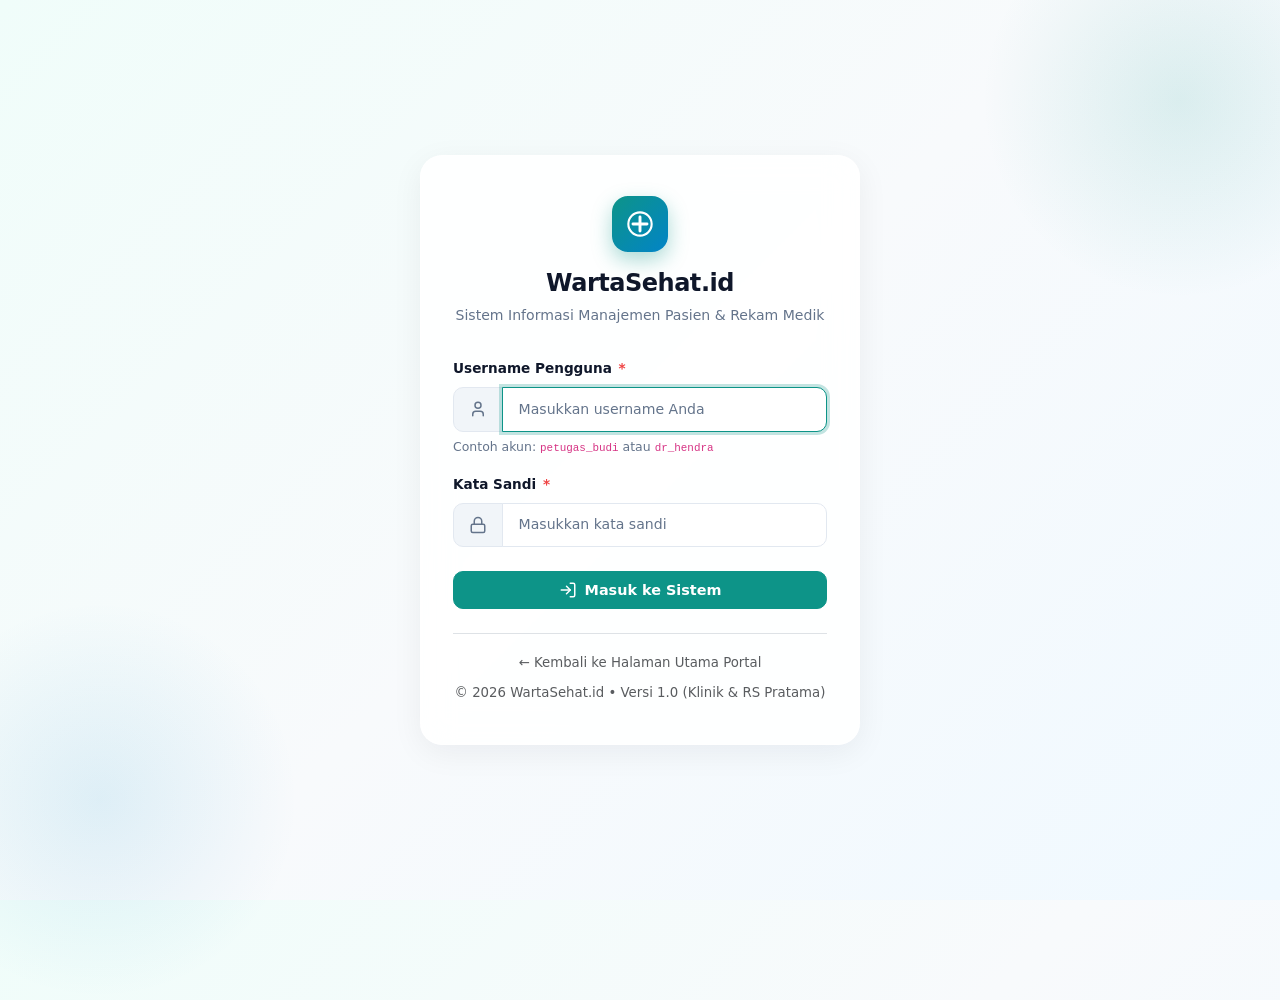
<file: frontend/pages/auth/login.html>
<!DOCTYPE html>
<html lang="id">
<head>
  <meta charset="UTF-8">
  <meta name="viewport" content="width=device-width, initial-scale=1.0">
  <title>Masuk ke Sistem - WartaSehat.id</title>
  <!-- Bootstrap 5 CSS CDN -->
  <link rel="stylesheet" href="https://cdn.jsdelivr.net/npm/bootstrap@5.3.3/dist/css/bootstrap.min.css">
  <!-- Local Custom CSS (Clean Clinical Minimalism with Soft Glassmorphism) -->
  <link rel="stylesheet" href="../../css/variables.css">
  <link rel="stylesheet" href="../../css/style.css">
  <link rel="stylesheet" href="../../css/responsive.css">
</head>
<body class="ws-auth-wrapper">

  <div class="ws-auth-card">
    <div class="ws-auth-header">
      <div class="ws-auth-logo">
        <!-- Medical Cross SVG Icon -->
        <svg width="28" height="28" viewBox="0 0 24 24" fill="none" stroke="currentColor" stroke-width="2.5" stroke-linecap="round" stroke-linejoin="round">
          <path d="M12 6v12M6 12h12"/>
          <circle cx="12" cy="12" r="10" stroke-width="1.8"/>
        </svg>
      </div>
      <h1 class="ws-auth-title">WartaSehat<span>.id</span></h1>
      <p class="ws-auth-subtitle">Sistem Informasi Manajemen Pasien & Rekam Medik</p>
    </div>

    <!-- Feedback Message Demonstration (Simulasi respons error dari Backend) -->
    <!-- Backend PHP dapat merender blok alert ini jika login gagal -->
    <div class="alert alert-danger d-none" role="alert" id="authErrorAlert">
      <div class="alert-icon">
        <svg width="20" height="20" viewBox="0 0 24 24" fill="none" stroke="currentColor" stroke-width="2" stroke-linecap="round" stroke-linejoin="round">
          <circle cx="12" cy="12" r="10"/>
          <line x1="12" y1="8" x2="12" y2="12"/>
          <line x1="12" y1="16" x2="12.01" y2="16"/>
        </svg>
      </div>
      <div class="alert-content">
        <div class="alert-title">Autentikasi Gagal</div>
        <div>Username atau kata sandi tidak sesuai. Silakan periksa kembali.</div>
      </div>
    </div>

    <!-- Formulir Login Utama (POST ke Backend PHP Native) -->
    <form action="../petugas/dashboard.html" method="POST" autocomplete="on">
      <div class="form-group mb-3">
        <label for="username" class="form-label">
          Username Pengguna <span class="required">*</span>
        </label>
        <div class="input-group">
          <span class="input-group-text">
            <svg width="18" height="18" viewBox="0 0 24 24" fill="none" stroke="currentColor" stroke-width="2" stroke-linecap="round" stroke-linejoin="round">
              <path d="M19 21v-2a4 4 0 0 0-4-4H9a4 4 0 0 0-4 4v2"/>
              <circle cx="12" cy="7" r="4"/>
            </svg>
          </span>
          <input 
            type="text" 
            class="form-control" 
            id="username" 
            name="username" 
            placeholder="Masukkan username Anda" 
            required 
            autofocus
            maxlength="50"
          >
        </div>
        <div class="form-text">Contoh akun: <code>petugas_budi</code> atau <code>dr_hendra</code></div>
      </div>

      <div class="form-group mb-4">
        <label for="password" class="form-label">
          Kata Sandi <span class="required">*</span>
        </label>
        <div class="input-group">
          <span class="input-group-text">
            <svg width="18" height="18" viewBox="0 0 24 24" fill="none" stroke="currentColor" stroke-width="2" stroke-linecap="round" stroke-linejoin="round">
              <rect x="3" y="11" width="18" height="11" rx="2" ry="2"/>
              <path d="M7 11V7a5 5 0 0 1 10 0v4"/>
            </svg>
          </span>
          <input 
            type="password" 
            class="form-control" 
            id="password" 
            name="password" 
            placeholder="Masukkan kata sandi" 
            required 
            minlength="4"
            maxlength="100"
          >
        </div>
      </div>

      <button type="submit" class="btn btn-primary w-100 py-2">
        <svg width="18" height="18" viewBox="0 0 24 24" fill="none" stroke="currentColor" stroke-width="2" stroke-linecap="round" stroke-linejoin="round">
          <path d="M15 3h4a2 2 0 0 1 2 2v14a2 2 0 0 1-2 2h-4"/>
          <polyline points="10 17 15 12 10 7"/>
          <line x1="15" y1="12" x2="3" y2="12"/>
        </svg>
        Masuk ke Sistem
      </button>
    </form>

    <div class="text-center mt-4 pt-3 border-top">
      <a href="../../index.html" class="text-muted small text-decoration-none">
        &larr; Kembali ke Halaman Utama Portal
      </a>
      <div class="text-muted small mt-2">
        &copy; 2026 WartaSehat.id &bull; Versi 1.0 (Klinik & RS Pratama)
      </div>
    </div>
  </div>

</body>
</html>
</file>
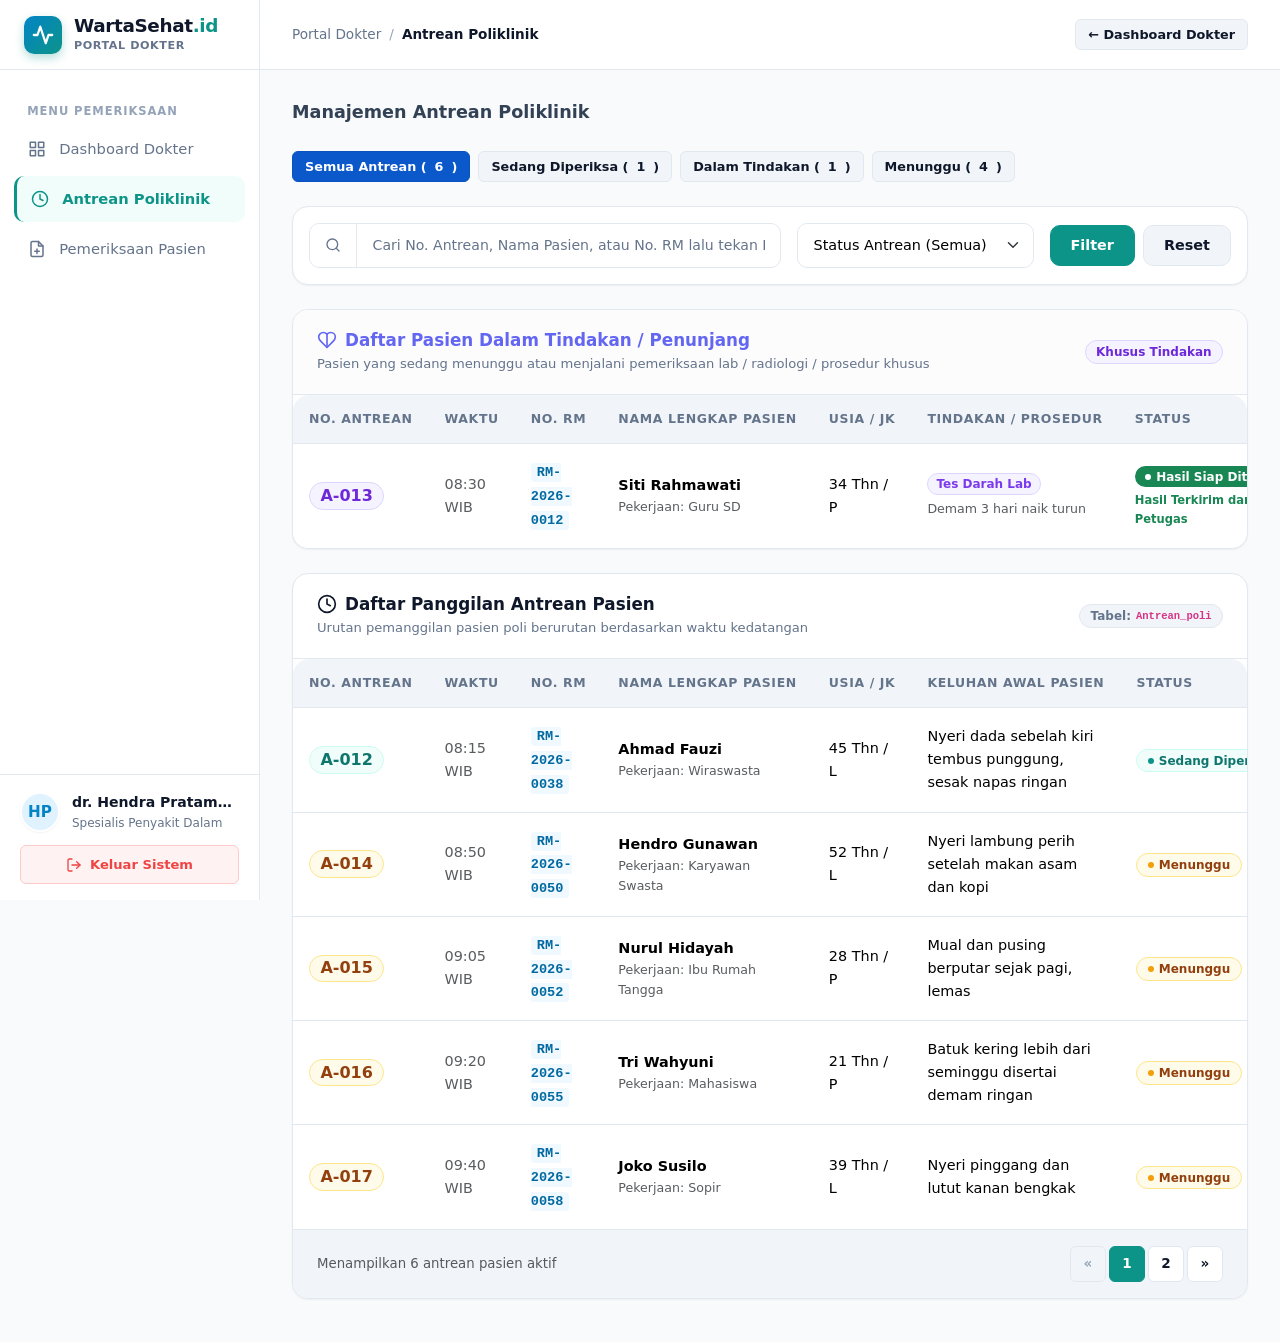
<file: frontend/pages/dokter/antrean-poli.html>
<!DOCTYPE html>
<html lang="id">
<head>
  <meta charset="UTF-8">
  <meta name="viewport" content="width=device-width, initial-scale=1.0">
  <title>Antrean Poliklinik - WartaSehat.id</title>
  <!-- Bootstrap 5 CSS CDN -->
  <link rel="stylesheet" href="https://cdn.jsdelivr.net/npm/bootstrap@5.3.3/dist/css/bootstrap.min.css">
  <!-- Local Custom CSS -->
  <link rel="stylesheet" href="../../css/variables.css">
  <link rel="stylesheet" href="../../css/style.css">
  <link rel="stylesheet" href="../../css/responsive.css">
</head>
<body>

  <!-- Pure CSS Mobile Sidebar Toggle Mechanism-->
  <input type="checkbox" id="sidebarToggle" class="sidebar-toggle-check visually-hidden">
  <label for="sidebarToggle" class="sidebar-overlay" aria-label="Tutup Menu"></label>

  <div class="ws-app-layout">
    <!-- Sidebar Navigation -->
    <aside class="ws-sidebar">
      <div class="ws-sidebar-brand">
        <div class="ws-brand-logo" style="background: linear-gradient(135deg, var(--ws-secondary) 0%, var(--ws-primary) 100%);">
          <svg width="22" height="22" viewBox="0 0 24 24" fill="none" stroke="currentColor" stroke-width="2.5" stroke-linecap="round" stroke-linejoin="round">
            <path d="M22 12h-4l-3 9L9 3l-3 9H2"/>
          </svg>
        </div>
        <div class="ws-brand-text">
          <div class="ws-brand-title">WartaSehat<span>.id</span></div>
          <div class="ws-brand-badge">Portal Dokter</div>
        </div>
      </div>

      <ul class="ws-sidebar-menu">
        <li class="ws-menu-header">Menu Pemeriksaan</li>
        <li class="ws-menu-item">
          <a href="dashboard.html" class="ws-menu-link">
            <span class="ws-menu-icon">
              <svg width="18" height="18" viewBox="0 0 24 24" fill="none" stroke="currentColor" stroke-width="2" stroke-linecap="round" stroke-linejoin="round">
                <rect x="3" y="3" width="7" height="7"/>
                <rect x="14" y="3" width="7" height="7"/>
                <rect x="14" y="14" width="7" height="7"/>
                <rect x="3" y="14" width="7" height="7"/>
              </svg>
            </span>
            <span>Dashboard Dokter</span>
          </a>
        </li>
        <li class="ws-menu-item">
          <a href="antrean-poli.html" class="ws-menu-link active">
            <span class="ws-menu-icon">
              <svg width="18" height="18" viewBox="0 0 24 24" fill="none" stroke="currentColor" stroke-width="2" stroke-linecap="round" stroke-linejoin="round">
                <circle cx="12" cy="12" r="10"/>
                <polyline points="12 6 12 12 16 14"/>
              </svg>
            </span>
            <span>Antrean Poliklinik</span>
          </a>
        </li>
        <li class="ws-menu-item">
          <a href="detail-pemeriksaan.html" class="ws-menu-link">
            <span class="ws-menu-icon">
              <svg width="18" height="18" viewBox="0 0 24 24" fill="none" stroke="currentColor" stroke-width="2" stroke-linecap="round" stroke-linejoin="round">
                <path d="M14 2H6a2 2 0 0 0-2 2v16a2 2 0 0 0 2 2h12a2 2 0 0 0 2-2V8z"/>
                <polyline points="14 2 14 8 20 8"/>
                <line x1="12" y1="18" x2="12" y2="12"/>
                <line x1="9" y1="15" x2="15" y2="15"/>
              </svg>
            </span>
            <span>Pemeriksaan Pasien</span>
          </a>
        </li>
      </ul>

      <div class="ws-sidebar-footer">
        <div class="ws-user-card">
          <div class="ws-user-avatar" style="background-color: var(--ws-secondary-light); color: var(--ws-secondary);">
            HP
          </div>
          <div class="ws-user-details">
            <div class="ws-user-name">dr. Hendra Pratama, Sp.PD</div>
            <span class="ws-user-role">Spesialis Penyakit Dalam</span>
          </div>
        </div>
        <a href="../auth/login.html" class="ws-logout-btn">
          <svg width="16" height="16" viewBox="0 0 24 24" fill="none" stroke="currentColor" stroke-width="2" stroke-linecap="round" stroke-linejoin="round">
            <path d="M9 21H5a2 2 0 0 1-2-2V5a2 2 0 0 1 2-2h4"/>
            <polyline points="16 17 21 12 16 7"/>
            <line x1="21" y1="12" x2="9" y2="12"/>
          </svg>
          Keluar Sistem
        </a>
      </div>
    </aside>

    <!-- Main Content Wrapper -->
    <div class="ws-main-wrapper">
      <!-- Topbar Header -->
      <header class="ws-topbar">
        <div class="ws-topbar-left">
          <label for="sidebarToggle" class="sidebar-toggle-btn" aria-label="Buka Menu">
            <svg width="20" height="20" viewBox="0 0 24 24" fill="none" stroke="currentColor" stroke-width="2" stroke-linecap="round" stroke-linejoin="round">
              <line x1="3" y1="12" x2="21" y2="12"/>
              <line x1="3" y1="6" x2="21" y2="6"/>
              <line x1="3" y1="18" x2="21" y2="18"/>
            </svg>
          </label>
          <nav class="ws-breadcrumb-nav" aria-label="Breadcrumb">
            <a href="dashboard.html" class="ws-parent">Portal Dokter</a>
            <span class="ws-separator">/</span>
            <span class="ws-current">Antrean Poliklinik</span>
          </nav>
        </div>

        <div class="ws-topbar-right">
          <a href="dashboard.html" class="btn btn-secondary btn-sm">
            &larr; Dashboard Dokter
          </a>
        </div>
      </header>

      <!-- Main Body Content -->
      <main class="ws-content-body">
        <div class="d-flex justify-content-between align-items-center mb-4 ws-page-header">
          <div>
            <h1 class="h3 fw-bold mb-1">Manajemen Antrean Poliklinik</h1>
          </div>
        </div>

        <!-- Filter Tab Links (Interactive Category Pills) -->
        <div class="d-flex gap-2 mb-4 flex-wrap" id="categoryTabContainer">
          <button type="button" class="btn btn-sm btn-primary category-tab-btn active" data-filter="all">
            Semua Antrean (<span id="count-all">6</span>)
          </button>
          <button type="button" class="btn btn-sm btn-secondary category-tab-btn" data-filter="Sedang Diperiksa">
            Sedang Diperiksa (<span id="count-periksa">1</span>)
          </button>
          <button type="button" class="btn btn-sm btn-secondary category-tab-btn" data-filter="Dalam Tindakan">
            Dalam Tindakan (<span id="count-tindakan">1</span>)
          </button>
          <button type="button" class="btn btn-sm btn-secondary category-tab-btn" data-filter="Menunggu">
            Menunggu (<span id="count-menunggu">4</span>)
          </button>
        </div>

        <!-- Search & Filter Bar -->
        <div class="ws-card mb-4">
          <div class="ws-card-body p-3">
            <form id="antreanFilterForm" action="antrean-poli.html" method="GET" class="d-flex gap-3 align-items-center flex-wrap ws-filter-bar">
              <div class="input-group" style="flex: 2; min-width: 250px;">
                <span class="input-group-text bg-white">
                  <svg width="16" height="16" viewBox="0 0 24 24" fill="none" stroke="currentColor" stroke-width="2" stroke-linecap="round" stroke-linejoin="round">
                    <circle cx="11" cy="11" r="8"/>
                    <line x1="21" y1="21" x2="16.65" y2="16.65"/>
                  </svg>
                </span>
                <input 
                  type="text" 
                  class="form-control" 
                  id="searchAntreanInput"
                  name="search" 
                  placeholder="Cari No. Antrean, Nama Pasien, atau No. RM lalu tekan Enter..." 
                  value=""
                >
              </div>

              <div style="flex: 1; min-width: 170px;">
                <select id="statusAntreanSelect" name="status" class="form-select">
                  <option value="">Status Antrean (Semua)</option>
                  <option value="Menunggu">Menunggu</option>
                  <option value="Sedang Diperiksa">Sedang Diperiksa</option>
                  <option value="Dalam Tindakan">Dalam Tindakan</option>
                </select>
              </div>

              <div class="d-flex gap-2">
                <button type="submit" class="btn btn-primary">Filter</button>
                <button type="button" id="resetFilterBtn" class="btn btn-secondary">Reset</button>
              </div>
            </form>
          </div>
        </div>

        <!-- Section 1: Daftar Pasien Dalam Tindakan / Penunjang (Dipisah Tersendiri) -->
        <div class="ws-card mb-4" id="section-antrean-tindakan">
          <div class="ws-card-header bg-light-subtle">
            <div>
              <h2 class="ws-card-title text-purple" style="color: #6366f1;">
                <svg width="20" height="20" viewBox="0 0 24 24" fill="none" stroke="currentColor" stroke-width="2" stroke-linecap="round" stroke-linejoin="round">
                  <path d="M19 14c1.49-1.46 3-3.21 3-5.5A5.5 5.5 0 0 0 16.5 3c-1.76 0-3 .5-4.5 2-1.5-1.5-2.74-2-4.5-2A5.5 5.5 0 0 0 2 8.5c0 2.3 1.5 4.05 3 5.5l7 7Z"/>
                  <path d="M12 5v14"/>
                </svg>
                Daftar Pasien Dalam Tindakan / Penunjang
              </h2>
              <div class="ws-card-subtitle">Pasien yang sedang menunggu atau menjalani pemeriksaan lab / radiologi / prosedur khusus</div>
            </div>
            <div class="ws-card-actions">
              <span class="badge badge-tindakan">Khusus Tindakan</span>
            </div>
          </div>

          <div class="table-responsive">
            <table class="table ws-table align-middle" id="table-tindakan">
              <thead>
                <tr>
                  <th style="width: 110px;">No. Antrean</th>
                  <th style="width: 90px;">Waktu</th>
                  <th style="width: 140px;">No. RM</th>
                  <th>Nama Lengkap Pasien</th>
                  <th>Usia / JK</th>
                  <th>Tindakan / Prosedur</th>
                  <th>Status</th>
                  <th class="text-center" style="width: 220px;">Aksi Pemeriksaan</th>
                </tr>
              </thead>
              <tbody>
                <!-- 1. Dalam Tindakan: Siti Rahmawati -->
                <tr class="antrean-item-row" data-status="Dalam Tindakan" data-search="a-013 siti rahmawati rm-2026-0012 guru sd demam tes darah lab">
                  <td>
                    <span class="badge badge-tindakan fw-bold fs-6">A-013</span>
                  </td>
                  <td class="text-muted small">08:30 WIB</td>
                  <td>
                    <span class="cell-code">RM-2026-0012</span>
                  </td>
                  <td>
                    <div class="fw-bold">Siti Rahmawati</div>
                    <div class="text-muted small">Pekerjaan: Guru SD</div>
                  </td>
                  <td>34 Thn / P</td>
                  <td class="small">
                    <span class="badge bg-purple-subtle text-purple fw-semibold p-1 px-2 border" style="background-color: #f5f3ff; color: #7c3aed; border-color: #ddd6fe !important;">
                      Tes Darah Lab
                    </span>
                    <div class="text-muted small mt-1">Demam 3 hari naik turun</div>
                  </td>
                  <td>
                    <span class="badge bg-success text-white">
                      <span class="status-dot bg-white"></span> Hasil Siap Ditinjau
                    </span>
                    <div class="text-success small mt-1 fw-semibold" style="font-size: 0.72rem;">Hasil Terkirim dari Petugas</div>
                  </td>
                  <td class="text-center">
                    <div class="d-flex justify-content-center gap-1">
                      <a href="detail-pemeriksaan.html" class="btn btn-sm btn-primary" title="Tinjau Hasil & Selesaikan">
                        Tinjau & Selesaikan
                      </a>
                    </div>
                  </td>
                </tr>
              </tbody>
            </table>
          </div>
        </div>

        <!-- Section 2: Queue Management Table (Antrean Utama Poliklinik) -->
        <div class="ws-card" id="section-antrean-utama">
          <div class="ws-card-header">
            <div>
              <h2 class="ws-card-title">
                <svg width="20" height="20" viewBox="0 0 24 24" fill="none" stroke="currentColor" stroke-width="2" stroke-linecap="round" stroke-linejoin="round">
                  <circle cx="12" cy="12" r="10"/>
                  <polyline points="12 6 12 12 16 14"/>
                </svg>
                Daftar Panggilan Antrean Pasien
              </h2>
              <div class="ws-card-subtitle">Urutan pemanggilan pasien poli berurutan berdasarkan waktu kedatangan</div>
            </div>
            <div class="ws-card-actions">
              <span class="badge badge-secondary">Tabel: <code>antrean_poli</code></span>
            </div>
          </div>

          <div class="table-responsive">
            <table class="table ws-table align-middle" id="table-utama">
              <thead>
                <tr>
                  <th style="width: 110px;">No. Antrean</th>
                  <th style="width: 90px;">Waktu</th>
                  <th style="width: 140px;">No. RM</th>
                  <th>Nama Lengkap Pasien</th>
                  <th>Usia / JK</th>
                  <th>Keluhan Awal Pasien</th>
                  <th>Status</th>
                  <th class="text-center" style="width: 220px;">Aksi Pemeriksaan</th>
                </tr>
              </thead>
              <tbody>
                <!-- 1. Sedang Diperiksa -->
                <tr class="table-primary-subtle antrean-item-row" data-status="Sedang Diperiksa" data-search="a-012 ahmad fauzi rm-2026-0038 wiraswasta nyeri dada">
                  <td>
                    <span class="badge badge-primary fw-bold fs-6">A-012</span>
                  </td>
                  <td class="text-muted small">08:15 WIB</td>
                  <td>
                    <span class="cell-code">RM-2026-0038</span>
                  </td>
                  <td>
                    <div class="fw-bold">Ahmad Fauzi</div>
                    <div class="text-muted small">Pekerjaan: Wiraswasta</div>
                  </td>
                  <td>45 Thn / L</td>
                  <td class="small">Nyeri dada sebelah kiri tembus punggung, sesak napas ringan</td>
                  <td>
                    <span class="badge badge-primary">
                      <span class="status-dot"></span> Sedang Diperiksa
                    </span>
                  </td>
                  <td class="text-center">
                    <div class="d-flex justify-content-center gap-1">
                      <a href="detail-pemeriksaan.html" class="btn btn-sm btn-primary">
                        Input Rekam Medik &rarr;
                      </a>
                    </div>
                  </td>
                </tr>

                <!-- 2. Menunggu: Hendro Gunawan -->
                <tr class="antrean-item-row" data-status="Menunggu" data-search="a-014 hendro gunawan rm-2026-0050 karyawan swasta nyeri lambung">
                  <td>
                    <span class="badge badge-warning fw-bold fs-6">A-014</span>
                  </td>
                  <td class="text-muted small">08:50 WIB</td>
                  <td>
                    <span class="cell-code">RM-2026-0050</span>
                  </td>
                  <td>
                    <div class="fw-bold">Hendro Gunawan</div>
                    <div class="text-muted small">Pekerjaan: Karyawan Swasta</div>
                  </td>
                  <td>52 Thn / L</td>
                  <td class="small">Nyeri lambung perih setelah makan asam dan kopi</td>
                  <td>
                    <span class="badge badge-warning">
                      <span class="status-dot"></span> Menunggu
                    </span>
                  </td>
                  <td class="text-center">
                    <div class="d-flex justify-content-center gap-1">
                      <a href="detail-pemeriksaan.html" class="btn btn-sm btn-outline-primary">
                        Panggil & Periksa
                      </a>
                      <a href="#modal-lewati-antrean" class="btn btn-sm btn-secondary">
                        Lewati
                      </a>
                    </div>
                  </td>
                </tr>

                <!-- 3. Menunggu: Nurul Hidayah -->
                <tr class="antrean-item-row" data-status="Menunggu" data-search="a-015 nurul hidayah rm-2026-0052 ibu rumah tangga mual pusing">
                  <td>
                    <span class="badge badge-warning fw-bold fs-6">A-015</span>
                  </td>
                  <td class="text-muted small">09:05 WIB</td>
                  <td>
                    <span class="cell-code">RM-2026-0052</span>
                  </td>
                  <td>
                    <div class="fw-bold">Nurul Hidayah</div>
                    <div class="text-muted small">Pekerjaan: Ibu Rumah Tangga</div>
                  </td>
                  <td>28 Thn / P</td>
                  <td class="small">Mual dan pusing berputar sejak pagi, lemas</td>
                  <td>
                    <span class="badge badge-warning">
                      <span class="status-dot"></span> Menunggu
                    </span>
                  </td>
                  <td class="text-center">
                    <div class="d-flex justify-content-center gap-1">
                      <a href="detail-pemeriksaan.html" class="btn btn-sm btn-outline-primary">
                        Panggil & Periksa
                      </a>
                      <a href="#modal-lewati-antrean" class="btn btn-sm btn-secondary">
                        Lewati
                      </a>
                    </div>
                  </td>
                </tr>

                <!-- 4. Menunggu: Tri Wahyuni -->
                <tr class="antrean-item-row" data-status="Menunggu" data-search="a-016 tri wahyuni rm-2026-0055 mahasiswa batuk kering demam">
                  <td>
                    <span class="badge badge-warning fw-bold fs-6">A-016</span>
                  </td>
                  <td class="text-muted small">09:20 WIB</td>
                  <td>
                    <span class="cell-code">RM-2026-0055</span>
                  </td>
                  <td>
                    <div class="fw-bold">Tri Wahyuni</div>
                    <div class="text-muted small">Pekerjaan: Mahasiswa</div>
                  </td>
                  <td>21 Thn / P</td>
                  <td class="small">Batuk kering lebih dari seminggu disertai demam ringan</td>
                  <td>
                    <span class="badge badge-warning">
                      <span class="status-dot"></span> Menunggu
                    </span>
                  </td>
                  <td class="text-center">
                    <div class="d-flex justify-content-center gap-1">
                      <a href="detail-pemeriksaan.html" class="btn btn-sm btn-outline-primary">
                        Panggil & Periksa
                      </a>
                      <a href="#modal-lewati-antrean" class="btn btn-sm btn-secondary">
                        Lewati
                      </a>
                    </div>
                  </td>
                </tr>

                <!-- 5. Menunggu: Joko Susilo -->
                <tr class="antrean-item-row" data-status="Menunggu" data-search="a-017 joko susilo rm-2026-0058 sopir nyeri pinggang lutut bengkak">
                  <td>
                    <span class="badge badge-warning fw-bold fs-6">A-017</span>
                  </td>
                  <td class="text-muted small">09:40 WIB</td>
                  <td>
                    <span class="cell-code">RM-2026-0058</span>
                  </td>
                  <td>
                    <div class="fw-bold">Joko Susilo</div>
                    <div class="text-muted small">Pekerjaan: Sopir</div>
                  </td>
                  <td>39 Thn / L</td>
                  <td class="small">Nyeri pinggang dan lutut kanan bengkak</td>
                  <td>
                    <span class="badge badge-warning">
                      <span class="status-dot"></span> Menunggu
                    </span>
                  </td>
                  <td class="text-center">
                    <div class="d-flex justify-content-center gap-1">
                      <a href="detail-pemeriksaan.html" class="btn btn-sm btn-outline-primary">
                        Panggil & Periksa
                      </a>
                      <a href="#modal-lewati-antrean" class="btn btn-sm btn-secondary">
                        Lewati
                      </a>
                    </div>
                  </td>
                </tr>
              </tbody>
            </table>
          </div>

          <div class="ws-card-footer" id="antrean-footer-info">
            <div class="text-muted small" id="footer-text">
              Menampilkan 5 antrean pasien aktif di Poli Penyakit Dalam hari ini
            </div>
            <!-- Pagination Controls (Pure HTML Links) -->
            <ul class="pagination">
              <li class="page-item disabled"><a class="page-link" href="#">&laquo;</a></li>
              <li class="page-item active"><a class="page-link" href="#">1</a></li>
              <li class="page-item"><a class="page-link" href="#">2</a></li>
              <li class="page-item"><a class="page-link" href="#">&raquo;</a></li>
            </ul>
          </div>
        </div>

      </main>
    </div>
  </div>

  <!-- Pure CSS Modal: Lewati Antrean Pasien (NO JAVASCRIPT NEEDED, uses :target) -->
  <div id="modal-lewati-antrean" class="ws-modal-overlay">
    <div class="ws-modal-box">
      <div class="ws-modal-icon-danger" style="background-color: var(--ws-warning-bg); color: var(--ws-warning);">
        <svg width="28" height="28" viewBox="0 0 24 24" fill="none" stroke="currentColor" stroke-width="2" stroke-linecap="round" stroke-linejoin="round">
          <circle cx="12" cy="12" r="10"/>
          <line x1="12" y1="8" x2="12" y2="12"/>
          <line x1="12" y1="16" x2="12.01" y2="16"/>
        </svg>
      </div>
      <h3 class="ws-modal-title">Lewati Antrean Pasien?</h3>
      <p class="ws-modal-desc">
        Pasien akan dipindahkan sementara ke urutan panggilan berikutnya apabila belum berada di ruang tunggu poliklinik.
      </p>

      <form action="antrean-poli.html" method="POST">
        <input type="hidden" name="action" value="skip_queue">
        <input type="hidden" name="id_antrean" value="2">
        <div class="ws-modal-actions">
          <a href="#" class="btn btn-secondary">Batal</a>
          <button type="submit" class="btn btn-primary">Ya, Lewati Antrean</button>
        </div>
      </form>
    </div>
  </div>

  <script>
    document.addEventListener('DOMContentLoaded', function () {
      const form = document.getElementById('antreanFilterForm');
      const searchInput = document.getElementById('searchAntreanInput');
      const statusSelect = document.getElementById('statusAntreanSelect');
      const resetBtn = document.getElementById('resetFilterBtn');
      const tabBtns = document.querySelectorAll('.category-tab-btn');
      
      const secTindakan = document.getElementById('section-antrean-tindakan');
      const secUtama = document.getElementById('section-antrean-utama');
      const tbodyTindakan = document.querySelector('#table-tindakan tbody');
      const tbodyUtama = document.querySelector('#table-utama tbody');
      const footerText = document.getElementById('footer-text');

      let currentTab = 'all';

      function createEmptyRow(colSpan, message, desc) {
        return `
          <tr class="empty-state-row">
            <td colspan="${colSpan}" class="text-center py-5">
              <div class="ws-empty-state">
                <div class="ws-empty-icon">
                  <svg width="24" height="24" viewBox="0 0 24 24" fill="none" stroke="currentColor" stroke-width="2">
                    <circle cx="11" cy="11" r="8"/>
                    <line x1="21" y1="21" x2="16.65" y2="16.65"/>
                  </svg>
                </div>
                <div class="ws-empty-title">${message || 'Tidak ada data antrean'}</div>
                <div class="ws-empty-desc">${desc || 'Tidak ada pasien dalam kategori atau kriteria pencarian ini.'}</div>
              </div>
            </td>
          </tr>
        `;
      }

      function filterRows() {
        const query = (searchInput.value || '').trim().toLowerCase();
        const selectedStatus = statusSelect.value;
        const activeFilter = currentTab !== 'all' ? currentTab : selectedStatus;

        let visibleUtamaCount = 0;
        let visibleTindakanCount = 0;

        // Filter Rows in Section Tindakan
        const rowsTindakan = tbodyTindakan.querySelectorAll('.antrean-item-row');
        tbodyTindakan.querySelectorAll('.empty-state-row').forEach(el => el.remove());

        rowsTindakan.forEach(row => {
          const rowStatus = row.getAttribute('data-status');
          const rowSearch = (row.getAttribute('data-search') || '').toLowerCase();
          const matchQuery = !query || rowSearch.includes(query);
          const matchStatus = !activeFilter || rowStatus.toLowerCase() === activeFilter.toLowerCase();

          if (matchQuery && matchStatus) {
            row.style.display = '';
            visibleTindakanCount++;
          } else {
            row.style.display = 'none';
          }
        });

        // Filter Rows in Section Utama
        const rowsUtama = tbodyUtama.querySelectorAll('.antrean-item-row');
        tbodyUtama.querySelectorAll('.empty-state-row').forEach(el => el.remove());

        rowsUtama.forEach(row => {
          const rowStatus = row.getAttribute('data-status');
          const rowSearch = (row.getAttribute('data-search') || '').toLowerCase();
          const matchQuery = !query || rowSearch.includes(query);
          const matchStatus = !activeFilter || rowStatus.toLowerCase() === activeFilter.toLowerCase();

          if (matchQuery && matchStatus) {
            row.style.display = '';
            visibleUtamaCount++;
          } else {
            row.style.display = 'none';
          }
        });

        // Tampilkan/Sembunyikan Section berdasarkan Tab aktif
        if (activeFilter === 'Dalam Tindakan') {
          secTindakan.style.display = '';
          secUtama.style.display = 'none';
        } else if (activeFilter === 'Sedang Diperiksa' || activeFilter === 'Menunggu') {
          secTindakan.style.display = 'none';
          secUtama.style.display = '';
        } else {
          secTindakan.style.display = '';
          secUtama.style.display = '';
        }

        // Handle Empty States
        if (secTindakan.style.display !== 'none' && visibleTindakanCount === 0) {
          tbodyTindakan.insertAdjacentHTML('beforeend', createEmptyRow(8, query ? 'Data tidak ditemukan' : 'Tidak ada data antrean tindakan', 'Tidak ada antrean dalam proses tindakan saat ini.'));
        }

        if (secUtama.style.display !== 'none' && visibleUtamaCount === 0) {
          tbodyUtama.insertAdjacentHTML('beforeend', createEmptyRow(8, query ? 'Data tidak ditemukan' : 'Tidak ada data antrean', 'Tidak ada pasien dalam kategori atau kriteria pencarian ini.'));
        }

        const totalVisible = (secTindakan.style.display !== 'none' ? visibleTindakanCount : 0) + 
                             (secUtama.style.display !== 'none' ? visibleUtamaCount : 0);
        
        if (footerText) {
          footerText.textContent = `Menampilkan ${totalVisible} antrean pasien aktif`;
        }
      }

      // Tab Buttons Click
      tabBtns.forEach(btn => {
        btn.addEventListener('click', function () {
          tabBtns.forEach(b => {
            b.classList.remove('btn-primary', 'active');
            b.classList.add('btn-secondary');
          });
          this.classList.remove('btn-secondary');
          this.classList.add('btn-primary', 'active');

          currentTab = this.getAttribute('data-filter');
          if (currentTab !== 'all') {
            statusSelect.value = currentTab;
          } else {
            statusSelect.value = '';
          }
          filterRows();
        });
      });

      // Form Search & Enter
      form.addEventListener('submit', function (e) {
        e.preventDefault();
        filterRows();
      });

      searchInput.addEventListener('keydown', function (e) {
        if (e.key === 'Enter') {
          e.preventDefault();
          filterRows();
        }
      });

      statusSelect.addEventListener('change', function () {
        const val = this.value;
        currentTab = val || 'all';
        tabBtns.forEach(b => {
          if (b.getAttribute('data-filter') === (val || 'all')) {
            b.classList.remove('btn-secondary');
            b.classList.add('btn-primary', 'active');
          } else {
            b.classList.remove('btn-primary', 'active');
            b.classList.add('btn-secondary');
          }
        });
        filterRows();
      });

      resetBtn.addEventListener('click', function () {
        searchInput.value = '';
        statusSelect.value = '';
        currentTab = 'all';
        tabBtns.forEach(b => {
          if (b.getAttribute('data-filter') === 'all') {
            b.classList.remove('btn-secondary');
            b.classList.add('btn-primary', 'active');
          } else {
            b.classList.remove('btn-primary', 'active');
            b.classList.add('btn-secondary');
          }
        });
        filterRows();
      });

      // Initial filter run
      filterRows();
    });
  </script>
</body>
</html>
</file>
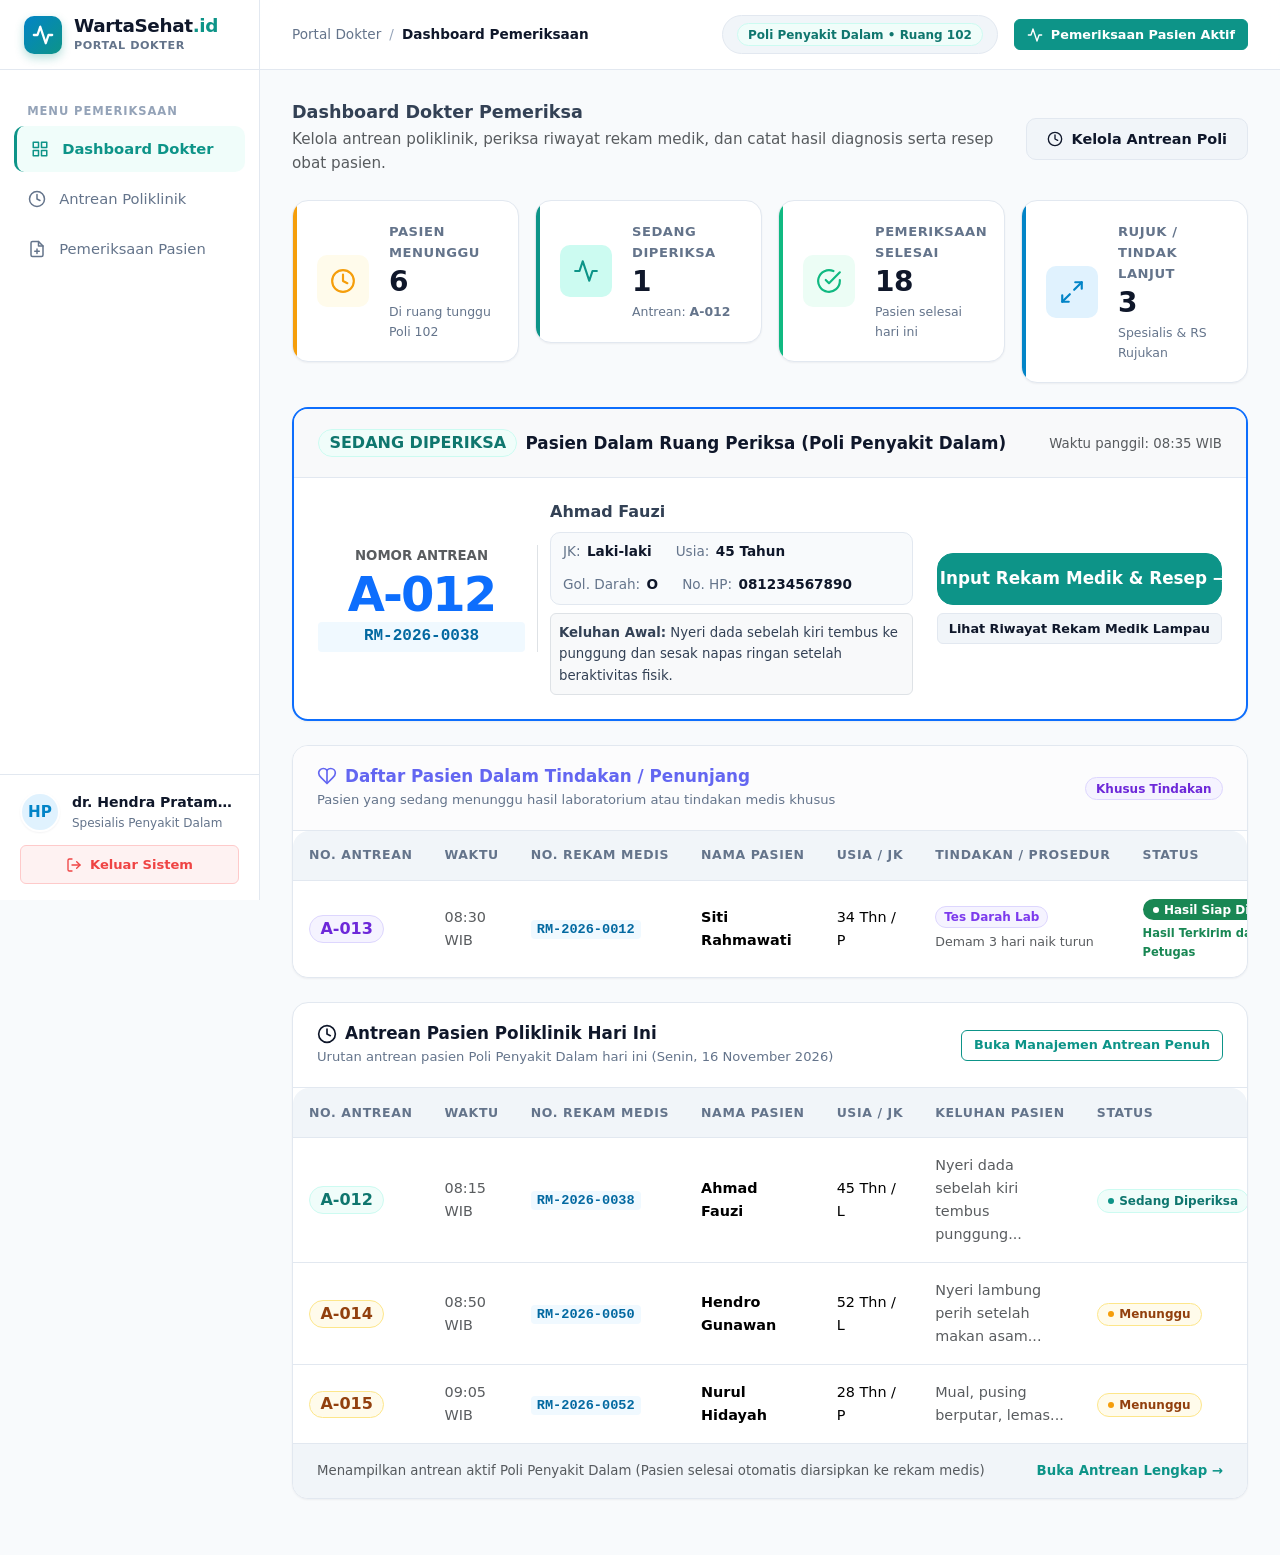
<file: frontend/pages/dokter/dashboard.html>
<!DOCTYPE html>
<html lang="id">
<head>
  <meta charset="UTF-8">
  <meta name="viewport" content="width=device-width, initial-scale=1.0">
  <title>Dashboard Dokter - WartaSehat.id</title>
  <!-- Bootstrap 5 CSS CDN -->
  <link rel="stylesheet" href="https://cdn.jsdelivr.net/npm/bootstrap@5.3.3/dist/css/bootstrap.min.css">
  <!-- Local Custom CSS -->
  <link rel="stylesheet" href="../../css/variables.css">
  <link rel="stylesheet" href="../../css/style.css">
  <link rel="stylesheet" href="../../css/responsive.css">
</head>
<body>

  <!-- Pure CSS Mobile Sidebar Toggle Mechanism -->
  <input type="checkbox" id="sidebarToggle" class="sidebar-toggle-check visually-hidden">
  <label for="sidebarToggle" class="sidebar-overlay" aria-label="Tutup Menu"></label>

  <div class="ws-app-layout">
    <!-- Sidebar Navigation -->
    <aside class="ws-sidebar">
      <div class="ws-sidebar-brand">
        <div class="ws-brand-logo" style="background: linear-gradient(135deg, var(--ws-secondary) 0%, var(--ws-primary) 100%);">
          <svg width="22" height="22" viewBox="0 0 24 24" fill="none" stroke="currentColor" stroke-width="2.5" stroke-linecap="round" stroke-linejoin="round">
            <path d="M22 12h-4l-3 9L9 3l-3 9H2"/>
          </svg>
        </div>
        <div class="ws-brand-text">
          <div class="ws-brand-title">WartaSehat<span>.id</span></div>
          <div class="ws-brand-badge">Portal Dokter</div>
        </div>
      </div>

      <ul class="ws-sidebar-menu">
        <li class="ws-menu-header">Menu Pemeriksaan</li>
        <li class="ws-menu-item">
          <a href="dashboard.html" class="ws-menu-link active">
            <span class="ws-menu-icon">
              <svg width="18" height="18" viewBox="0 0 24 24" fill="none" stroke="currentColor" stroke-width="2" stroke-linecap="round" stroke-linejoin="round">
                <rect x="3" y="3" width="7" height="7"/>
                <rect x="14" y="3" width="7" height="7"/>
                <rect x="14" y="14" width="7" height="7"/>
                <rect x="3" y="14" width="7" height="7"/>
              </svg>
            </span>
            <span>Dashboard Dokter</span>
          </a>
        </li>
        <li class="ws-menu-item">
          <a href="antrean-poli.html" class="ws-menu-link">
            <span class="ws-menu-icon">
              <svg width="18" height="18" viewBox="0 0 24 24" fill="none" stroke="currentColor" stroke-width="2" stroke-linecap="round" stroke-linejoin="round">
                <circle cx="12" cy="12" r="10"/>
                <polyline points="12 6 12 12 16 14"/>
              </svg>
            </span>
            <span>Antrean Poliklinik</span>
          </a>
        </li>
        <li class="ws-menu-item">
          <a href="detail-pemeriksaan.html" class="ws-menu-link">
            <span class="ws-menu-icon">
              <svg width="18" height="18" viewBox="0 0 24 24" fill="none" stroke="currentColor" stroke-width="2" stroke-linecap="round" stroke-linejoin="round">
                <path d="M14 2H6a2 2 0 0 0-2 2v16a2 2 0 0 0 2 2h12a2 2 0 0 0 2-2V8z"/>
                <polyline points="14 2 14 8 20 8"/>
                <line x1="12" y1="18" x2="12" y2="12"/>
                <line x1="9" y1="15" x2="15" y2="15"/>
              </svg>
            </span>
            <span>Pemeriksaan Pasien</span>
          </a>
        </li>
      </ul>

      <div class="ws-sidebar-footer">
        <div class="ws-user-card">
          <div class="ws-user-avatar" style="background-color: var(--ws-secondary-light); color: var(--ws-secondary);">
            HP
          </div>
          <div class="ws-user-details">
            <div class="ws-user-name">dr. Hendra Pratama, Sp.PD</div>
            <span class="ws-user-role">Spesialis Penyakit Dalam</span>
          </div>
        </div>
        <a href="../auth/login.html" class="ws-logout-btn">
          <svg width="16" height="16" viewBox="0 0 24 24" fill="none" stroke="currentColor" stroke-width="2" stroke-linecap="round" stroke-linejoin="round">
            <path d="M9 21H5a2 2 0 0 1-2-2V5a2 2 0 0 1 2-2h4"/>
            <polyline points="16 17 21 12 16 7"/>
            <line x1="21" y1="12" x2="9" y2="12"/>
          </svg>
          Keluar Sistem
        </a>
      </div>
    </aside>

    <!-- Main Content Wrapper -->
    <div class="ws-main-wrapper">
      <!-- Topbar Header -->
      <header class="ws-topbar">
        <div class="ws-topbar-left">
          <label for="sidebarToggle" class="sidebar-toggle-btn" aria-label="Buka Menu">
            <svg width="20" height="20" viewBox="0 0 24 24" fill="none" stroke="currentColor" stroke-width="2" stroke-linecap="round" stroke-linejoin="round">
              <line x1="3" y1="12" x2="21" y2="12"/>
              <line x1="3" y1="6" x2="21" y2="6"/>
              <line x1="3" y1="18" x2="21" y2="18"/>
            </svg>
          </label>
          <nav class="ws-breadcrumb-nav" aria-label="Breadcrumb">
            <span class="ws-parent">Portal Dokter</span>
            <span class="ws-separator">/</span>
            <span class="ws-current">Dashboard Pemeriksaan</span>
          </nav>
        </div>

        <div class="ws-topbar-right">
          <div class="ws-system-date">
            <span class="badge badge-primary">Poli Penyakit Dalam &bull; Ruang 102</span>
          </div>
          <a href="detail-pemeriksaan.html" class="btn btn-primary btn-sm">
            <svg width="16" height="16" viewBox="0 0 24 24" fill="none" stroke="currentColor" stroke-width="2" stroke-linecap="round" stroke-linejoin="round">
              <path d="M22 12h-4l-3 9L9 3l-3 9H2"/>
            </svg>
            <span>Pemeriksaan Pasien Aktif</span>
          </a>
        </div>
      </header>

      <!-- Main Body Content -->
      <main class="ws-content-body">
        <div class="d-flex justify-content-between align-items-center mb-4 ws-page-header">
          <div>
            <h1 class="h3 fw-bold mb-1">Dashboard Dokter Pemeriksa</h1>
            <p class="text-muted mb-0">Kelola antrean poliklinik, periksa riwayat rekam medik, dan catat hasil diagnosis serta resep obat pasien.</p>
          </div>
          <div class="ws-header-actions">
            <a href="antrean-poli.html" class="btn btn-secondary">
              <svg width="16" height="16" viewBox="0 0 24 24" fill="none" stroke="currentColor" stroke-width="2" stroke-linecap="round" stroke-linejoin="round">
                <circle cx="12" cy="12" r="10"/>
                <polyline points="12 6 12 12 16 14"/>
              </svg>
              Kelola Antrean Poli
            </a>
          </div>
        </div>

        <!-- 4 KPI Metrics Stats Grid -->
        <div class="row g-3 mb-4 ws-stats-grid">
          <div class="col-12 col-sm-6 col-xl-3">
            <div class="ws-stat-card variant-warning">
              <div class="ws-stat-icon-wrap">
                <svg width="26" height="26" viewBox="0 0 24 24" fill="none" stroke="currentColor" stroke-width="2" stroke-linecap="round" stroke-linejoin="round">
                  <circle cx="12" cy="12" r="10"/>
                  <polyline points="12 6 12 12 16 14"/>
                </svg>
              </div>
              <div class="ws-stat-info">
                <div class="ws-stat-label">Pasien Menunggu</div>
                <div class="ws-stat-value">6</div>
                <div class="ws-stat-desc">Di ruang tunggu Poli 102</div>
              </div>
            </div>
          </div>

          <div class="col-12 col-sm-6 col-xl-3">
            <div class="ws-stat-card">
              <div class="ws-stat-icon-wrap">
                <svg width="26" height="26" viewBox="0 0 24 24" fill="none" stroke="currentColor" stroke-width="2" stroke-linecap="round" stroke-linejoin="round">
                  <path d="M22 12h-4l-3 9L9 3l-3 9H2"/>
                </svg>
              </div>
              <div class="ws-stat-info">
                <div class="ws-stat-label">Sedang Diperiksa</div>
                <div class="ws-stat-value">1</div>
                <div class="ws-stat-desc">Antrean: <strong>A-012</strong></div>
              </div>
            </div>
          </div>

          <div class="col-12 col-sm-6 col-xl-3">
            <div class="ws-stat-card variant-success">
              <div class="ws-stat-icon-wrap">
                <svg width="26" height="26" viewBox="0 0 24 24" fill="none" stroke="currentColor" stroke-width="2" stroke-linecap="round" stroke-linejoin="round">
                  <path d="M22 11.08V12a10 10 0 1 1-5.93-9.14"/>
                  <polyline points="22 4 12 14.01 9 11.01"/>
                </svg>
              </div>
              <div class="ws-stat-info">
                <div class="ws-stat-label">Pemeriksaan Selesai</div>
                <div class="ws-stat-value">18</div>
                <div class="ws-stat-desc">Pasien selesai hari ini</div>
              </div>
            </div>
          </div>

          <div class="col-12 col-sm-6 col-xl-3">
            <div class="ws-stat-card variant-secondary">
              <div class="ws-stat-icon-wrap">
                <svg width="26" height="26" viewBox="0 0 24 24" fill="none" stroke="currentColor" stroke-width="2" stroke-linecap="round" stroke-linejoin="round">
                  <polyline points="15 3 21 3 21 9"/>
                  <polyline points="9 21 3 21 3 15"/>
                  <line x1="21" y1="3" x2="14" y2="10"/>
                  <line x1="3" y1="21" x2="10" y2="14"/>
                </svg>
              </div>
              <div class="ws-stat-info">
                <div class="ws-stat-label">Rujuk / Tindak Lanjut</div>
                <div class="ws-stat-value">3</div>
                <div class="ws-stat-desc">Spesialis & RS Rujukan</div>
              </div>
            </div>
          </div>
        </div>

        <!-- Spotlight Card: Pasien yang Sedang Diperiksa Saat Ini -->
        <div class="ws-card mb-4 border-2 border-primary">
          <div class="ws-card-header bg-light">
            <div class="d-flex align-items-center gap-2">
              <span class="badge badge-primary fs-6 fw-bold">SEDANG DIPERIKSA</span>
              <h2 class="ws-card-title mb-0">Pasien Dalam Ruang Periksa (Poli Penyakit Dalam)</h2>
            </div>
            <span class="text-muted small">Waktu panggil: 08:35 WIB</span>
          </div>
          <div class="ws-card-body p-4">
            <div class="row align-items-center g-4">
              <div class="col-12 col-md-3 text-center border-end">
                <div class="text-uppercase small fw-bold text-muted">Nomor Antrean</div>
                <div class="ws-queue-number my-1 text-primary">A-012</div>
                <div class="cell-code fs-6">RM-2026-0038</div>
              </div>
              <div class="col-12 col-md-5">
                <h3 class="h4 fw-bold mb-1">Ahmad Fauzi</h3>
                <!-- Patient Identity List -->
                <div class="ws-identity-list mb-2">
                  <div class="ws-identity-item">
                    <span class="ws-identity-label">JK:</span>
                    <span class="ws-identity-val">Laki-laki</span>
                  </div>
                  <div class="ws-identity-item">
                    <span class="ws-identity-label">Usia:</span>
                    <span class="ws-identity-val">45 Tahun</span>
                  </div>
                  <div class="ws-identity-item">
                    <span class="ws-identity-label">Gol. Darah:</span>
                    <span class="ws-identity-val">O</span>
                  </div>
                  <div class="ws-identity-item">
                    <span class="ws-identity-label">No. HP:</span>
                    <span class="ws-identity-val">081234567890</span>
                  </div>
                </div>
                <div class="p-2 bg-light rounded border small">
                  <strong>Keluhan Awal:</strong> Nyeri dada sebelah kiri tembus ke punggung dan sesak napas ringan setelah beraktivitas fisik.
                </div>
              </div>
              <div class="col-12 col-md-4 text-md-end">
                <a href="detail-pemeriksaan.html" class="btn btn-primary btn-lg w-100 mb-2">
                  <svg width="18" height="18" viewBox="0 0 24 24" fill="none" stroke="currentColor" stroke-width="2" stroke-linecap="round" stroke-linejoin="round">
                    <path d="M14 2H6a2 2 0 0 0-2 2v16a2 2 0 0 0 2 2h12a2 2 0 0 0 2-2V8z"/>
                    <polyline points="14 2 14 8 20 8"/>
                    <line x1="12" y1="18" x2="12" y2="12"/>
                    <line x1="9" y1="15" x2="15" y2="15"/>
                  </svg>
                  Input Rekam Medik & Resep &rarr;
                </a>
                <a href="riwayat-rekam-medik-dokter.html" class="btn btn-secondary btn-sm w-100">
                  Lihat Riwayat Rekam Medik Lampau
                </a>
              </div>
            </div>
          </div>
        </div>

        <!-- Section 1: Daftar Pasien Dalam Tindakan / Penunjang (Dipisah Tersendiri) -->
        <div class="ws-card mb-4">
          <div class="ws-card-header bg-light-subtle">
            <div>
              <h2 class="ws-card-title text-purple" style="color: #6366f1;">
                <svg width="20" height="20" viewBox="0 0 24 24" fill="none" stroke="currentColor" stroke-width="2" stroke-linecap="round" stroke-linejoin="round">
                  <path d="M19 14c1.49-1.46 3-3.21 3-5.5A5.5 5.5 0 0 0 16.5 3c-1.76 0-3 .5-4.5 2-1.5-1.5-2.74-2-4.5-2A5.5 5.5 0 0 0 2 8.5c0 2.3 1.5 4.05 3 5.5l7 7Z"/>
                  <path d="M12 5v14"/>
                </svg>
                Daftar Pasien Dalam Tindakan / Penunjang
              </h2>
              <div class="ws-card-subtitle">Pasien yang sedang menunggu hasil laboratorium atau tindakan medis khusus</div>
            </div>
            <div class="ws-card-actions">
              <span class="badge badge-tindakan">Khusus Tindakan</span>
            </div>
          </div>

          <div class="table-responsive">
            <table class="table ws-table align-middle">
              <thead>
                <tr>
                  <th style="width: 100px;">No. Antrean</th>
                  <th style="width: 90px;">Waktu</th>
                  <th>No. Rekam Medis</th>
                  <th>Nama Pasien</th>
                  <th>Usia / JK</th>
                  <th>Tindakan / Prosedur</th>
                  <th>Status</th>
                  <th class="text-center" style="width: 180px;">Aksi Dokter</th>
                </tr>
              </thead>
              <tbody>
                <!-- Row: Siti Rahmawati (Dalam Tindakan) -->
                <tr>
                  <td>
                    <span class="badge badge-tindakan fw-bold fs-6">A-013</span>
                  </td>
                  <td class="text-muted small">08:30 WIB</td>
                  <td>
                    <span class="cell-code">RM-2026-0012</span>
                  </td>
                  <td>
                    <div class="fw-bold">Siti Rahmawati</div>
                  </td>
                  <td class="small">34 Thn / P</td>
                  <td class="small">
                    <span class="badge bg-purple-subtle text-purple fw-semibold p-1 px-2 border" style="background-color: #f5f3ff; color: #7c3aed; border-color: #ddd6fe !important;">
                      Tes Darah Lab
                    </span>
                    <div class="text-muted small mt-1">Demam 3 hari naik turun</div>
                  </td>
                  <td>
                    <span class="badge bg-success text-white">
                      <span class="status-dot bg-white"></span> Hasil Siap Ditinjau
                    </span>
                    <div class="text-success small mt-1 fw-semibold" style="font-size: 0.72rem;">Hasil Terkirim dari Petugas</div>
                  </td>
                  <td class="text-center">
                    <a href="detail-pemeriksaan.html" class="btn btn-sm btn-primary">
                      Tinjau & Selesaikan
                    </a>
                  </td>
                </tr>
              </tbody>
            </table>
          </div>
        </div>

        <!-- Section 2: Table of Queue for Doctor (Antrean Pemeriksaan Utama) -->
        <div class="ws-card">
          <div class="ws-card-header">
            <div>
              <h2 class="ws-card-title">
                <svg width="20" height="20" viewBox="0 0 24 24" fill="none" stroke="currentColor" stroke-width="2" stroke-linecap="round" stroke-linejoin="round">
                  <circle cx="12" cy="12" r="10"/>
                  <polyline points="12 6 12 12 16 14"/>
                </svg>
                Antrean Pasien Poliklinik Hari Ini
              </h2>
              <div class="ws-card-subtitle">Urutan antrean pasien Poli Penyakit Dalam hari ini (Senin, 16 November 2026)</div>
            </div>
            <div class="ws-card-actions">
              <a href="antrean-poli.html" class="btn btn-sm btn-outline-primary">
                Buka Manajemen Antrean Penuh
              </a>
            </div>
          </div>

          <div class="table-responsive">
            <table class="table ws-table align-middle">
              <thead>
                <tr>
                  <th style="width: 100px;">No. Antrean</th>
                  <th style="width: 90px;">Waktu</th>
                  <th>No. Rekam Medis</th>
                  <th>Nama Pasien</th>
                  <th>Usia / JK</th>
                  <th>Keluhan Pasien</th>
                  <th>Status</th>
                  <th class="text-center" style="width: 160px;">Aksi Dokter</th>
                </tr>
              </thead>
              <tbody>
                <!-- Row 1: Sedang Diperiksa -->
                <tr class="table-primary-subtle">
                  <td>
                    <span class="badge badge-primary fw-bold fs-6">A-012</span>
                  </td>
                  <td class="text-muted small">08:15 WIB</td>
                  <td>
                    <span class="cell-code">RM-2026-0038</span>
                  </td>
                  <td>
                    <div class="fw-bold">Ahmad Fauzi</div>
                  </td>
                  <td class="small">45 Thn / L</td>
                  <td class="small text-muted">Nyeri dada sebelah kiri tembus punggung...</td>
                  <td>
                    <span class="badge badge-primary">
                      <span class="status-dot"></span> Sedang Diperiksa
                    </span>
                  </td>
                  <td class="text-center">
                    <a href="detail-pemeriksaan.html" class="btn btn-sm btn-primary">
                      Lanjutkan &rarr;
                    </a>
                  </td>
                </tr>

                <!-- Row 2: Menunggu -->
                <tr>
                  <td>
                    <span class="badge badge-warning fw-bold fs-6">A-014</span>
                  </td>
                  <td class="text-muted small">08:50 WIB</td>
                  <td>
                    <span class="cell-code">RM-2026-0050</span>
                  </td>
                  <td>
                    <div class="fw-bold">Hendro Gunawan</div>
                  </td>
                  <td class="small">52 Thn / L</td>
                  <td class="small text-muted">Nyeri lambung perih setelah makan asam...</td>
                  <td>
                    <span class="badge badge-warning">
                      <span class="status-dot"></span> Menunggu
                    </span>
                  </td>
                  <td class="text-center">
                    <a href="detail-pemeriksaan.html" class="btn btn-sm btn-outline-primary">
                      Panggil & Periksa
                    </a>
                  </td>
                </tr>

                <!-- Row 3: Menunggu -->
                <tr>
                  <td>
                    <span class="badge badge-warning fw-bold fs-6">A-015</span>
                  </td>
                  <td class="text-muted small">09:05 WIB</td>
                  <td>
                    <span class="cell-code">RM-2026-0052</span>
                  </td>
                  <td>
                    <div class="fw-bold">Nurul Hidayah</div>
                  </td>
                  <td class="small">28 Thn / P</td>
                  <td class="small text-muted">Mual, pusing berputar, lemas...</td>
                  <td>
                    <span class="badge badge-warning">
                      <span class="status-dot"></span> Menunggu
                    </span>
                  </td>
                  <td class="text-center">
                    <a href="detail-pemeriksaan.html" class="btn btn-sm btn-outline-primary">
                      Panggil & Periksa
                    </a>
                  </td>
                </tr>
              </tbody>
            </table>
          </div>

          <div class="ws-card-footer">
            <div class="text-muted small">Menampilkan antrean aktif Poli Penyakit Dalam (Pasien selesai otomatis diarsipkan ke rekam medis)</div>
            <a href="antrean-poli.html" class="small fw-semibold">Buka Antrean Lengkap &rarr;</a>
          </div>
        </div>

      </main>
    </div>
  </div>

</body>
</html>
</file>
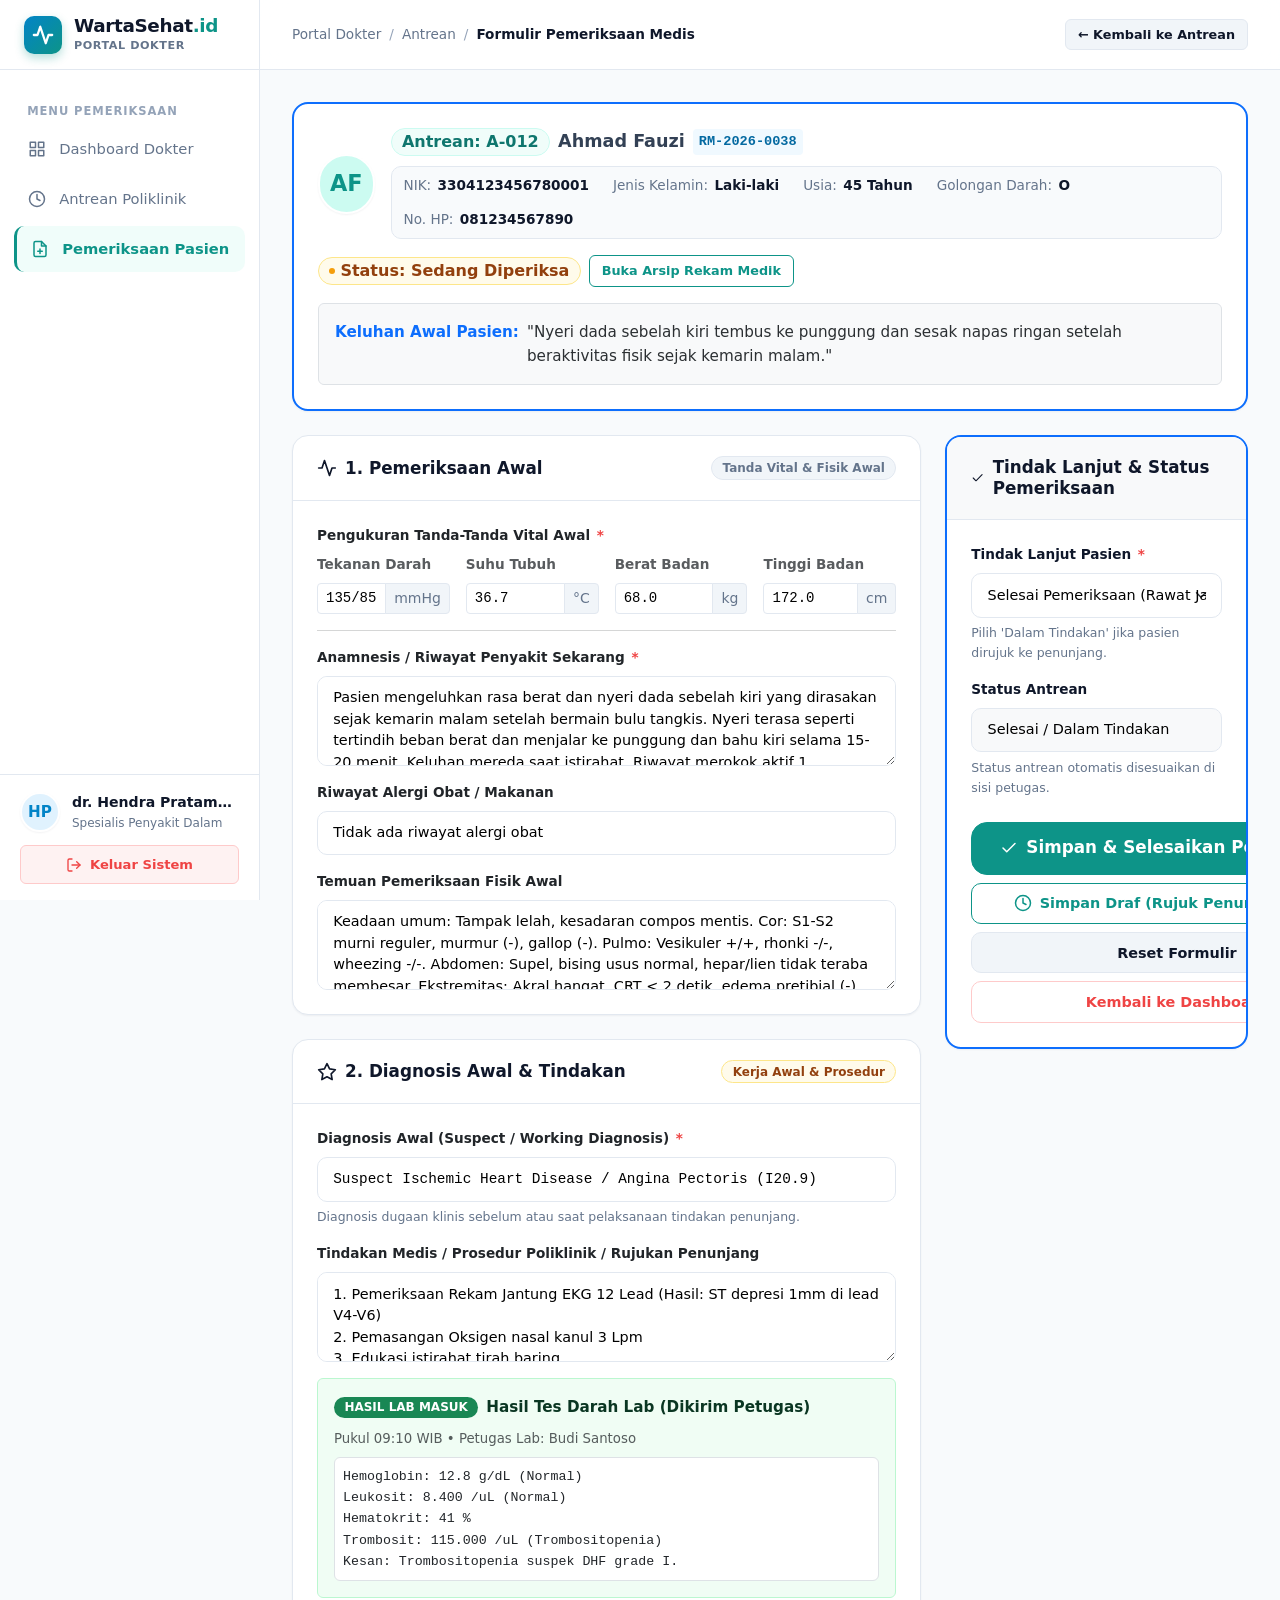
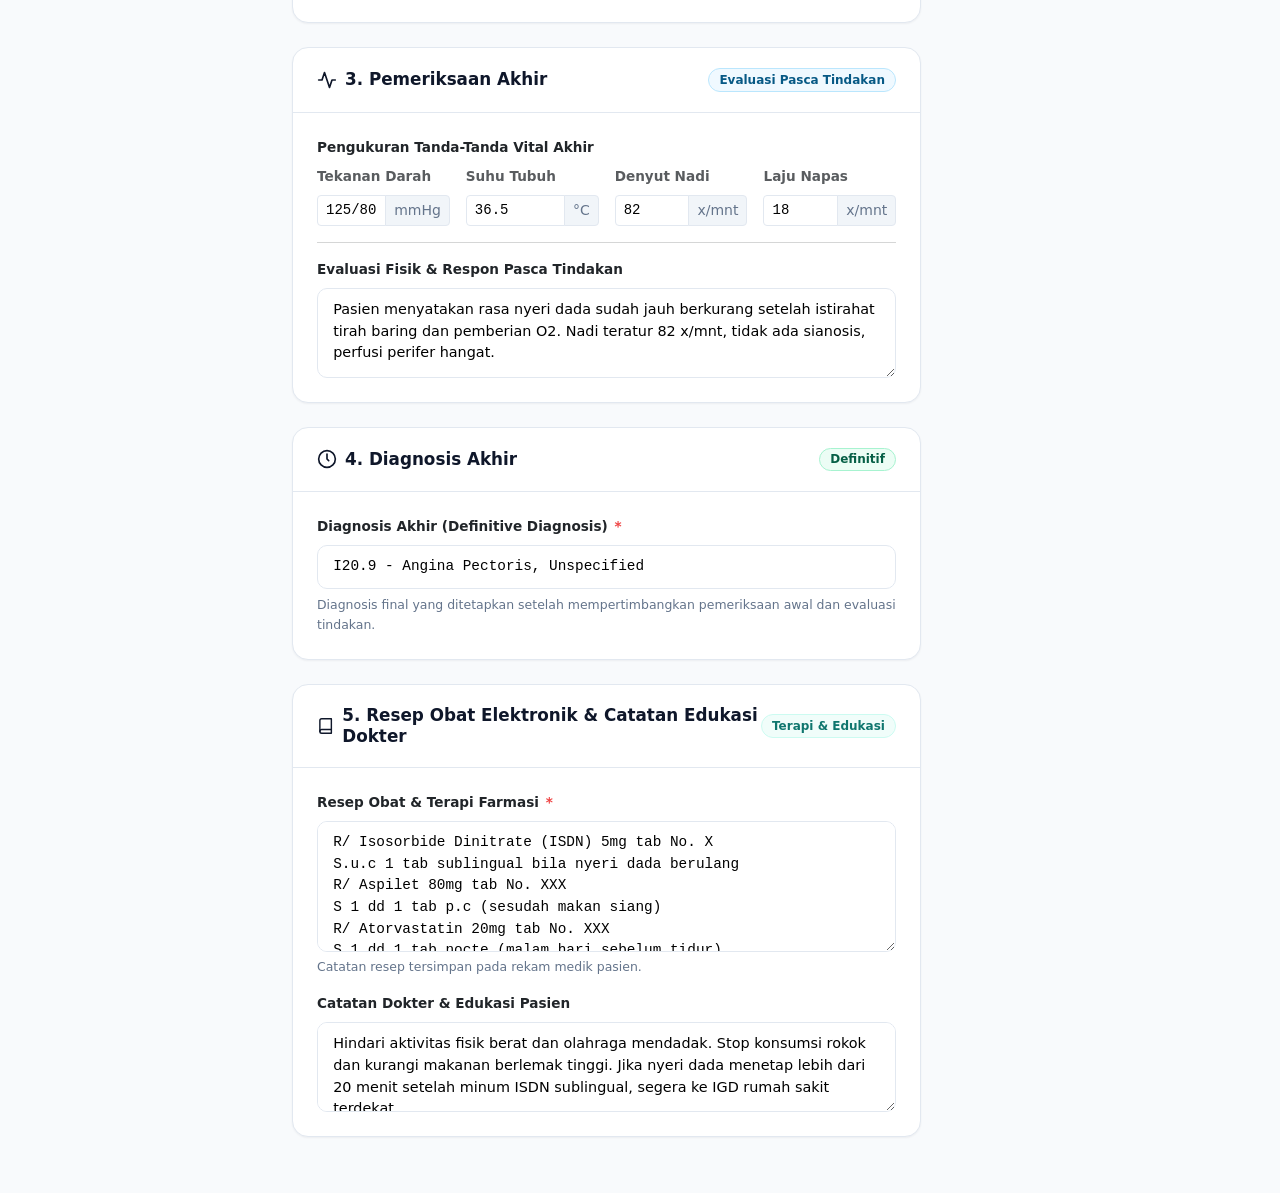
<file: frontend/pages/dokter/detail-pemeriksaan.html>
<!DOCTYPE html>
<html lang="id">
<head>
  <meta charset="UTF-8">
  <meta name="viewport" content="width=device-width, initial-scale=1.0">
  <title>Pemeriksaan Pasien - WartaSehat.id</title>
  <!-- Bootstrap 5 CSS CDN -->
  <link rel="stylesheet" href="https://cdn.jsdelivr.net/npm/bootstrap@5.3.3/dist/css/bootstrap.min.css">
  <!-- Local Custom CSS -->
  <link rel="stylesheet" href="../../css/variables.css">
  <link rel="stylesheet" href="../../css/style.css">
  <link rel="stylesheet" href="../../css/responsive.css">
</head>
<body>

  <!-- Pure CSS Mobile Sidebar Toggle Mechanism -->
  <input type="checkbox" id="sidebarToggle" class="sidebar-toggle-check visually-hidden">
  <label for="sidebarToggle" class="sidebar-overlay" aria-label="Tutup Menu"></label>

  <div class="ws-app-layout">
    <!-- Sidebar Navigation -->
    <aside class="ws-sidebar">
      <div class="ws-sidebar-brand">
        <div class="ws-brand-logo" style="background: linear-gradient(135deg, var(--ws-secondary) 0%, var(--ws-primary) 100%);">
          <svg width="22" height="22" viewBox="0 0 24 24" fill="none" stroke="currentColor" stroke-width="2.5" stroke-linecap="round" stroke-linejoin="round">
            <path d="M22 12h-4l-3 9L9 3l-3 9H2"/>
          </svg>
        </div>
        <div class="ws-brand-text">
          <div class="ws-brand-title">WartaSehat<span>.id</span></div>
          <div class="ws-brand-badge">Portal Dokter</div>
        </div>
      </div>

      <ul class="ws-sidebar-menu">
        <li class="ws-menu-header">Menu Pemeriksaan</li>
        <li class="ws-menu-item">
          <a href="dashboard.html" class="ws-menu-link">
            <span class="ws-menu-icon">
              <svg width="18" height="18" viewBox="0 0 24 24" fill="none" stroke="currentColor" stroke-width="2" stroke-linecap="round" stroke-linejoin="round">
                <rect x="3" y="3" width="7" height="7"/>
                <rect x="14" y="3" width="7" height="7"/>
                <rect x="14" y="14" width="7" height="7"/>
                <rect x="3" y="14" width="7" height="7"/>
              </svg>
            </span>
            <span>Dashboard Dokter</span>
          </a>
        </li>
        <li class="ws-menu-item">
          <a href="antrean-poli.html" class="ws-menu-link">
            <span class="ws-menu-icon">
              <svg width="18" height="18" viewBox="0 0 24 24" fill="none" stroke="currentColor" stroke-width="2" stroke-linecap="round" stroke-linejoin="round">
                <circle cx="12" cy="12" r="10"/>
                <polyline points="12 6 12 12 16 14"/>
              </svg>
            </span>
            <span>Antrean Poliklinik</span>
          </a>
        </li>
        <li class="ws-menu-item">
          <a href="detail-pemeriksaan.html" class="ws-menu-link active">
            <span class="ws-menu-icon">
              <svg width="18" height="18" viewBox="0 0 24 24" fill="none" stroke="currentColor" stroke-width="2" stroke-linecap="round" stroke-linejoin="round">
                <path d="M14 2H6a2 2 0 0 0-2 2v16a2 2 0 0 0 2 2h12a2 2 0 0 0 2-2V8z"/>
                <polyline points="14 2 14 8 20 8"/>
                <line x1="12" y1="18" x2="12" y2="12"/>
                <line x1="9" y1="15" x2="15" y2="15"/>
              </svg>
            </span>
            <span>Pemeriksaan Pasien</span>
          </a>
        </li>
      </ul>

      <div class="ws-sidebar-footer">
        <div class="ws-user-card">
          <div class="ws-user-avatar" style="background-color: var(--ws-secondary-light); color: var(--ws-secondary);">
            HP
          </div>
          <div class="ws-user-details">
            <div class="ws-user-name">dr. Hendra Pratama, Sp.PD</div>
            <span class="ws-user-role">Spesialis Penyakit Dalam</span>
          </div>
        </div>
        <a href="../auth/login.html" class="ws-logout-btn">
          <svg width="16" height="16" viewBox="0 0 24 24" fill="none" stroke="currentColor" stroke-width="2" stroke-linecap="round" stroke-linejoin="round">
            <path d="M9 21H5a2 2 0 0 1-2-2V5a2 2 0 0 1 2-2h4"/>
            <polyline points="16 17 21 12 16 7"/>
            <line x1="21" y1="12" x2="9" y2="12"/>
          </svg>
          Keluar Sistem
        </a>
      </div>
    </aside>

    <!-- Main Content Wrapper -->
    <div class="ws-main-wrapper">
      <!-- Topbar Header -->
      <header class="ws-topbar">
        <div class="ws-topbar-left">
          <label for="sidebarToggle" class="sidebar-toggle-btn" aria-label="Buka Menu">
            <svg width="20" height="20" viewBox="0 0 24 24" fill="none" stroke="currentColor" stroke-width="2" stroke-linecap="round" stroke-linejoin="round">
              <line x1="3" y1="12" x2="21" y2="12"/>
              <line x1="3" y1="6" x2="21" y2="6"/>
              <line x1="3" y1="18" x2="21" y2="18"/>
            </svg>
          </label>
          <nav class="ws-breadcrumb-nav" aria-label="Breadcrumb">
            <a href="dashboard.html" class="ws-parent">Portal Dokter</a>
            <span class="ws-separator">/</span>
            <a href="antrean-poli.html" class="ws-parent">Antrean</a>
            <span class="ws-separator">/</span>
            <span class="ws-current">Formulir Pemeriksaan Medis</span>
          </nav>
        </div>

        <div class="ws-topbar-right">
          <a href="antrean-poli.html" class="btn btn-secondary btn-sm">
            &larr; Kembali ke Antrean
          </a>
        </div>
      </header>

      <!-- Main Body Content -->
      <main class="ws-content-body">
        <!-- Patient Clinical Header Card -->
        <div class="ws-card mb-4 border-2 border-primary">
          <div class="ws-card-body p-4">
            <div class="d-flex flex-wrap align-items-center justify-content-between gap-3">
              <div class="d-flex align-items-center gap-3">
                <div class="ws-user-avatar" style="width: 60px; height: 60px; font-size: 1.4rem; background-color: var(--ws-primary-light); color: var(--ws-primary);">
                  AF
                </div>
                <div>
                  <div class="d-flex align-items-center gap-2 flex-wrap">
                    <span class="badge badge-primary fw-bold fs-6">Antrean: A-012</span>
                    <h1 class="h3 fw-bold mb-0">Ahmad Fauzi</h1>
                    <span class="cell-code">RM-2026-0038</span>
                  </div>
                  <!-- Patient Identity List (Structured Info) -->
                  <div class="ws-identity-list">
                    <div class="ws-identity-item">
                      <span class="ws-identity-label">NIK:</span>
                      <span class="ws-identity-val">3304123456780001</span>
                    </div>
                    <div class="ws-identity-item">
                      <span class="ws-identity-label">Jenis Kelamin:</span>
                      <span class="ws-identity-val">Laki-laki</span>
                    </div>
                    <div class="ws-identity-item">
                      <span class="ws-identity-label">Usia:</span>
                      <span class="ws-identity-val">45 Tahun</span>
                    </div>
                    <div class="ws-identity-item">
                      <span class="ws-identity-label">Golongan Darah:</span>
                      <span class="ws-identity-val">O</span>
                    </div>
                    <div class="ws-identity-item">
                      <span class="ws-identity-label">No. HP:</span>
                      <span class="ws-identity-val">081234567890</span>
                    </div>
                  </div>
                </div>
              </div>

              <div class="d-flex align-items-center gap-2">
                <span class="badge badge-warning fs-6">
                  <span class="status-dot"></span> Status: Sedang Diperiksa
                </span>
                <a href="riwayat-rekam-medik-dokter.html" class="btn btn-sm btn-outline-primary">
                  Buka Arsip Rekam Medik
                </a>
              </div>
            </div>

            <!-- Complaint Banner -->
            <div class="mt-3 p-3 bg-light rounded border">
              <div class="d-flex align-items-start gap-2">
                <strong class="text-primary text-nowrap">Keluhan Awal Pasien:</strong>
                <span class="text-secondary-emphasis">"Nyeri dada sebelah kiri tembus ke punggung dan sesak napas ringan setelah beraktivitas fisik sejak kemarin malam."</span>
              </div>
            </div>
          </div>
        </div>

        <!-- Electronic Medical Record Input Form (POST to Backend PHP) -->
        <form action="dashboard.html" method="POST" id="formPemeriksaan">
          <!-- Hidden Fields matching Database Schema Lock (Tabel: `rekam_medik`) -->
          <input type="hidden" name="id_antrean" value="1">
          <input type="hidden" name="id_pasien" value="1">
          <input type="hidden" name="id_dokter" value="1">
          <input type="hidden" name="nomor_rm" value="RM-2026-0038">
          <input type="hidden" name="tanggal_periksa" value="2026-11-16 08:35:00">

          <div class="row g-4">
            <!-- Left Column: 5 Cards Clinical Examination Entry -->
            <div class="col-12 col-lg-8">

              <!-- CARD 1: Pemeriksaan Awal -->
              <div class="ws-card mb-4">
                <div class="ws-card-header">
                  <h2 class="ws-card-title">
                    <svg width="20" height="20" viewBox="0 0 24 24" fill="none" stroke="currentColor" stroke-width="2" stroke-linecap="round" stroke-linejoin="round">
                      <path d="M22 12h-4l-3 9L9 3l-3 9H2"/>
                    </svg>
                    1. Pemeriksaan Awal
                  </h2>
                  <span class="badge badge-secondary">Tanda Vital & Fisik Awal</span>
                </div>
                <div class="ws-card-body">
                  <!-- 1.1 Tanda-Tanda Vital Awal -->
                  <div class="mb-3">
                    <label class="form-label fw-bold text-dark">
                      Pengukuran Tanda-Tanda Vital Awal <span class="required">*</span>
                    </label>
                    <div class="row g-3">
                      <div class="col-12 col-sm-6 col-md-3">
                        <label for="tekanan_darah" class="form-label small text-muted">Tekanan Darah</label>
                        <div class="input-group input-group-sm">
                          <input 
                            type="text" 
                            class="form-control font-monospace" 
                            id="tekanan_darah" 
                            name="tekanan_darah" 
                            placeholder="120/80" 
                            value="135/85" 
                            required
                          >
                          <span class="input-group-text">mmHg</span>
                        </div>
                      </div>

                      <div class="col-12 col-sm-6 col-md-3">
                        <label for="suhu_tubuh" class="form-label small text-muted">Suhu Tubuh</label>
                        <div class="input-group input-group-sm">
                          <input 
                            type="text" 
                            class="form-control font-monospace" 
                            id="suhu_tubuh" 
                            name="suhu_tubuh" 
                            value="36.7" 
                            required
                          >
                          <span class="input-group-text">&deg;C</span>
                        </div>
                      </div>

                      <div class="col-12 col-sm-6 col-md-3">
                        <label for="berat_badan" class="form-label small text-muted">Berat Badan</label>
                        <div class="input-group input-group-sm">
                          <input 
                            type="text" 
                            class="form-control font-monospace" 
                            id="berat_badan" 
                            name="berat_badan" 
                            value="68.0" 
                            required
                          >
                          <span class="input-group-text">kg</span>
                        </div>
                      </div>

                      <div class="col-12 col-sm-6 col-md-3">
                        <label for="tinggi_badan" class="form-label small text-muted">Tinggi Badan</label>
                        <div class="input-group input-group-sm">
                          <input 
                            type="text" 
                            class="form-control font-monospace" 
                            id="tinggi_badan" 
                            name="tinggi_badan" 
                            value="172.0" 
                            required
                          >
                          <span class="input-group-text">cm</span>
                        </div>
                      </div>
                    </div>
                  </div>

                  <hr class="my-3 text-muted">

                  <!-- 1.2 Anamnesis & Fisik Awal -->
                  <div class="mb-3">
                    <label for="anamnesis" class="form-label fw-bold text-dark">
                      Anamnesis / Riwayat Penyakit Sekarang <span class="required">*</span>
                    </label>
                    <textarea 
                      class="form-control" 
                      id="anamnesis" 
                      name="anamnesis" 
                      rows="3" 
                      placeholder="Keluhan utama, kronologi timbulnya gejala, durasi, dll..." 
                      required
                    >Pasien mengeluhkan rasa berat dan nyeri dada sebelah kiri yang dirasakan sejak kemarin malam setelah bermain bulu tangkis. Nyeri terasa seperti tertindih beban berat dan menjalar ke punggung dan bahu kiri selama 15-20 menit. Keluhan mereda saat istirahat. Riwayat merokok aktif 1 bungkus/hari selama 15 tahun.</textarea>
                  </div>

                  <div class="mb-3">
                    <label for="riwayat_alergi" class="form-label fw-bold text-dark">
                      Riwayat Alergi Obat / Makanan
                    </label>
                    <input 
                      type="text" 
                      class="form-control" 
                      id="riwayat_alergi" 
                      name="riwayat_alergi" 
                      placeholder="Contoh: Alergi Amoksisilin, Seafood (kosongkan jika tidak ada)" 
                      value="Tidak ada riwayat alergi obat"
                    >
                  </div>

                  <div class="mb-0">
                    <label for="pemeriksaan_fisik" class="form-label fw-bold text-dark">
                      Temuan Pemeriksaan Fisik Awal
                    </label>
                    <textarea 
                      class="form-control" 
                      id="pemeriksaan_fisik" 
                      name="pemeriksaan_fisik" 
                      rows="3" 
                      placeholder="Hasil pemeriksaan auskultasi, inspeksi fisik awal..."
                    >Keadaan umum: Tampak lelah, kesadaran compos mentis. Cor: S1-S2 murni reguler, murmur (-), gallop (-). Pulmo: Vesikuler +/+, rhonki -/-, wheezing -/-. Abdomen: Supel, bising usus normal, hepar/lien tidak teraba membesar. Ekstremitas: Akral hangat, CRT < 2 detik, edema pretibial (-).</textarea>
                  </div>
                </div>
              </div>

              <!-- CARD 2: Diagnosis Awal & Tindakan -->
              <div class="ws-card mb-4">
                <div class="ws-card-header">
                  <h2 class="ws-card-title">
                    <svg width="20" height="20" viewBox="0 0 24 24" fill="none" stroke="currentColor" stroke-width="2" stroke-linecap="round" stroke-linejoin="round">
                      <polygon points="12 2 15.09 8.26 22 9.27 17 14.14 18.18 21.02 12 17.77 5.82 21.02 7 14.14 2 9.27 8.91 8.26 12 2"/>
                    </svg>
                    2. Diagnosis Awal & Tindakan
                  </h2>
                  <span class="badge badge-warning">Kerja Awal & Prosedur</span>
                </div>
                <div class="ws-card-body">
                  <div class="mb-3">
                    <label for="diagnosis_awal" class="form-label fw-bold text-dark">
                      Diagnosis Awal (Suspect / Working Diagnosis) <span class="required">*</span>
                    </label>
                    <input 
                      type="text" 
                      class="form-control font-monospace" 
                      id="diagnosis_awal" 
                      name="diagnosis_awal" 
                      placeholder="Contoh: Suspect Ischemic Heart Disease / Observasi Febris" 
                      value="Suspect Ischemic Heart Disease / Angina Pectoris (I20.9)" 
                      required
                    >
                    <div class="form-text">Diagnosis dugaan klinis sebelum atau saat pelaksanaan tindakan penunjang.</div>
                  </div>

                  <div class="mb-0">
                    <label for="tindakan" class="form-label fw-bold text-dark">
                      Tindakan Medis / Prosedur Poliklinik / Rujukan Penunjang
                    </label>
                    <textarea 
                      class="form-control" 
                      id="tindakan" 
                      name="tindakan" 
                      rows="3" 
                      placeholder="Tindakan yang dilakukan selama di poli (misal: EKG 12 Lead, Pemeriksaan Lab Darah, Nebulisasi)..."
                    >1. Pemeriksaan Rekam Jantung EKG 12 Lead (Hasil: ST depresi 1mm di lead V4-V6)
2. Pemasangan Oksigen nasal kanul 3 Lpm
3. Edukasi istirahat tirah baring</textarea>
                  </div>

                  <!-- Hasil Penunjang / Lab dari Petugas -->
                  <div class="mt-3 p-3 rounded border" style="background-color: #f0fdf4; border-color: #bbf7d0 !important;">
                    <div class="d-flex align-items-center justify-content-between flex-wrap gap-2 mb-2">
                      <div class="d-flex align-items-center gap-2">
                        <span class="badge bg-success text-white fw-bold">HASIL LAB MASUK</span>
                        <strong class="text-success-emphasis">Hasil Tes Darah Lab (Dikirim Petugas)</strong>
                      </div>
                      <span class="text-muted small">Pukul 09:10 WIB &bull; Petugas Lab: Budi Santoso</span>
                    </div>
                    <div class="p-2 bg-white rounded border font-monospace small text-dark">
                      Hemoglobin: 12.8 g/dL (Normal)<br>
                      Leukosit: 8.400 /uL (Normal)<br>
                      Hematokrit: 41 %<br>
                      Trombosit: 115.000 /uL (Trombositopenia)<br>
                      Kesan: Trombositopenia suspek DHF grade I.
                    </div>
                  </div>
                </div>
              </div>

              <!-- CARD 3: Pemeriksaan Akhir -->
              <div class="ws-card mb-4">
                <div class="ws-card-header">
                  <h2 class="ws-card-title">
                    <svg width="20" height="20" viewBox="0 0 24 24" fill="none" stroke="currentColor" stroke-width="2" stroke-linecap="round" stroke-linejoin="round">
                      <path d="M22 12h-4l-3 9L9 3l-3 9H2"/>
                    </svg>
                    3. Pemeriksaan Akhir
                  </h2>
                  <span class="badge badge-info">Evaluasi Pasca Tindakan</span>
                </div>
                <div class="ws-card-body">
                  <!-- 3.1 Tanda-Tanda Vital Akhir -->
                  <div class="mb-3">
                    <label class="form-label fw-bold text-dark">
                      Pengukuran Tanda-Tanda Vital Akhir
                    </label>
                    <div class="row g-3">
                      <div class="col-12 col-sm-6 col-md-3">
                        <label for="tekanan_darah_akhir" class="form-label small text-muted">Tekanan Darah</label>
                        <div class="input-group input-group-sm">
                          <input 
                            type="text" 
                            class="form-control font-monospace" 
                            id="tekanan_darah_akhir" 
                            name="tekanan_darah_akhir" 
                            placeholder="120/80" 
                            value="125/80"
                          >
                          <span class="input-group-text">mmHg</span>
                        </div>
                      </div>

                      <div class="col-12 col-sm-6 col-md-3">
                        <label for="suhu_tubuh_akhir" class="form-label small text-muted">Suhu Tubuh</label>
                        <div class="input-group input-group-sm">
                          <input 
                            type="text" 
                            class="form-control font-monospace" 
                            id="suhu_tubuh_akhir" 
                            name="suhu_tubuh_akhir" 
                            value="36.5"
                          >
                          <span class="input-group-text">&deg;C</span>
                        </div>
                      </div>

                      <div class="col-12 col-sm-6 col-md-3">
                        <label for="nadi_akhir" class="form-label small text-muted">Denyut Nadi</label>
                        <div class="input-group input-group-sm">
                          <input 
                            type="text" 
                            class="form-control font-monospace" 
                            id="nadi_akhir" 
                            name="nadi_akhir" 
                            value="82"
                          >
                          <span class="input-group-text">x/mnt</span>
                        </div>
                      </div>

                      <div class="col-12 col-sm-6 col-md-3">
                        <label for="laju_napas_akhir" class="form-label small text-muted">Laju Napas</label>
                        <div class="input-group input-group-sm">
                          <input 
                            type="text" 
                            class="form-control font-monospace" 
                            id="laju_napas_akhir" 
                            name="laju_napas_akhir" 
                            value="18"
                          >
                          <span class="input-group-text">x/mnt</span>
                        </div>
                      </div>
                    </div>
                  </div>

                  <hr class="my-3 text-muted">

                  <!-- 3.2 Evaluasi Fisik & Respon Pasca Tindakan -->
                  <div class="mb-0">
                    <label for="evaluasi_akhir" class="form-label fw-bold text-dark">
                      Evaluasi Fisik & Respon Pasca Tindakan
                    </label>
                    <textarea 
                      class="form-control" 
                      id="evaluasi_akhir" 
                      name="evaluasi_akhir" 
                      rows="3" 
                      placeholder="Respon pasien setelah istirahat/tindakan (nyeri berkurang, keluhan reda, dll)..."
                    >Pasien menyatakan rasa nyeri dada sudah jauh berkurang setelah istirahat tirah baring dan pemberian O2. Nadi teratur 82 x/mnt, tidak ada sianosis, perfusi perifer hangat.</textarea>
                  </div>
                </div>
              </div>

              <!-- CARD 4: Diagnosis Akhir -->
              <div class="ws-card mb-4">
                <div class="ws-card-header">
                  <h2 class="ws-card-title">
                    <svg width="20" height="20" viewBox="0 0 24 24" fill="none" stroke="currentColor" stroke-width="2" stroke-linecap="round" stroke-linejoin="round">
                      <circle cx="12" cy="12" r="10"/>
                      <polyline points="12 6 12 12 14 14"/>
                    </svg>
                    4. Diagnosis Akhir
                  </h2>
                  <span class="badge badge-success">Definitif</span>
                </div>
                <div class="ws-card-body">
                  <div class="mb-0">
                    <label for="diagnosis" class="form-label fw-bold text-dark">
                      Diagnosis Akhir (Definitive Diagnosis) <span class="required">*</span>
                    </label>
                    <input 
                      type="text" 
                      class="form-control fw-bold text-danger font-monospace" 
                      id="diagnosis" 
                      name="diagnosis" 
                      placeholder="Tuliskan nama diagnosis akhir atau kode ICD-10..." 
                      value="I20.9 - Angina Pectoris, Unspecified" 
                      required
                    >
                    <div class="form-text">Diagnosis final yang ditetapkan setelah mempertimbangkan pemeriksaan awal dan evaluasi tindakan.</div>
                  </div>
                </div>
              </div>

              <!-- CARD 5: Resep Obat & Catatan / Edukasi Dokter -->
              <div class="ws-card mb-4">
                <div class="ws-card-header">
                  <h2 class="ws-card-title">
                    <svg width="20" height="20" viewBox="0 0 24 24" fill="none" stroke="currentColor" stroke-width="2" stroke-linecap="round" stroke-linejoin="round">
                      <path d="M4 19.5A2.5 2.5 0 0 1 6.5 17H20"/>
                      <path d="M6.5 2H20v20H6.5A2.5 2.5 0 0 1 4 19.5v-15A2.5 2.5 0 0 1 6.5 2z"/>
                    </svg>
                    5. Resep Obat Elektronik & Catatan Edukasi Dokter
                  </h2>
                  <span class="badge badge-primary">Terapi & Edukasi</span>
                </div>
                <div class="ws-card-body">
                  <div class="mb-3">
                    <label for="resep_obat" class="form-label fw-bold text-dark">
                      Resep Obat & Terapi Farmasi <span class="required">*</span>
                    </label>
                    <textarea 
                      class="form-control font-monospace" 
                      id="resep_obat" 
                      name="resep_obat" 
                      rows="5" 
                      placeholder="R/ Nama obat, dosis, frekuensi pakai, jumlah obat..." 
                      required
                    >R/ Isosorbide Dinitrate (ISDN) 5mg tab No. X
S.u.c 1 tab sublingual bila nyeri dada berulang
R/ Aspilet 80mg tab No. XXX
S 1 dd 1 tab p.c (sesudah makan siang)
R/ Atorvastatin 20mg tab No. XXX
S 1 dd 1 tab nocte (malam hari sebelum tidur)
R/ Bisoprolol 2.5mg tab No. XXX
S 1 dd 1 tab mane (pagi hari)</textarea>
                    <div class="form-text">Catatan resep tersimpan pada rekam medik pasien.</div>
                  </div>

                  <div class="mb-0">
                    <label for="catatan_dokter" class="form-label fw-bold text-dark">
                      Catatan Dokter & Edukasi Pasien
                    </label>
                    <textarea 
                      class="form-control" 
                      id="catatan_dokter" 
                      name="catatan_dokter" 
                      rows="3" 
                      placeholder="Anjuran makanan, larangan aktivitas, atau edukasi bahaya..."
                    >Hindari aktivitas fisik berat dan olahraga mendadak. Stop konsumsi rokok dan kurangi makanan berlemak tinggi. Jika nyeri dada menetap lebih dari 20 menit setelah minum ISDN sublingual, segera ke IGD rumah sakit terdekat.</textarea>
                  </div>
                </div>
              </div>

            </div>

            <!-- Right Column: Final Status & Actions -->
            <div class="col-12 col-lg-4">

              <!-- Final Disposition Card -->
              <div class="ws-card mb-4 border-2 border-primary">
                <div class="ws-card-header bg-light">
                  <h2 class="ws-card-title">
                    <svg width="20" height="20" viewBox="0 0 24 24" fill="none" stroke="currentColor" stroke-width="2" stroke-linecap="round" stroke-linejoin="round">
                      <polyline points="20 6 9 17 4 12"/>
                    </svg>
                    Tindak Lanjut & Status Pemeriksaan
                  </h2>
                </div>
                <div class="ws-card-body">
                  <div class="mb-3">
                    <label for="status_pemeriksaan" class="form-label">
                      Tindak Lanjut Pasien <span class="required">*</span>
                    </label>
                    <select class="form-select fw-bold" id="status_pemeriksaan" name="status_pemeriksaan" required>
                      <option value="Selesai" selected>Selesai Pemeriksaan (Rawat Jalan)</option>
                      <option value="Dalam Tindakan">Dalam Tindakan (Pemeriksaan Lab / Radiologi)</option>
                      <option value="Kontrol Kembali">Jadwalkan Kontrol Kembali</option>
                      <option value="Rujuk">Rujuk ke RS / Spesialis Luar</option>
                    </select>
                    <div class="form-text">Pilih 'Dalam Tindakan' jika pasien dirujuk ke penunjang.</div>
                  </div>

                  <div class="mb-4">
                    <label for="status_antrean_update" class="form-label">Status Antrean</label>
                    <input type="text" class="form-control bg-light" id="status_antrean_update" name="status_antrean" value="Selesai / Dalam Tindakan" readonly>
                    <div class="form-text">Status antrean otomatis disesuaikan di sisi petugas.</div>
                  </div>

                  <div class="d-grid gap-2 ws-form-actions">
                    <button type="submit" name="submit_action" value="selesai" class="btn btn-primary btn-lg">
                      <svg width="18" height="18" viewBox="0 0 24 24" fill="none" stroke="currentColor" stroke-width="2" stroke-linecap="round" stroke-linejoin="round">
                        <polyline points="20 6 9 17 4 12"/>
                      </svg>
                      Simpan & Selesaikan Pemeriksaan
                    </button>
                    <button type="submit" name="submit_action" value="dalam_tindakan" class="btn btn-outline-primary">
                      <svg width="18" height="18" viewBox="0 0 24 24" fill="none" stroke="currentColor" stroke-width="2" stroke-linecap="round" stroke-linejoin="round">
                        <circle cx="12" cy="12" r="10"/>
                        <polyline points="12 6 12 12 16 14"/>
                      </svg>
                      Simpan Draf (Rujuk Penunjang / Lab)
                    </button>
                    <button type="reset" class="btn btn-secondary">
                      Reset Formulir
                    </button>
                    <a href="dashboard.html" class="btn btn-outline-danger">
                      Kembali ke Dashboard
                    </a>
                  </div>
                </div>
              </div>

            </div>
          </div>
        </form>

      </main>
    </div>
  </div>

</body>
</html>
</file>
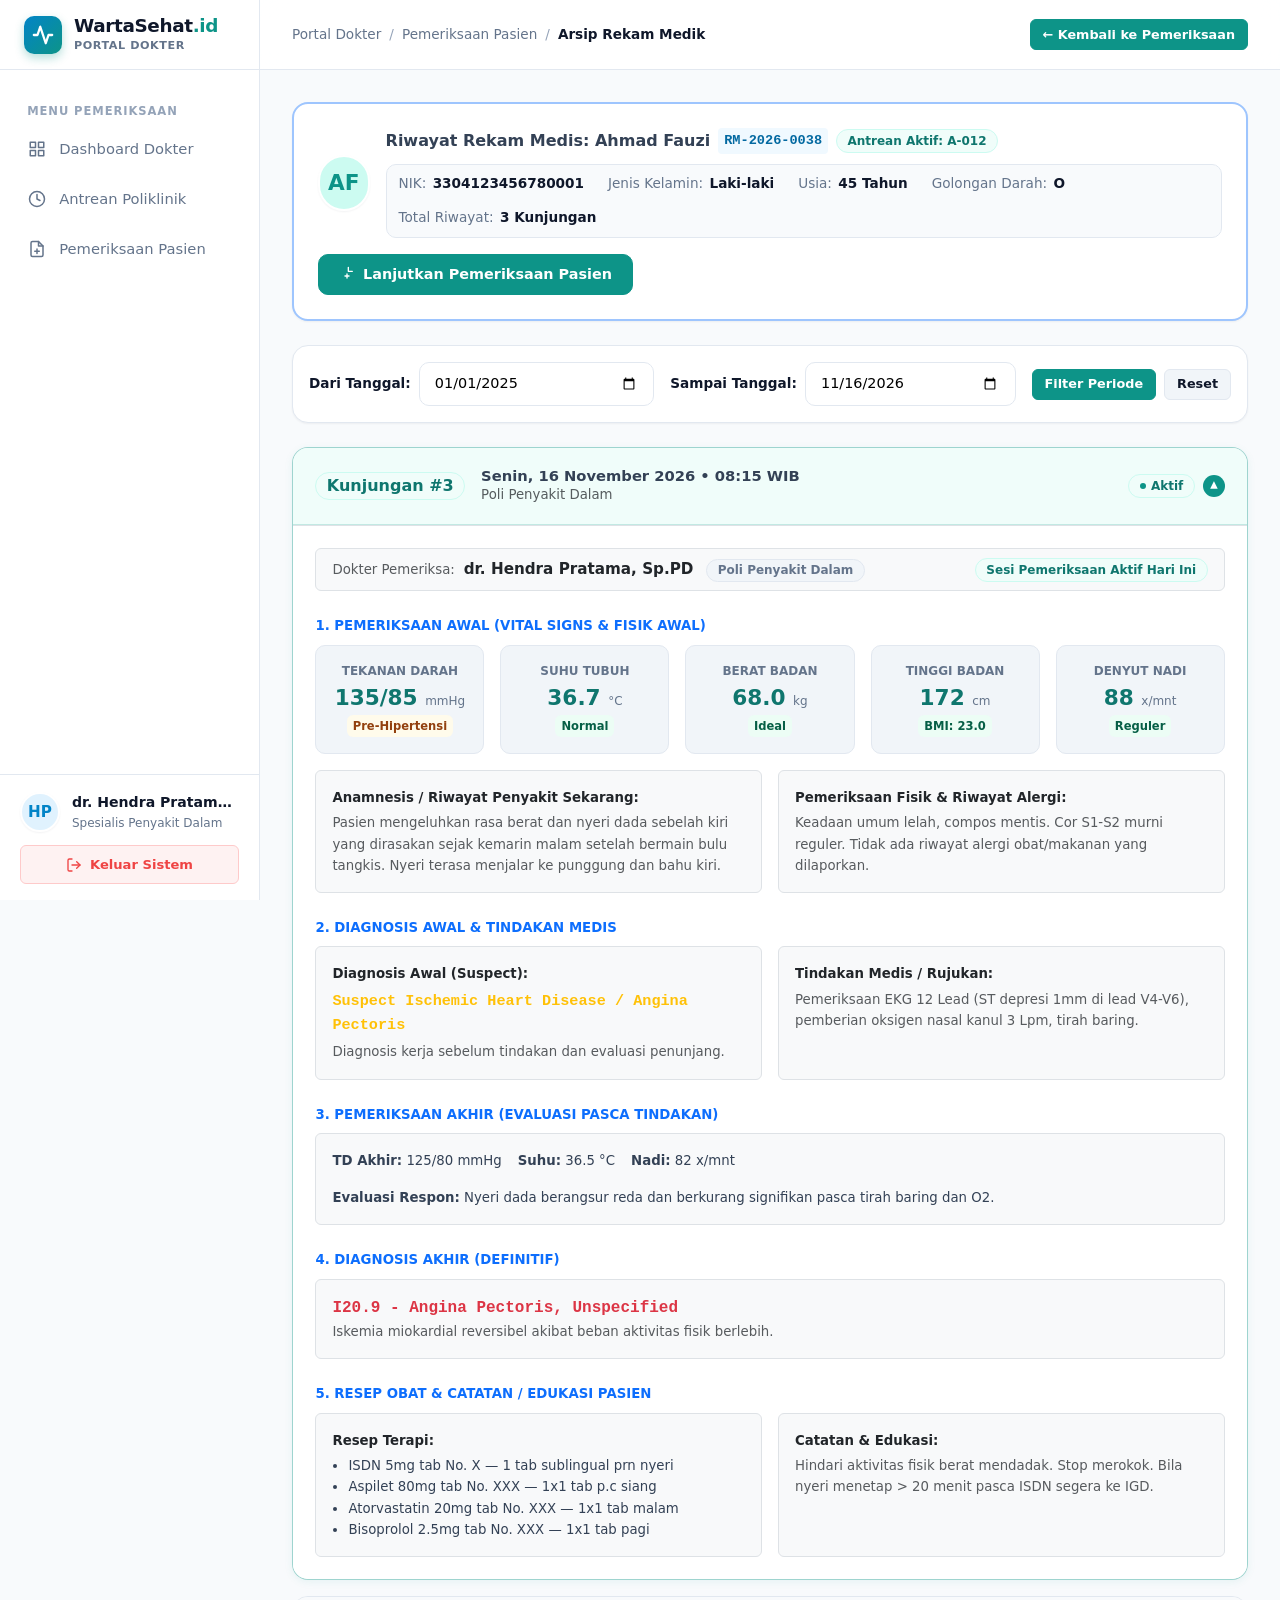
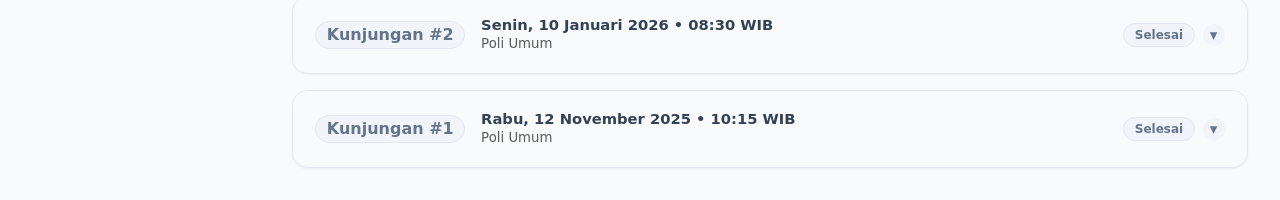
<file: frontend/pages/dokter/riwayat-rekam-medik-dokter.html>
<!DOCTYPE html>
<html lang="id">
<head>
  <meta charset="UTF-8">
  <meta name="viewport" content="width=device-width, initial-scale=1.0">
  <title>Riwayat Rekam Medik Pasien - Portal Dokter - WartaSehat.id</title>
  <!-- Bootstrap 5 CSS CDN -->
  <link rel="stylesheet" href="https://cdn.jsdelivr.net/npm/bootstrap@5.3.3/dist/css/bootstrap.min.css">
  <!-- Local Custom CSS -->
  <link rel="stylesheet" href="../../css/variables.css">
  <link rel="stylesheet" href="../../css/style.css">
  <link rel="stylesheet" href="../../css/responsive.css">
</head>
<body>

  <!-- Pure CSS Mobile Sidebar Toggle Mechanism -->
  <input type="checkbox" id="sidebarToggle" class="sidebar-toggle-check visually-hidden">
  <label for="sidebarToggle" class="sidebar-overlay" aria-label="Tutup Menu"></label>

  <div class="ws-app-layout">
    <!-- Sidebar Navigation Portal Dokter -->
    <aside class="ws-sidebar">
      <div class="ws-sidebar-brand">
        <div class="ws-brand-logo" style="background: linear-gradient(135deg, var(--ws-secondary) 0%, var(--ws-primary) 100%);">
          <svg width="22" height="22" viewBox="0 0 24 24" fill="none" stroke="currentColor" stroke-width="2.5" stroke-linecap="round" stroke-linejoin="round">
            <path d="M22 12h-4l-3 9L9 3l-3 9H2"/>
          </svg>
        </div>
        <div class="ws-brand-text">
          <div class="ws-brand-title">WartaSehat<span>.id</span></div>
          <div class="ws-brand-badge">Portal Dokter</div>
        </div>
      </div>

      <ul class="ws-sidebar-menu">
        <li class="ws-menu-header">Menu Pemeriksaan</li>
        <li class="ws-menu-item">
          <a href="dashboard.html" class="ws-menu-link">
            <span class="ws-menu-icon">
              <svg width="18" height="18" viewBox="0 0 24 24" fill="none" stroke="currentColor" stroke-width="2" stroke-linecap="round" stroke-linejoin="round">
                <rect x="3" y="3" width="7" height="7"/>
                <rect x="14" y="3" width="7" height="7"/>
                <rect x="14" y="14" width="7" height="7"/>
                <rect x="3" y="14" width="7" height="7"/>
              </svg>
            </span>
            <span>Dashboard Dokter</span>
          </a>
        </li>
        <li class="ws-menu-item">
          <a href="antrean-poli.html" class="ws-menu-link">
            <span class="ws-menu-icon">
              <svg width="18" height="18" viewBox="0 0 24 24" fill="none" stroke="currentColor" stroke-width="2" stroke-linecap="round" stroke-linejoin="round">
                <circle cx="12" cy="12" r="10"/>
                <polyline points="12 6 12 12 16 14"/>
              </svg>
            </span>
            <span>Antrean Poliklinik</span>
          </a>
        </li>
        <li class="ws-menu-item">
          <a href="detail-pemeriksaan.html" class="ws-menu-link">
            <span class="ws-menu-icon">
              <svg width="18" height="18" viewBox="0 0 24 24" fill="none" stroke="currentColor" stroke-width="2" stroke-linecap="round" stroke-linejoin="round">
                <path d="M14 2H6a2 2 0 0 0-2 2v16a2 2 0 0 0 2 2h12a2 2 0 0 0 2-2V8z"/>
                <polyline points="14 2 14 8 20 8"/>
                <line x1="12" y1="18" x2="12" y2="12"/>
                <line x1="9" y1="15" x2="15" y2="15"/>
              </svg>
            </span>
            <span>Pemeriksaan Pasien</span>
          </a>
        </li>
      </ul>

      <div class="ws-sidebar-footer">
        <div class="ws-user-card">
          <div class="ws-user-avatar" style="background-color: var(--ws-secondary-light); color: var(--ws-secondary);">
            HP
          </div>
          <div class="ws-user-details">
            <div class="ws-user-name">dr. Hendra Pratama, Sp.PD</div>
            <span class="ws-user-role">Spesialis Penyakit Dalam</span>
          </div>
        </div>
        <a href="../auth/login.html" class="ws-logout-btn">
          <svg width="16" height="16" viewBox="0 0 24 24" fill="none" stroke="currentColor" stroke-width="2" stroke-linecap="round" stroke-linejoin="round">
            <path d="M9 21H5a2 2 0 0 1-2-2V5a2 2 0 0 1 2-2h4"/>
            <polyline points="16 17 21 12 16 7"/>
            <line x1="21" y1="12" x2="9" y2="12"/>
          </svg>
          Keluar Sistem
        </a>
      </div>
    </aside>

    <!-- Main Content Wrapper -->
    <div class="ws-main-wrapper">
      <!-- Topbar Header -->
      <header class="ws-topbar">
        <div class="ws-topbar-left">
          <label for="sidebarToggle" class="sidebar-toggle-btn" aria-label="Buka Menu">
            <svg width="20" height="20" viewBox="0 0 24 24" fill="none" stroke="currentColor" stroke-width="2" stroke-linecap="round" stroke-linejoin="round">
              <line x1="3" y1="12" x2="21" y2="12"/>
              <line x1="3" y1="6" x2="21" y2="6"/>
              <line x1="3" y1="18" x2="21" y2="18"/>
            </svg>
          </label>
          <nav class="ws-breadcrumb-nav" aria-label="Breadcrumb">
            <a href="dashboard.html" class="ws-parent">Portal Dokter</a>
            <span class="ws-separator">/</span>
            <a href="detail-pemeriksaan.html" class="ws-parent">Pemeriksaan Pasien</a>
            <span class="ws-separator">/</span>
            <span class="ws-current">Arsip Rekam Medik</span>
          </nav>
        </div>

        <div class="ws-topbar-right">
          <a href="detail-pemeriksaan.html" class="btn btn-primary btn-sm">
            &larr; Kembali ke Pemeriksaan
          </a>
        </div>
      </header>

      <!-- Main Body Content -->
      <main class="ws-content-body">
        <!-- Patient Info Header Banner -->
        <div class="ws-card mb-4 bg-white border-2 border-primary-subtle">
          <div class="ws-card-body p-4">
            <div class="d-flex flex-wrap align-items-center justify-content-between gap-3">
              <div class="d-flex align-items-center gap-3">
                <div class="ws-user-avatar" style="width: 56px; height: 56px; font-size: 1.35rem; background-color: var(--ws-primary-light); color: var(--ws-primary);">
                  AF
                </div>
                <div>
                  <div class="d-flex align-items-center gap-2 flex-wrap">
                    <h1 class="h4 fw-bold mb-0">Riwayat Rekam Medis: Ahmad Fauzi</h1>
                    <span class="cell-code">RM-2026-0038</span>
                    <span class="badge badge-primary">Antrean Aktif: A-012</span>
                  </div>
                  <!-- Patient Identity List (Structured Info) -->
                  <div class="ws-identity-list">
                    <div class="ws-identity-item">
                      <span class="ws-identity-label">NIK:</span>
                      <span class="ws-identity-val">3304123456780001</span>
                    </div>
                    <div class="ws-identity-item">
                      <span class="ws-identity-label">Jenis Kelamin:</span>
                      <span class="ws-identity-val">Laki-laki</span>
                    </div>
                    <div class="ws-identity-item">
                      <span class="ws-identity-label">Usia:</span>
                      <span class="ws-identity-val">45 Tahun</span>
                    </div>
                    <div class="ws-identity-item">
                      <span class="ws-identity-label">Golongan Darah:</span>
                      <span class="ws-identity-val">O</span>
                    </div>
                    <div class="ws-identity-item">
                      <span class="ws-identity-label">Total Riwayat:</span>
                      <span class="ws-identity-val">3 Kunjungan</span>
                    </div>
                  </div>
                </div>
              </div>

              <div class="d-flex gap-2">
                <a href="detail-pemeriksaan.html" class="btn btn-primary">
                  <svg width="16" height="16" viewBox="0 0 24 24" fill="none" stroke="currentColor" stroke-width="2" stroke-linecap="round" stroke-linejoin="round">
                    <polyline points="14 2 14 8 20 8"/>
                    <line x1="12" y1="18" x2="12" y2="12"/>
                    <line x1="9" y1="15" x2="15" y2="15"/>
                  </svg>
                  Lanjutkan Pemeriksaan Pasien
                </a>
              </div>
            </div>
          </div>
        </div>

        <!-- Filter Records Bar (Form method GET) -->
        <div class="ws-card mb-4">
          <div class="ws-card-body p-3">
            <form action="riwayat-rekam-medik-dokter.html" method="GET" class="d-flex gap-3 align-items-center flex-wrap ws-filter-bar">
              <input type="hidden" name="nomor_rm" value="RM-2026-0038">
              <div class="d-flex align-items-center gap-2" style="flex: 1; min-width: 200px;">
                <label for="dari_tanggal" class="form-label mb-0 small text-nowrap fw-bold">Dari Tanggal:</label>
                <input type="date" class="form-control form-control-sm" id="dari_tanggal" name="dari_tanggal" value="2025-01-01">
              </div>
              <div class="d-flex align-items-center gap-2" style="flex: 1; min-width: 200px;">
                <label for="sampai_tanggal" class="form-label mb-0 small text-nowrap fw-bold">Sampai Tanggal:</label>
                <input type="date" class="form-control form-control-sm" id="sampai_tanggal" name="sampai_tanggal" value="2026-11-16">
              </div>
              <div class="d-flex gap-2">
                <button type="submit" class="btn btn-sm btn-primary">Filter Periode</button>
                <a href="riwayat-rekam-medik-dokter.html" class="btn btn-sm btn-secondary">Reset</a>
              </div>
            </form>
          </div>
        </div>

        <!-- Timeline of Medical Records for Ahmad Fauzi (Accordion Style - Synchronized with Petugas) -->
        <div class="d-flex flex-column gap-3">

          <!-- Encounter 1: Kunjungan #3 (Kunjungan Aktif Hari Ini) -->
          <details class="ws-encounter-accordion is-active" open>
            <summary class="ws-encounter-summary">
              <div class="d-flex align-items-center gap-3 flex-wrap">
                <span class="badge badge-primary fs-6 fw-bold">Kunjungan #3</span>
                <div>
                  <h2 class="h5 fw-bold mb-0">Senin, 16 November 2026 &bull; 08:15 WIB</h2>
                  <div class="text-muted small">Poli Penyakit Dalam</div>
                </div>
              </div>
              <div class="d-flex align-items-center gap-2">
                <span class="badge badge-primary">
                  <span class="status-dot"></span> Aktif
                </span>
                <span class="ws-accordion-chevron" title="Buka/Tutup Detail">&#9662;</span>
              </div>
            </summary>

            <div class="ws-encounter-body border-top">
              <!-- Dokter Penanggung Jawab Kunjungan Ini -->
              <div class="d-flex align-items-center justify-content-between p-2 px-3 rounded bg-light border mb-4 flex-wrap gap-2">
                <div>
                  <span class="text-muted small">Dokter Pemeriksa:</span>
                  <span class="fw-bold text-dark ms-1">dr. Hendra Pratama, Sp.PD</span>
                  <span class="badge badge-secondary ms-2">Poli Penyakit Dalam</span>
                </div>
                <span class="badge badge-primary">Sesi Pemeriksaan Aktif Hari Ini</span>
              </div>

              <!-- 1. Pemeriksaan Awal -->
              <div class="mb-4">
                <div class="text-uppercase small fw-bold text-primary mb-2">1. Pemeriksaan Awal (Vital Signs & Fisik Awal)</div>
                <div class="ws-vitals-grid mb-3">
                  <div class="ws-vital-box">
                    <div class="ws-vital-label">Tekanan Darah</div>
                    <div class="ws-vital-value">135/85 <span class="ws-vital-unit">mmHg</span></div>
                    <span class="ws-vital-status vital-warning">Pre-Hipertensi</span>
                  </div>
                  <div class="ws-vital-box">
                    <div class="ws-vital-label">Suhu Tubuh</div>
                    <div class="ws-vital-value">36.7 <span class="ws-vital-unit">&deg;C</span></div>
                    <span class="ws-vital-status vital-normal">Normal</span>
                  </div>
                  <div class="ws-vital-box">
                    <div class="ws-vital-label">Berat Badan</div>
                    <div class="ws-vital-value">68.0 <span class="ws-vital-unit">kg</span></div>
                    <span class="ws-vital-status vital-normal">Ideal</span>
                  </div>
                  <div class="ws-vital-box">
                    <div class="ws-vital-label">Tinggi Badan</div>
                    <div class="ws-vital-value">172 <span class="ws-vital-unit">cm</span></div>
                    <span class="ws-vital-status vital-normal">BMI: 23.0</span>
                  </div>
                  <div class="ws-vital-box">
                    <div class="ws-vital-label">Denyut Nadi</div>
                    <div class="ws-vital-value">88 <span class="ws-vital-unit">x/mnt</span></div>
                    <span class="ws-vital-status vital-normal">Reguler</span>
                  </div>
                </div>

                <div class="row g-3">
                  <div class="col-12 col-md-6">
                    <div class="p-3 bg-light rounded border h-100">
                      <div class="fw-bold text-dark small mb-1">Anamnesis / Riwayat Penyakit Sekarang:</div>
                      <p class="mb-0 small text-muted">
                        Pasien mengeluhkan rasa berat dan nyeri dada sebelah kiri yang dirasakan sejak kemarin malam setelah bermain bulu tangkis. Nyeri terasa menjalar ke punggung dan bahu kiri.
                      </p>
                    </div>
                  </div>
                  <div class="col-12 col-md-6">
                    <div class="p-3 bg-light rounded border h-100">
                      <div class="fw-bold text-dark small mb-1">Pemeriksaan Fisik & Riwayat Alergi:</div>
                      <p class="mb-0 small text-muted">
                        Keadaan umum lelah, compos mentis. Cor S1-S2 murni reguler. Tidak ada riwayat alergi obat/makanan yang dilaporkan.
                      </p>
                    </div>
                  </div>
                </div>
              </div>

              <!-- 2. Diagnosis Awal & Tindakan -->
              <div class="mb-4">
                <div class="text-uppercase small fw-bold text-primary mb-2">2. Diagnosis Awal & Tindakan Medis</div>
                <div class="row g-3">
                  <div class="col-12 col-md-6">
                    <div class="p-3 bg-light rounded border h-100">
                      <div class="fw-bold text-dark small mb-1">Diagnosis Awal (Suspect):</div>
                      <div class="fw-bold text-warning font-monospace">Suspect Ischemic Heart Disease / Angina Pectoris</div>
                      <div class="text-muted small mt-1">Diagnosis kerja sebelum tindakan dan evaluasi penunjang.</div>
                    </div>
                  </div>
                  <div class="col-12 col-md-6">
                    <div class="p-3 bg-light rounded border h-100">
                      <div class="fw-bold text-dark small mb-1">Tindakan Medis / Rujukan:</div>
                      <p class="mb-0 small text-muted">
                        Pemeriksaan EKG 12 Lead (ST depresi 1mm di lead V4-V6), pemberian oksigen nasal kanul 3 Lpm, tirah baring.
                      </p>
                    </div>
                  </div>
                </div>
              </div>

              <!-- 3. Pemeriksaan Akhir -->
              <div class="mb-4">
                <div class="text-uppercase small fw-bold text-primary mb-2">3. Pemeriksaan Akhir (Evaluasi Pasca Tindakan)</div>
                <div class="p-3 bg-light rounded border">
                  <div class="d-flex gap-3 flex-wrap small">
                    <div><strong>TD Akhir:</strong> 125/80 mmHg</div>
                    <div><strong>Suhu:</strong> 36.5 &deg;C</div>
                    <div><strong>Nadi:</strong> 82 x/mnt</div>
                    <div><strong>Evaluasi Respon:</strong> Nyeri dada berangsur reda dan berkurang signifikan pasca tirah baring dan O2.</div>
                  </div>
                </div>
              </div>

              <!-- 4. Diagnosis Akhir -->
              <div class="mb-4">
                <div class="text-uppercase small fw-bold text-primary mb-2">4. Diagnosis Akhir (Definitif)</div>
                <div class="p-3 bg-light rounded border">
                  <div class="fw-bold text-danger fs-6 font-monospace">I20.9 - Angina Pectoris, Unspecified</div>
                  <div class="text-muted small">Iskemia miokardial reversibel akibat beban aktivitas fisik berlebih.</div>
                </div>
              </div>

              <!-- 5. Resep & Catatan -->
              <div>
                <div class="text-uppercase small fw-bold text-primary mb-2">5. Resep Obat & Catatan / Edukasi Pasien</div>
                <div class="row g-3">
                  <div class="col-12 col-md-6">
                    <div class="p-3 bg-light rounded border h-100">
                      <div class="fw-bold text-dark small mb-1">Resep Terapi:</div>
                      <ul class="mb-0 small ps-3">
                        <li>ISDN 5mg tab No. X &mdash; 1 tab sublingual prn nyeri</li>
                        <li>Aspilet 80mg tab No. XXX &mdash; 1x1 tab p.c siang</li>
                        <li>Atorvastatin 20mg tab No. XXX &mdash; 1x1 tab malam</li>
                        <li>Bisoprolol 2.5mg tab No. XXX &mdash; 1x1 tab pagi</li>
                      </ul>
                    </div>
                  </div>
                  <div class="col-12 col-md-6">
                    <div class="p-3 bg-light rounded border h-100">
                      <div class="fw-bold text-dark small mb-1">Catatan & Edukasi:</div>
                      <p class="mb-0 small text-muted">
                        Hindari aktivitas fisik berat mendadak. Stop merokok. Bila nyeri menetap &gt; 20 menit pasca ISDN segera ke IGD.
                      </p>
                    </div>
                  </div>
                </div>
              </div>

            </div>
          </details>

          <!-- Encounter 2: Lampau (10 Januari 2026) - Kunjungan Selesai (Warna Abu-Abu Muted) -->
          <details class="ws-encounter-accordion is-selesai">
            <summary class="ws-encounter-summary">
              <div class="d-flex align-items-center gap-3 flex-wrap">
                <span class="badge badge-secondary fs-6 fw-bold">Kunjungan #2</span>
                <div>
                  <h2 class="h5 fw-bold mb-0">Senin, 10 Januari 2026 &bull; 08:30 WIB</h2>
                  <div class="text-muted small">Poli Umum</div>
                </div>
              </div>
              <div class="d-flex align-items-center gap-2">
                <span class="badge badge-secondary">Selesai</span>
                <span class="ws-accordion-chevron" title="Buka/Tutup Detail">&#9662;</span>
              </div>
            </summary>

            <div class="ws-encounter-body border-top">
              <!-- Dokter Penanggung Jawab Kunjungan Ini -->
              <div class="d-flex align-items-center justify-content-between p-2 px-3 rounded bg-white border mb-4 flex-wrap gap-2">
                <div>
                  <span class="text-muted small">Dokter Pemeriksa:</span>
                  <span class="fw-bold text-dark ms-1">dr. Siti Nurhaliza</span>
                  <span class="badge badge-secondary ms-2">Poli Umum</span>
                </div>
                <span class="badge badge-secondary">Kunjungan Selesai & Diarsipkan</span>
              </div>

              <!-- 1. Pemeriksaan Awal -->
              <div class="mb-4">
                <div class="text-uppercase small fw-bold text-muted mb-2">1. Pemeriksaan Awal (Vital Signs & Fisik Awal)</div>
                <div class="ws-vitals-grid mb-3">
                  <div class="ws-vital-box">
                    <div class="ws-vital-label">Tekanan Darah</div>
                    <div class="ws-vital-value text-danger">145/95 <span class="ws-vital-unit">mmHg</span></div>
                    <span class="ws-vital-status vital-warning">Hipertensi</span>
                  </div>
                  <div class="ws-vital-box">
                    <div class="ws-vital-label">Suhu Tubuh</div>
                    <div class="ws-vital-value">36.6 <span class="ws-vital-unit">&deg;C</span></div>
                    <span class="ws-vital-status vital-normal">Normal</span>
                  </div>
                  <div class="ws-vital-box">
                    <div class="ws-vital-label">Berat Badan</div>
                    <div class="ws-vital-value">69.0 <span class="ws-vital-unit">kg</span></div>
                    <span class="ws-vital-status vital-normal">Ideal</span>
                  </div>
                  <div class="ws-vital-box">
                    <div class="ws-vital-label">Tinggi Badan</div>
                    <div class="ws-vital-value">172 <span class="ws-vital-unit">cm</span></div>
                    <span class="ws-vital-status vital-normal">BMI: 23.3</span>
                  </div>
                  <div class="ws-vital-box">
                    <div class="ws-vital-label">Denyut Nadi</div>
                    <div class="ws-vital-value">84 <span class="ws-vital-unit">x/mnt</span></div>
                    <span class="ws-vital-status vital-normal">Reguler</span>
                  </div>
                </div>

                <div class="p-3 bg-white rounded border">
                  <div class="small"><strong>Anamnesis:</strong> Tengkuk terasa kaku dan kepala berat sejak 2 hari terakhir. Riwayat konsumsi makanan asin tinggi dan kurang tidur.</div>
                  <div class="small mt-1"><strong>Pemeriksaan Fisik:</strong> Compos mentis, gizi baik. Cor S1-S2 reguler, tidak ada gallop/murmur. Pulmo suara napas vesikuler simetris.</div>
                </div>
              </div>

              <!-- 2. Diagnosis Awal & Tindakan -->
              <div class="mb-4">
                <div class="text-uppercase small fw-bold text-muted mb-2">2. Diagnosis Awal & Tindakan</div>
                <div class="p-3 bg-white rounded border">
                  <div class="small"><strong>Diagnosis Awal:</strong> Suspect Hipertensi Primer</div>
                  <div class="small mt-1"><strong>Tindakan Medis:</strong> Pengukuran tensi serial, edukasi diet rendah garam (DASH Diet).</div>
                </div>
              </div>

              <!-- 3. Pemeriksaan Akhir -->
              <div class="mb-4">
                <div class="text-uppercase small fw-bold text-muted mb-2">3. Pemeriksaan Akhir</div>
                <div class="p-3 bg-white rounded border">
                  <div class="small">Evaluasi tensi ulangan: 140/90 mmHg. Pasien diedukasi cara minum obat antihipertensi teratur.</div>
                </div>
              </div>

              <!-- 4. Diagnosis Akhir -->
              <div class="mb-4">
                <div class="text-uppercase small fw-bold text-muted mb-2">4. Diagnosis Akhir</div>
                <div class="p-3 bg-white rounded border">
                  <div class="fw-bold text-danger font-monospace">I10 - Essential (Primary) Hypertension</div>
                </div>
              </div>

              <!-- 5. Resep & Catatan -->
              <div>
                <div class="text-uppercase small fw-bold text-muted mb-2">5. Resep Obat & Catatan Edukasi Dokter</div>
                <div class="p-3 bg-white rounded border">
                  <div class="small"><strong>Resep:</strong> Amlodipine 5mg 1x1 tab pagi #30, Vitamin B-Complex 1x1 tab #10.</div>
                  <div class="small mt-1 text-muted"><strong>Catatan:</strong> Kontrol ulang 1 bulan kemudian atau jika timbul keluhan pusing berat.</div>
                </div>
              </div>
            </div>
          </details>

          <!-- Encounter 3: Lampau (12 November 2025) - Kunjungan Selesai (Warna Abu-Abu Muted) -->
          <details class="ws-encounter-accordion is-selesai">
            <summary class="ws-encounter-summary">
              <div class="d-flex align-items-center gap-3 flex-wrap">
                <span class="badge badge-secondary fs-6 fw-bold">Kunjungan #1</span>
                <div>
                  <h2 class="h5 fw-bold mb-0">Rabu, 12 November 2025 &bull; 10:15 WIB</h2>
                  <div class="text-muted small">Poli Umum</div>
                </div>
              </div>
              <div class="d-flex align-items-center gap-2">
                <span class="badge badge-secondary">Selesai</span>
                <span class="ws-accordion-chevron" title="Buka/Tutup Detail">&#9662;</span>
              </div>
            </summary>

            <div class="ws-encounter-body border-top">
              <!-- Dokter Penanggung Jawab Kunjungan Ini -->
              <div class="d-flex align-items-center justify-content-between p-2 px-3 rounded bg-white border mb-4 flex-wrap gap-2">
                <div>
                  <span class="text-muted small">Dokter Pemeriksa:</span>
                  <span class="fw-bold text-dark ms-1">dr. Siti Nurhaliza</span>
                  <span class="badge badge-secondary ms-2">Poli Umum</span>
                </div>
                <span class="badge badge-secondary">Kunjungan Selesai & Diarsipkan</span>
              </div>

              <!-- 1. Pemeriksaan Awal -->
              <div class="mb-4">
                <div class="text-uppercase small fw-bold text-muted mb-2">1. Pemeriksaan Awal (Vital Signs & Fisik Awal)</div>
                <div class="ws-vitals-grid mb-3">
                  <div class="ws-vital-box">
                    <div class="ws-vital-label">Tekanan Darah</div>
                    <div class="ws-vital-value">130/85 <span class="ws-vital-unit">mmHg</span></div>
                    <span class="ws-vital-status vital-normal">Normal</span>
                  </div>
                  <div class="ws-vital-box">
                    <div class="ws-vital-label">Suhu Tubuh</div>
                    <div class="ws-vital-value">36.5 <span class="ws-vital-unit">&deg;C</span></div>
                    <span class="ws-vital-status vital-normal">Normal</span>
                  </div>
                  <div class="ws-vital-box">
                    <div class="ws-vital-label">Berat Badan</div>
                    <div class="ws-vital-value">70.0 <span class="ws-vital-unit">kg</span></div>
                    <span class="ws-vital-status vital-normal">Ideal</span>
                  </div>
                  <div class="ws-vital-box">
                    <div class="ws-vital-label">Tinggi Badan</div>
                    <div class="ws-vital-value">172 <span class="ws-vital-unit">cm</span></div>
                    <span class="ws-vital-status vital-normal">BMI: 23.6</span>
                  </div>
                </div>

                <div class="p-3 bg-white rounded border">
                  <div class="small"><strong>Anamnesis:</strong> Nyeri lambung dan mual setelah minum kopi pekat saat perut kosong.</div>
                </div>
              </div>

              <!-- 2. Diagnosis Awal & Tindakan -->
              <div class="mb-4">
                <div class="text-uppercase small fw-bold text-muted mb-2">2. Diagnosis Awal & Tindakan</div>
                <div class="p-3 bg-white rounded border">
                  <div class="small"><strong>Diagnosis Awal:</strong> Gastritis Akut</div>
                  <div class="small mt-1"><strong>Tindakan Medis:</strong> Edukasi pantang konsumsi kopi dan asam.</div>
                </div>
              </div>

              <!-- 3. Pemeriksaan Akhir -->
              <div class="mb-4">
                <div class="text-uppercase small fw-bold text-muted mb-2">3. Pemeriksaan Akhir</div>
                <div class="p-3 bg-white rounded border">
                  <div class="small">Mual mereda, kesadaran baik.</div>
                </div>
              </div>

              <!-- 4. Diagnosis Akhir -->
              <div class="mb-4">
                <div class="text-uppercase small fw-bold text-muted mb-2">4. Diagnosis Akhir</div>
                <div class="p-3 bg-white rounded border">
                  <div class="fw-bold text-danger font-monospace">K29.7 &mdash; Gastritis, unspecified</div>
                </div>
              </div>

              <!-- 5. Resep & Catatan -->
              <div>
                <div class="text-uppercase small fw-bold text-muted mb-2">5. Resep Obat & Catatan Edukasi Dokter</div>
                <div class="p-3 bg-white rounded border">
                  <div class="small"><strong>Resep:</strong> Antasida tab 3x1 a.c kunyah, Ranitidine 150mg 2x1 a.c.</div>
                </div>
              </div>
            </div>
          </details>

        </div>

      </main>
    </div>
  </div>

</body>
</html>
</file>
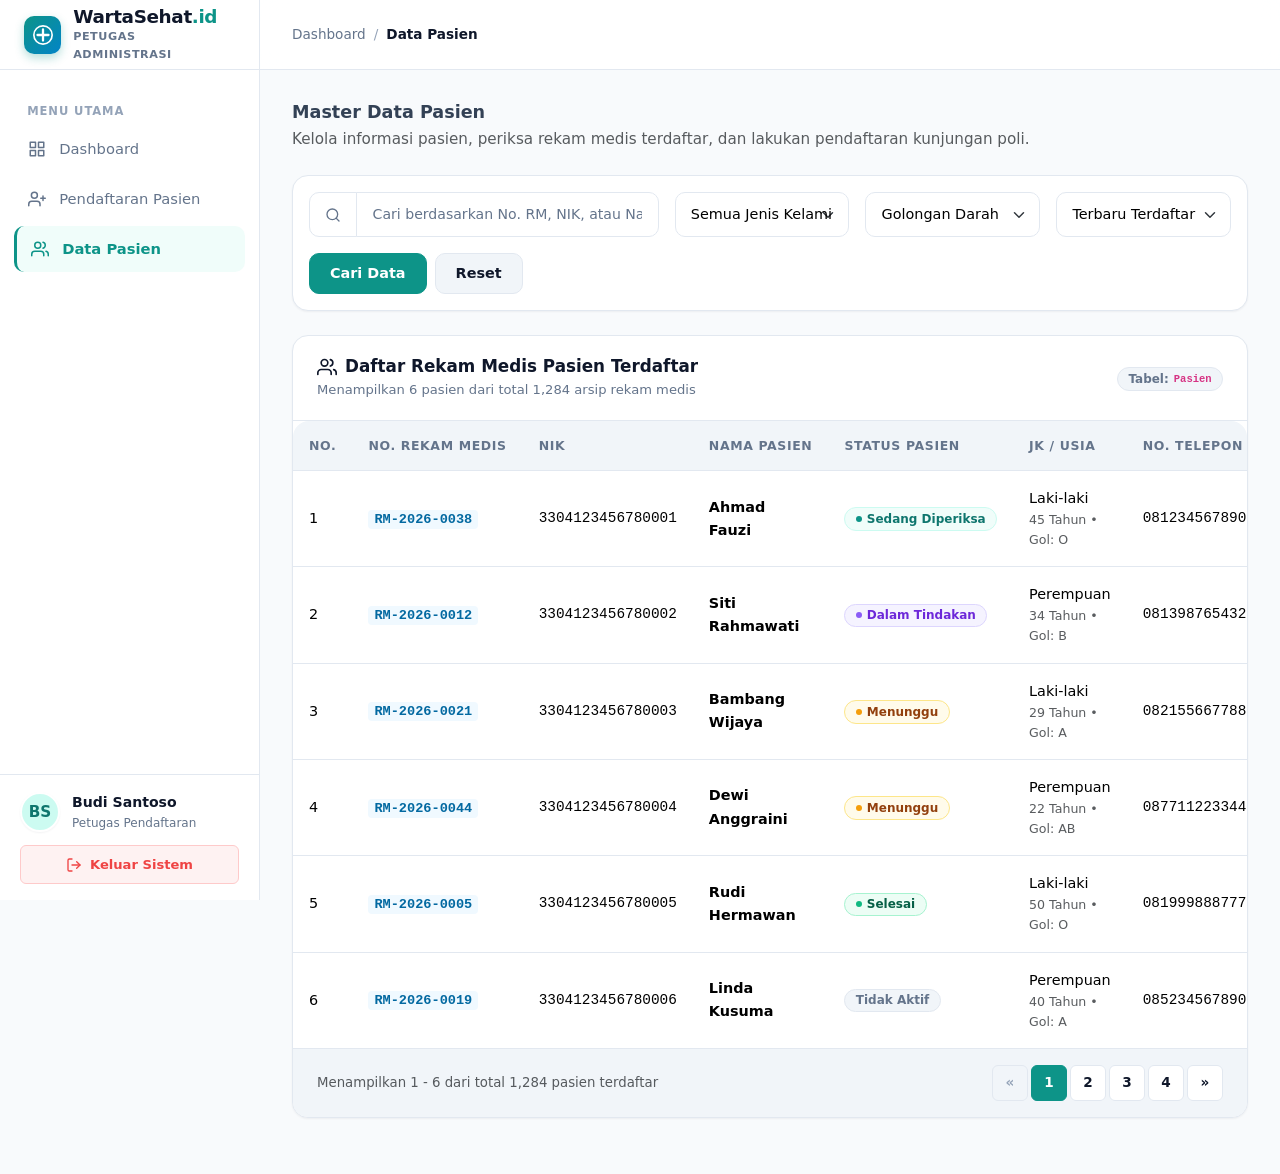
<file: frontend/pages/petugas/daftar-pasien.html>
﻿<!DOCTYPE html>
<html lang="id">
<head>
  <meta charset="UTF-8">
  <meta name="viewport" content="width=device-width, initial-scale=1.0">
  <title>Data Pasien - WartaSehat.id</title>
  <!-- Bootstrap 5 CSS CDN -->
  <link rel="stylesheet" href="https://cdn.jsdelivr.net/npm/bootstrap@5.3.3/dist/css/bootstrap.min.css">
  <!-- Local Custom CSS -->
  <link rel="stylesheet" href="../../css/variables.css">
  <link rel="stylesheet" href="../../css/style.css">
  <link rel="stylesheet" href="../../css/responsive.css">
</head>
<body>

  <!-- Pure CSS Mobile Sidebar Toggle Mechanism -->
  <input type="checkbox" id="sidebarToggle" class="sidebar-toggle-check visually-hidden">
  <label for="sidebarToggle" class="sidebar-overlay" aria-label="Tutup Menu"></label>

  <div class="ws-app-layout">
    <!-- Sidebar Navigation -->
    <aside class="ws-sidebar">
      <div class="ws-sidebar-brand">
        <div class="ws-brand-logo">
          <svg width="22" height="22" viewBox="0 0 24 24" fill="none" stroke="currentColor" stroke-width="2.5" stroke-linecap="round" stroke-linejoin="round">
            <path d="M12 6v12M6 12h12"/>
            <circle cx="12" cy="12" r="10" stroke-width="1.8"/>
          </svg>
        </div>
        <div class="ws-brand-text">
          <div class="ws-brand-title">WartaSehat<span>.id</span></div>
          <div class="ws-brand-badge">Petugas Administrasi</div>
        </div>
      </div>

      <ul class="ws-sidebar-menu">
        <li class="ws-menu-header">Menu Utama</li>
        <li class="ws-menu-item">
          <a href="dashboard.html" class="ws-menu-link">
            <span class="ws-menu-icon">
              <svg width="18" height="18" viewBox="0 0 24 24" fill="none" stroke="currentColor" stroke-width="2" stroke-linecap="round" stroke-linejoin="round">
                <rect x="3" y="3" width="7" height="7"/>
                <rect x="14" y="3" width="7" height="7"/>
                <rect x="14" y="14" width="7" height="7"/>
                <rect x="3" y="14" width="7" height="7"/>
              </svg>
            </span>
            <span>Dashboard</span>
          </a>
        </li>
        <li class="ws-menu-item">
          <a href="pendaftaran-pasien.html" class="ws-menu-link">
            <span class="ws-menu-icon">
              <svg width="18" height="18" viewBox="0 0 24 24" fill="none" stroke="currentColor" stroke-width="2" stroke-linecap="round" stroke-linejoin="round">
                <path d="M16 21v-2a4 4 0 0 0-4-4H5a4 4 0 0 0-4 4v2"/>
                <circle cx="8.5" cy="7" r="4"/>
                <line x1="20" y1="8" x2="20" y2="14"/>
                <line x1="23" y1="11" x2="17" y2="11"/>
              </svg>
            </span>
            <span>Pendaftaran Pasien</span>
          </a>
        </li>
        <li class="ws-menu-item">
          <a href="daftar-pasien.html" class="ws-menu-link active">
            <span class="ws-menu-icon">
              <svg width="18" height="18" viewBox="0 0 24 24" fill="none" stroke="currentColor" stroke-width="2" stroke-linecap="round" stroke-linejoin="round">
                <path d="M17 21v-2a4 4 0 0 0-4-4H5a4 4 0 0 0-4 4v2"/>
                <circle cx="9" cy="7" r="4"/>
                <path d="M23 21v-2a4 4 0 0 0-3-3.87"/>
                <path d="M16 3.13a4 4 0 0 1 0 7.75"/>
              </svg>
            </span>
            <span>Data Pasien</span>
          </a>
        </li>
      </ul>

      <div class="ws-sidebar-footer">
        <div class="ws-user-card">
          <div class="ws-user-avatar">BS</div>
          <div class="ws-user-details">
            <div class="ws-user-name">Budi Santoso</div>
            <span class="ws-user-role">Petugas Pendaftaran</span>
          </div>
        </div>
        <a href="../auth/login.html" class="ws-logout-btn">
          <svg width="16" height="16" viewBox="0 0 24 24" fill="none" stroke="currentColor" stroke-width="2" stroke-linecap="round" stroke-linejoin="round">
            <path d="M9 21H5a2 2 0 0 1-2-2V5a2 2 0 0 1 2-2h4"/>
            <polyline points="16 17 21 12 16 7"/>
            <line x1="21" y1="12" x2="9" y2="12"/>
          </svg>
          Keluar Sistem
        </a>
      </div>
    </aside>

    <!-- Main Content Wrapper -->
    <div class="ws-main-wrapper">
      <!-- Topbar Header -->
      <header class="ws-topbar">
        <div class="ws-topbar-left">
          <label for="sidebarToggle" class="sidebar-toggle-btn" aria-label="Buka Menu">
            <svg width="20" height="20" viewBox="0 0 24 24" fill="none" stroke="currentColor" stroke-width="2" stroke-linecap="round" stroke-linejoin="round">
              <line x1="3" y1="12" x2="21" y2="12"/>
              <line x1="3" y1="6" x2="21" y2="6"/>
              <line x1="3" y1="18" x2="21" y2="18"/>
            </svg>
          </label>
          <nav class="ws-breadcrumb-nav" aria-label="Breadcrumb">
            <a href="dashboard.html" class="ws-parent">Dashboard</a>
            <span class="ws-separator">/</span>
            <span class="ws-current">Data Pasien</span>
          </nav>
        </div>
      </header>

      <!-- Main Body Content -->
      <main class="ws-content-body">
        <div class="d-flex justify-content-between align-items-center mb-4 ws-page-header">
          <div>
            <h1 class="h3 fw-bold mb-1">Master Data Pasien</h1>
            <p class="text-muted mb-0">Kelola informasi pasien, periksa rekam medis terdaftar, dan lakukan pendaftaran kunjungan poli.</p>
          </div>
        </div>

        <!-- Filter & Search Toolbar (GET Form ready for backend PHP) -->
        <div class="ws-card mb-4">
          <div class="ws-card-body p-3">
            <form action="daftar-pasien.html" method="GET" class="d-flex gap-3 align-items-center flex-wrap ws-filter-bar">
              <!-- Search query -->
              <div class="input-group" style="flex: 2; min-width: 250px;">
                <span class="input-group-text bg-white">
                  <svg width="16" height="16" viewBox="0 0 24 24" fill="none" stroke="currentColor" stroke-width="2" stroke-linecap="round" stroke-linejoin="round">
                    <circle cx="11" cy="11" r="8"/>
                    <line x1="21" y1="21" x2="16.65" y2="16.65"/>
                  </svg>
                </span>
                <input 
                  type="text" 
                  class="form-control" 
                  name="search" 
                  placeholder="Cari berdasarkan No. RM, NIK, atau Nama..." 
                  value=""
                >
              </div>

              <!-- Filter Jenis Kelamin -->
              <div style="flex: 1; min-width: 160px;">
                <select name="jenis_kelamin" class="form-select">
                  <option value="">Semua Jenis Kelamin</option>
                  <option value="L">Laki-laki (L)</option>
                  <option value="P">Perempuan (P)</option>
                </select>
              </div>

              <!-- Filter Golongan Darah -->
              <div style="flex: 1; min-width: 150px;">
                <select name="golongan_darah" class="form-select">
                  <option value="">Golongan Darah</option>
                  <option value="A">Golongan A</option>
                  <option value="B">Golongan B</option>
                  <option value="AB">Golongan AB</option>
                  <option value="O">Golongan O</option>
                </select>
              </div>

              <!-- Sort Order -->
              <div style="flex: 1; min-width: 160px;">
                <select name="sort" class="form-select">
                  <option value="terbaru">Terbaru Terdaftar</option>
                  <option value="terlama">Terlama Terdaftar</option>
                  <option value="nama_asc">Nama (A - Z)</option>
                  <option value="rm_asc">No. RM (A - Z)</option>
                </select>
              </div>

              <!-- Form Buttons -->
              <div class="d-flex gap-2">
                <button type="submit" class="btn btn-primary">
                  Cari Data
                </button>
                <a href="daftar-pasien.html" class="btn btn-secondary">
                  Reset
                </a>
              </div>
            </form>
          </div>
        </div>

        <!-- Main Patients Table Card -->
        <div class="ws-card">
          <div class="ws-card-header">
            <div>
              <h2 class="ws-card-title">
                <svg width="20" height="20" viewBox="0 0 24 24" fill="none" stroke="currentColor" stroke-width="2" stroke-linecap="round" stroke-linejoin="round">
                  <path d="M17 21v-2a4 4 0 0 0-4-4H5a4 4 0 0 0-4 4v2"/>
                  <circle cx="9" cy="7" r="4"/>
                  <path d="M23 21v-2a4 4 0 0 0-3-3.87"/>
                  <path d="M16 3.13a4 4 0 0 1 0 7.75"/>
                </svg>
                Daftar Rekam Medis Pasien Terdaftar
              </h2>
              <div class="ws-card-subtitle">Menampilkan 6 pasien dari total 1,284 arsip rekam medis</div>
            </div>
            <div class="ws-card-actions">
              <span class="badge badge-secondary">Tabel: <code>pasien</code></span>
            </div>
          </div>

          <div class="table-responsive">
            <table class="table ws-table align-middle">
              <thead>
                <tr>
                  <th style="width: 45px;">No.</th>
                  <th style="width: 135px;">No. Rekam Medis</th>
                  <th style="width: 155px;">NIK</th>
                  <th>Nama Pasien</th>
                  <th>Status Pasien</th>
                  <th>JK / Usia</th>
                  <th>No. Telepon</th>
                  <th>Alamat Domisili</th>
                  <th>Tgl Daftar</th>
                  <th class="text-center" style="width: 175px;">Aksi</th>
                </tr>
              </thead>
              <tbody>
                <!-- Row 1 -->
                <tr>
                  <td>1</td>
                  <td>
                    <a href="detail-pasien.html" class="cell-code">RM-2026-0038</a>
                  </td>
                  <td class="font-monospace small">3304123456780001</td>
                  <td>
                    <div class="fw-bold">Ahmad Fauzi</div>
                  </td>
                  <td>
                    <span class="badge badge-primary">
                      <span class="status-dot"></span> Sedang Diperiksa
                    </span>
                  </td>
                  <td>
                    <div>Laki-laki</div>
                    <div class="text-muted small">45 Tahun &bull; Gol: O</div>
                  </td>
                  <td class="font-monospace small">081234567890</td>
                  <td class="small text-muted">Jl. Mawar No. 12, Sleman</td>
                  <td class="small">10 Jan 2026</td>
                  <td class="text-center">
                    <div class="d-flex justify-content-center gap-1">
                      <a href="detail-pasien.html" class="btn btn-sm btn-primary" title="Detail Pasien">
                        Profil
                      </a>
                      <a href="riwayat-rekam-medik-petugas.html" class="btn btn-sm btn-outline-primary" title="Riwayat Rekam Medik">
                        RM
                      </a>
                      <a href="#modal-daftarkan-poli" class="btn btn-sm btn-secondary" title="Daftarkan ke Poli">
                        + Poli
                      </a>
                    </div>
                  </td>
                </tr>

                <!-- Row 2 -->
                <tr>
                  <td>2</td>
                  <td>
                    <a href="detail-pasien.html" class="cell-code">RM-2026-0012</a>
                  </td>
                  <td class="font-monospace small">3304123456780002</td>
                  <td>
                    <div class="fw-bold">Siti Rahmawati</div>
                  </td>
                  <td>
                    <span class="badge badge-tindakan">
                      <span class="status-dot"></span> Dalam Tindakan
                    </span>
                  </td>
                  <td>
                    <div>Perempuan</div>
                    <div class="text-muted small">34 Tahun &bull; Gol: B</div>
                  </td>
                  <td class="font-monospace small">081398765432</td>
                  <td class="small text-muted">Jl. Anggrek No. 5, Bantul</td>
                  <td class="small">15 Jan 2026</td>
                  <td class="text-center">
                    <div class="d-flex justify-content-center gap-1">
                      <a href="detail-pasien.html" class="btn btn-sm btn-primary" title="Detail Pasien">
                        Profil
                      </a>
                      <a href="riwayat-rekam-medik-petugas.html" class="btn btn-sm btn-outline-primary" title="Riwayat Rekam Medik">
                        RM
                      </a>
                      <a href="#modal-daftarkan-poli" class="btn btn-sm btn-secondary" title="Daftarkan ke Poli">
                        + Poli
                      </a>
                    </div>
                  </td>
                </tr>

                <!-- Row 3 -->
                <tr>
                  <td>3</td>
                  <td>
                    <a href="detail-pasien.html" class="cell-code">RM-2026-0021</a>
                  </td>
                  <td class="font-monospace small">3304123456780003</td>
                  <td>
                    <div class="fw-bold">Bambang Wijaya</div>
                  </td>
                  <td>
                    <span class="badge badge-warning">
                      <span class="status-dot"></span> Menunggu
                    </span>
                  </td>
                  <td>
                    <div>Laki-laki</div>
                    <div class="text-muted small">29 Tahun &bull; Gol: A</div>
                  </td>
                  <td class="font-monospace small">082155667788</td>
                  <td class="small text-muted">Jl. Melati No. 8, Yogyakarta</td>
                  <td class="small">02 Feb 2026</td>
                  <td class="text-center">
                    <div class="d-flex justify-content-center gap-1">
                      <a href="detail-pasien.html" class="btn btn-sm btn-primary" title="Detail Pasien">
                        Profil
                      </a>
                      <a href="riwayat-rekam-medik-petugas.html" class="btn btn-sm btn-outline-primary" title="Riwayat Rekam Medik">
                        RM
                      </a>
                      <a href="#modal-daftarkan-poli" class="btn btn-sm btn-secondary" title="Daftarkan ke Poli">
                        + Poli
                      </a>
                    </div>
                  </td>
                </tr>

                <!-- Row 4 -->
                <tr>
                  <td>4</td>
                  <td>
                    <a href="detail-pasien.html" class="cell-code">RM-2026-0044</a>
                  </td>
                  <td class="font-monospace small">3304123456780004</td>
                  <td>
                    <div class="fw-bold">Dewi Anggraini</div>
                  </td>
                  <td>
                    <span class="badge badge-warning">
                      <span class="status-dot"></span> Menunggu
                    </span>
                  </td>
                  <td>
                    <div>Perempuan</div>
                    <div class="text-muted small">22 Tahun &bull; Gol: AB</div>
                  </td>
                  <td class="font-monospace small">087711223344</td>
                  <td class="small text-muted">Jl. Cendrawasih No. 20, Sleman</td>
                  <td class="small">20 Feb 2026</td>
                  <td class="text-center">
                    <div class="d-flex justify-content-center gap-1">
                      <a href="detail-pasien.html" class="btn btn-sm btn-primary" title="Detail Pasien">
                        Profil
                      </a>
                      <a href="riwayat-rekam-medik-petugas.html" class="btn btn-sm btn-outline-primary" title="Riwayat Rekam Medik">
                        RM
                      </a>
                      <a href="#modal-daftarkan-poli" class="btn btn-sm btn-secondary" title="Daftarkan ke Poli">
                        + Poli
                      </a>
                    </div>
                  </td>
                </tr>

                <!-- Row 5 -->
                <tr>
                  <td>5</td>
                  <td>
                    <a href="detail-pasien.html" class="cell-code">RM-2026-0005</a>
                  </td>
                  <td class="font-monospace small">3304123456780005</td>
                  <td>
                    <div class="fw-bold">Rudi Hermawan</div>
                  </td>
                  <td>
                    <span class="badge badge-success">
                      <span class="status-dot"></span> Selesai
                    </span>
                  </td>
                  <td>
                    <div>Laki-laki</div>
                    <div class="text-muted small">50 Tahun &bull; Gol: O</div>
                  </td>
                  <td class="font-monospace small">081999888777</td>
                  <td class="small text-muted">Jl. Kenanga No. 14, Bantul</td>
                  <td class="small">05 Mar 2026</td>
                  <td class="text-center">
                    <div class="d-flex justify-content-center gap-1">
                      <a href="detail-pasien.html" class="btn btn-sm btn-primary" title="Detail Pasien">
                        Profil
                      </a>
                      <a href="riwayat-rekam-medik-petugas.html" class="btn btn-sm btn-outline-primary" title="Riwayat Rekam Medik">
                        RM
                      </a>
                      <a href="#modal-daftarkan-poli" class="btn btn-sm btn-secondary" title="Daftarkan ke Poli">
                        + Poli
                      </a>
                    </div>
                  </td>
                </tr>

                <!-- Row 6 -->
                <tr>
                  <td>6</td>
                  <td>
                    <a href="detail-pasien.html" class="cell-code">RM-2026-0019</a>
                  </td>
                  <td class="font-monospace small">3304123456780006</td>
                  <td>
                    <div class="fw-bold">Linda Kusuma</div>
                  </td>
                  <td>
                    <span class="badge badge-secondary">
                      Tidak Aktif
                    </span>
                  </td>
                  <td>
                    <div>Perempuan</div>
                    <div class="text-muted small">40 Tahun &bull; Gol: A</div>
                  </td>
                  <td class="font-monospace small">085234567890</td>
                  <td class="small text-muted">Jl. Flamboyan No. 3, Sleman</td>
                  <td class="small">12 Mar 2026</td>
                  <td class="text-center">
                    <div class="d-flex justify-content-center gap-1">
                      <a href="detail-pasien.html" class="btn btn-sm btn-primary" title="Detail Pasien">
                        Profil
                      </a>
                      <a href="riwayat-rekam-medik-petugas.html" class="btn btn-sm btn-outline-primary" title="Riwayat Rekam Medik">
                        RM
                      </a>
                      <a href="#modal-daftarkan-poli" class="btn btn-sm btn-secondary" title="Daftarkan ke Poli">
                        + Poli
                      </a>
                    </div>
                  </td>
                </tr>
              </tbody>
            </table>
          </div>

          <div class="ws-card-footer">
            <div class="text-muted small">
              Menampilkan 1 - 6 dari total 1,284 pasien terdaftar
            </div>
            <!-- Pagination Controls (Pure HTML Links) -->
            <ul class="pagination">
              <li class="page-item disabled"><a class="page-link" href="#">&laquo;</a></li>
              <li class="page-item active"><a class="page-link" href="daftar-pasien.html?page=1">1</a></li>
              <li class="page-item"><a class="page-link" href="daftar-pasien.html?page=2">2</a></li>
              <li class="page-item"><a class="page-link" href="daftar-pasien.html?page=3">3</a></li>
              <li class="page-item"><a class="page-link" href="daftar-pasien.html?page=4">4</a></li>
              <li class="page-item"><a class="page-link" href="daftar-pasien.html?page=2">&raquo;</a></li>
            </ul>
          </div>
        </div>

      </main>
    </div>
  </div>

  <!-- Pure CSS Modal: Daftarkan Pasien ke Poliklinik (NO JAVASCRIPT NEEDED, uses :target) -->
  <div id="modal-daftarkan-poli" class="ws-modal-overlay">
    <div class="ws-modal-box text-start">
      <div class="d-flex justify-content-between align-items-center mb-3">
        <h3 class="ws-modal-title mb-0">Daftarkan Antrean Poliklinik</h3>
        <a href="#" class="btn btn-sm btn-secondary" style="line-height: 1; padding: 4px 8px;">&times;</a>
      </div>
      <p class="text-muted small mb-3">Masukkan pasien ke antrean poliklinik hari ini.</p>

      <form action="dashboard.html" method="POST">
        <div class="mb-3">
          <label class="form-label">Nama Pasien</label>
          <input type="text" class="form-control bg-light" value="Ahmad Fauzi (RM-2026-0038)" readonly>
          <input type="hidden" name="id_pasien" value="1">
        </div>

        <div class="mb-3">
          <label for="modal_id_poli" class="form-label">Poliklinik Tujuan <span class="required">*</span></label>
          <select class="form-select" id="modal_id_poli" name="id_poli" required>
            <option value="1">Poli Umum</option>
            <option value="2" selected>Poli Penyakit Dalam</option>
            <option value="3">Poli Gigi & Mulut</option>
            <option value="4">Poli Anak</option>
            <option value="5">Poli Mata</option>
          </select>
        </div>

        <div class="mb-3">
          <label for="modal_id_dokter" class="form-label">Dokter Pemeriksa <span class="required">*</span></label>
          <select class="form-select" id="modal_id_dokter" name="id_dokter" required>
            <option value="1">dr. Hendra Pratama, Sp.PD</option>
            <option value="2">dr. Siti Nurhaliza</option>
            <option value="3">drg. Maya Sari</option>
          </select>
        </div>

        <div class="mb-4">
          <label for="modal_keluhan_awal" class="form-label">Keluhan Utama <span class="required">*</span></label>
          <textarea class="form-control" id="modal_keluhan_awal" name="keluhan_awal" rows="2" placeholder="Keluhan yang dirasakan saat ini..." required></textarea>
        </div>

        <div class="d-flex justify-content-end gap-2 ws-modal-actions">
          <a href="#" class="btn btn-secondary">Batal</a>
          <button type="submit" class="btn btn-primary">Konfirmasi & Terbitkan Antrean</button>
        </div>
      </form>
    </div>
  </div>

</body>
</html>
</file>
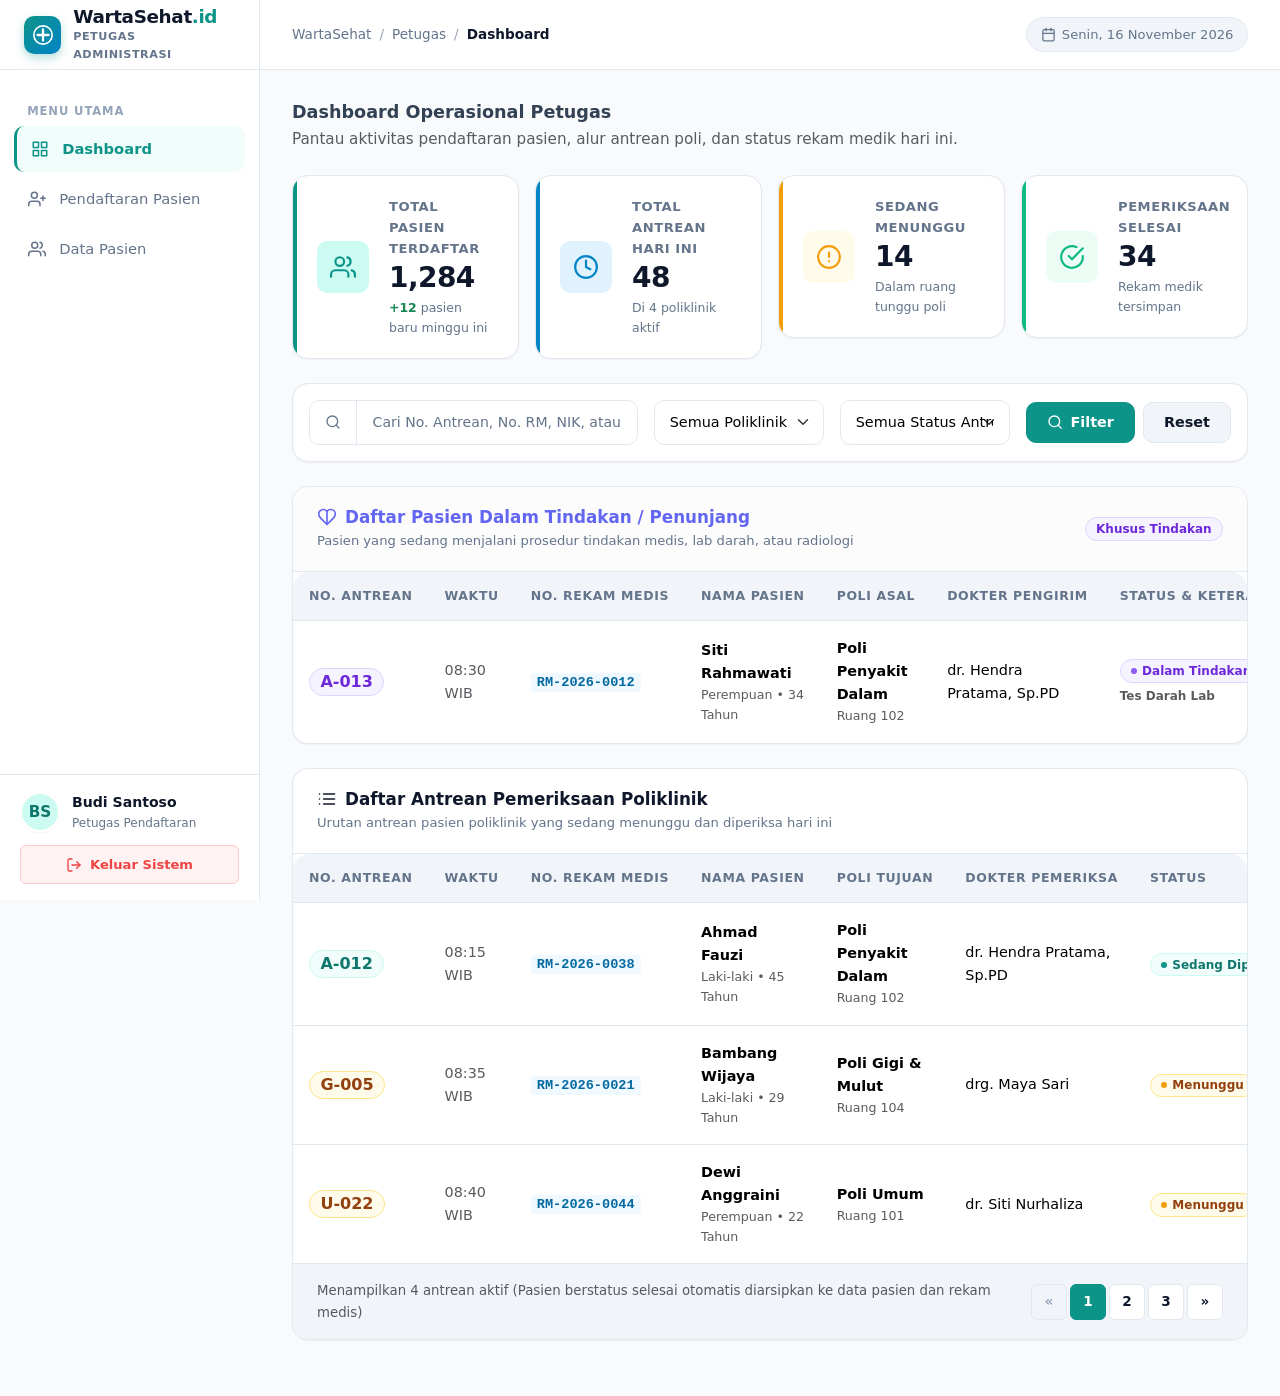
<file: frontend/pages/petugas/dashboard.html>
<!DOCTYPE html>
<html lang="id">
<head>
  <meta charset="UTF-8">
  <meta name="viewport" content="width=device-width, initial-scale=1.0">
  <title>Dashboard Petugas - WartaSehat.id</title>
  <!-- Bootstrap 5 CSS CDN -->
  <link rel="stylesheet" href="https://cdn.jsdelivr.net/npm/bootstrap@5.3.3/dist/css/bootstrap.min.css">
  <!-- Local Custom CSS  -->
  <link rel="stylesheet" href="../../css/variables.css">
  <link rel="stylesheet" href="../../css/style.css">
  <link rel="stylesheet" href="../../css/responsive.css">
</head>
<body>

  <!-- Pure CSS Mobile Sidebar Toggle Mechanism -->
  <input type="checkbox" id="sidebarToggle" class="sidebar-toggle-check visually-hidden">
  <label for="sidebarToggle" class="sidebar-overlay" aria-label="Tutup Menu"></label>

  <div class="ws-app-layout">
    <!-- Sidebar Navigation -->
    <aside class="ws-sidebar">
      <div class="ws-sidebar-brand">
        <div class="ws-brand-logo">
          <svg width="22" height="22" viewBox="0 0 24 24" fill="none" stroke="currentColor" stroke-width="2.5" stroke-linecap="round" stroke-linejoin="round">
            <path d="M12 6v12M6 12h12"/>
            <circle cx="12" cy="12" r="10" stroke-width="1.8"/>
          </svg>
        </div>
        <div class="ws-brand-text">
          <div class="ws-brand-title">WartaSehat<span>.id</span></div>
          <div class="ws-brand-badge">Petugas Administrasi</div>
        </div>
      </div>

      <ul class="ws-sidebar-menu">
        <li class="ws-menu-header">Menu Utama</li>
        <li class="ws-menu-item">
          <a href="dashboard.html" class="ws-menu-link active">
            <span class="ws-menu-icon">
              <svg width="18" height="18" viewBox="0 0 24 24" fill="none" stroke="currentColor" stroke-width="2" stroke-linecap="round" stroke-linejoin="round">
                <rect x="3" y="3" width="7" height="7"/>
                <rect x="14" y="3" width="7" height="7"/>
                <rect x="14" y="14" width="7" height="7"/>
                <rect x="3" y="14" width="7" height="7"/>
              </svg>
            </span>
            <span>Dashboard</span>
          </a>
        </li>
        <li class="ws-menu-item">
          <a href="pendaftaran-pasien.html" class="ws-menu-link">
            <span class="ws-menu-icon">
              <svg width="18" height="18" viewBox="0 0 24 24" fill="none" stroke="currentColor" stroke-width="2" stroke-linecap="round" stroke-linejoin="round">
                <path d="M16 21v-2a4 4 0 0 0-4-4H5a4 4 0 0 0-4 4v2"/>
                <circle cx="8.5" cy="7" r="4"/>
                <line x1="20" y1="8" x2="20" y2="14"/>
                <line x1="23" y1="11" x2="17" y2="11"/>
              </svg>
            </span>
            <span>Pendaftaran Pasien</span>
          </a>
        </li>
        <li class="ws-menu-item">
          <a href="daftar-pasien.html" class="ws-menu-link">
            <span class="ws-menu-icon">
              <svg width="18" height="18" viewBox="0 0 24 24" fill="none" stroke="currentColor" stroke-width="2" stroke-linecap="round" stroke-linejoin="round">
                <path d="M17 21v-2a4 4 0 0 0-4-4H5a4 4 0 0 0-4 4v2"/>
                <circle cx="9" cy="7" r="4"/>
                <path d="M23 21v-2a4 4 0 0 0-3-3.87"/>
                <path d="M16 3.13a4 4 0 0 1 0 7.75"/>
              </svg>
            </span>
            <span>Data Pasien</span>
          </a>
        </li>
      </ul>

      <div class="ws-sidebar-footer">
        <div class="ws-user-card">
          <div class="ws-user-avatar">BS</div>
          <div class="ws-user-details">
            <div class="ws-user-name">Budi Santoso</div>
            <span class="ws-user-role">Petugas Pendaftaran</span>
          </div>
        </div>
        <a href="../auth/login.html" class="ws-logout-btn">
          <svg width="16" height="16" viewBox="0 0 24 24" fill="none" stroke="currentColor" stroke-width="2" stroke-linecap="round" stroke-linejoin="round">
            <path d="M9 21H5a2 2 0 0 1-2-2V5a2 2 0 0 1 2-2h4"/>
            <polyline points="16 17 21 12 16 7"/>
            <line x1="21" y1="12" x2="9" y2="12"/>
          </svg>
          Keluar Sistem
        </a>
      </div>
    </aside>

    <!-- Main Content Wrapper -->
    <div class="ws-main-wrapper">
      <!-- Topbar Header (Glassmorphic) -->
      <header class="ws-topbar">
        <div class="ws-topbar-left">
          <label for="sidebarToggle" class="sidebar-toggle-btn" aria-label="Buka Menu">
            <svg width="20" height="20" viewBox="0 0 24 24" fill="none" stroke="currentColor" stroke-width="2" stroke-linecap="round" stroke-linejoin="round">
              <line x1="3" y1="12" x2="21" y2="12"/>
              <line x1="3" y1="6" x2="21" y2="6"/>
              <line x1="3" y1="18" x2="21" y2="18"/>
            </svg>
          </label>
          <nav class="ws-breadcrumb-nav" aria-label="Breadcrumb">
            <span class="ws-parent">WartaSehat</span>
            <span class="ws-separator">/</span>
            <span class="ws-parent">Petugas</span>
            <span class="ws-separator">/</span>
            <span class="ws-current">Dashboard</span>
          </nav>
        </div>

        <div class="ws-topbar-right">
          <div class="ws-system-date">
            <svg width="15" height="15" viewBox="0 0 24 24" fill="none" stroke="currentColor" stroke-width="2" stroke-linecap="round" stroke-linejoin="round">
              <rect x="3" y="4" width="18" height="18" rx="2" ry="2"/>
              <line x1="16" y1="2" x2="16" y2="6"/>
              <line x1="8" y1="2" x2="8" y2="6"/>
              <line x1="3" y1="10" x2="21" y2="10"/>
            </svg>
            <span>Senin, 16 November 2026</span>
          </div>
        </div>
      </header>

      <!-- Main Body Content -->
      <main class="ws-content-body">
        <!-- Page Title & Greeting Header -->
        <div class="d-flex justify-content-between align-items-center mb-4 ws-page-header">
          <div>
            <h1 class="h3 fw-bold mb-1">Dashboard Operasional Petugas</h1>
            <p class="text-muted mb-0">Pantau aktivitas pendaftaran pasien, alur antrean poli, dan status rekam medik hari ini.</p>
          </div>
          
        </div>

        <!-- 4 KPI Metrics Stats Grid -->
        <div class="row g-3 mb-4 ws-stats-grid">
          <!-- Stat 1: Total Pasien Terdaftar -->
          <div class="col-12 col-sm-6 col-xl-3">
            <div class="ws-stat-card">
              <div class="ws-stat-icon-wrap">
                <svg width="26" height="26" viewBox="0 0 24 24" fill="none" stroke="currentColor" stroke-width="2" stroke-linecap="round" stroke-linejoin="round">
                  <path d="M17 21v-2a4 4 0 0 0-4-4H5a4 4 0 0 0-4 4v2"/>
                  <circle cx="9" cy="7" r="4"/>
                  <path d="M23 21v-2a4 4 0 0 0-3-3.87"/>
                  <path d="M16 3.13a4 4 0 0 1 0 7.75"/>
                </svg>
              </div>
              <div class="ws-stat-info">
                <div class="ws-stat-label">Total Pasien Terdaftar</div>
                <div class="ws-stat-value">1,284</div>
                <div class="ws-stat-desc"><span class="text-success fw-semibold">+12</span> pasien baru minggu ini</div>
              </div>
            </div>
          </div>

          <!-- Stat 2: Antrean Hari Ini -->
          <div class="col-12 col-sm-6 col-xl-3">
            <div class="ws-stat-card variant-secondary">
              <div class="ws-stat-icon-wrap">
                <svg width="26" height="26" viewBox="0 0 24 24" fill="none" stroke="currentColor" stroke-width="2" stroke-linecap="round" stroke-linejoin="round">
                  <circle cx="12" cy="12" r="10"/>
                  <polyline points="12 6 12 12 16 14"/>
                </svg>
              </div>
              <div class="ws-stat-info">
                <div class="ws-stat-label">Total Antrean Hari Ini</div>
                <div class="ws-stat-value">48</div>
                <div class="ws-stat-desc">Di 4 poliklinik aktif</div>
              </div>
            </div>
          </div>

          <!-- Stat 3: Pasien Menunggu -->
          <div class="col-12 col-sm-6 col-xl-3">
            <div class="ws-stat-card variant-warning">
              <div class="ws-stat-icon-wrap">
                <svg width="26" height="26" viewBox="0 0 24 24" fill="none" stroke="currentColor" stroke-width="2" stroke-linecap="round" stroke-linejoin="round">
                  <circle cx="12" cy="12" r="10"/>
                  <line x1="12" y1="8" x2="12" y2="12"/>
                  <line x1="12" y1="16" x2="12.01" y2="16"/>
                </svg>
              </div>
              <div class="ws-stat-info">
                <div class="ws-stat-label">Sedang Menunggu</div>
                <div class="ws-stat-value">14</div>
                <div class="ws-stat-desc">Dalam ruang tunggu poli</div>
              </div>
            </div>
          </div>

          <!-- Stat 4: Kunjungan Selesai -->
          <div class="col-12 col-sm-6 col-xl-3">
            <div class="ws-stat-card variant-success">
              <div class="ws-stat-icon-wrap">
                <svg width="26" height="26" viewBox="0 0 24 24" fill="none" stroke="currentColor" stroke-width="2" stroke-linecap="round" stroke-linejoin="round">
                  <path d="M22 11.08V12a10 10 0 1 1-5.93-9.14"/>
                  <polyline points="22 4 12 14.01 9 11.01"/>
                </svg>
              </div>
              <div class="ws-stat-info">
                <div class="ws-stat-label">Pemeriksaan Selesai</div>
                <div class="ws-stat-value">34</div>
                <div class="ws-stat-desc">Rekam medik tersimpan</div>
              </div>
            </div>
          </div>
        </div>

        <!-- Filter & Search Toolbar (Interactive & Instant Enter Search) -->
        <div class="ws-card mb-4">
          <div class="ws-card-body p-3">
            <form id="petugasFilterForm" action="dashboard.html" method="GET" class="d-flex gap-3 align-items-center flex-wrap ws-filter-bar">
              <div class="input-group" style="flex: 2; min-width: 240px;">
                <span class="input-group-text bg-white">
                  <svg width="16" height="16" viewBox="0 0 24 24" fill="none" stroke="currentColor" stroke-width="2" stroke-linecap="round" stroke-linejoin="round">
                    <circle cx="11" cy="11" r="8"/>
                    <line x1="21" y1="21" x2="16.65" y2="16.65"/>
                  </svg>
                </span>
                <input 
                  type="text" 
                  class="form-control" 
                  id="petugasSearchInput"
                  name="search" 
                  placeholder="Cari No. Antrean, No. RM, NIK, atau Nama Pasien lalu tekan Enter..." 
                  value=""
                >
              </div>

              <div style="flex: 1; min-width: 170px;">
                <select id="petugasPoliSelect" name="poli" class="form-select">
                  <option value="">Semua Poliklinik</option>
                  <option value="Poli Umum">Poli Umum</option>
                  <option value="Poli Penyakit Dalam">Poli Penyakit Dalam</option>
                  <option value="Poli Gigi & Mulut">Poli Gigi & Mulut</option>
                  <option value="Poli Anak">Poli Anak</option>
                  <option value="Poli Mata">Poli Mata</option>
                </select>
              </div>

              <div style="flex: 1; min-width: 170px;">
                <select id="petugasStatusSelect" name="status" class="form-select">
                  <option value="">Semua Status Antrean</option>
                  <option value="Menunggu">Menunggu</option>
                  <option value="Sedang Diperiksa">Sedang Diperiksa</option>
                  <option value="Dalam Tindakan">Dalam Tindakan</option>
                </select>
              </div>

              <div class="d-flex gap-2">
                <button type="submit" class="btn btn-primary">
                  <svg width="16" height="16" viewBox="0 0 24 24" fill="none" stroke="currentColor" stroke-width="2" stroke-linecap="round" stroke-linejoin="round">
                    <circle cx="11" cy="11" r="8"/>
                    <line x1="21" y1="21" x2="16.65" y2="16.65"/>
                  </svg>
                  Filter
                </button>
                <button type="button" id="petugasResetBtn" class="btn btn-secondary" title="Reset Filter">
                  Reset
                </button>
              </div>
            </form>
          </div>
        </div>

        <!-- Section 1: Daftar Pasien Dalam Tindakan / Penunjang (Dipisah Tersendiri) -->
        <div class="ws-card mb-4" id="section-petugas-tindakan">
          <div class="ws-card-header bg-light-subtle">
            <div>
              <h2 class="ws-card-title text-purple" style="color: #6366f1;">
                <svg width="20" height="20" viewBox="0 0 24 24" fill="none" stroke="currentColor" stroke-width="2" stroke-linecap="round" stroke-linejoin="round">
                  <path d="M19 14c1.49-1.46 3-3.21 3-5.5A5.5 5.5 0 0 0 16.5 3c-1.76 0-3 .5-4.5 2-1.5-1.5-2.74-2-4.5-2A5.5 5.5 0 0 0 2 8.5c0 2.3 1.5 4.05 3 5.5l7 7Z"/>
                  <path d="M12 5v14"/>
                </svg>
                Daftar Pasien Dalam Tindakan / Penunjang
              </h2>
              <div class="ws-card-subtitle">Pasien yang sedang menjalani prosedur tindakan medis, lab darah, atau radiologi</div>
            </div>
            <div class="ws-card-actions">
              <span class="badge badge-tindakan">Khusus Tindakan</span>
            </div>
          </div>

          <div class="table-responsive">
            <table class="table ws-table align-middle" id="table-petugas-tindakan">
              <thead>
                <tr>
                  <th style="width: 110px;">No. Antrean</th>
                  <th style="width: 90px;">Waktu</th>
                  <th>No. Rekam Medis</th>
                  <th>Nama Pasien</th>
                  <th>Poli Asal</th>
                  <th>Dokter Pengirim</th>
                  <th>Status & Keterangan</th>
                  <th class="text-center" style="width: 150px;">Aksi</th>
                </tr>
              </thead>
              <tbody>
                <!-- Row: Siti Rahmawati (Dalam Tindakan) -->
                <tr class="petugas-antrean-row" data-poli="Poli Penyakit Dalam" data-status="Dalam Tindakan" data-search="a-013 siti rahmawati rm-2026-0012 3304123456780002 poli penyakit dalam hendra pratama tes darah lab">
                  <td>
                    <span class="badge badge-tindakan fw-bold fs-6">A-013</span>
                  </td>
                  <td class="text-muted small">08:30 WIB</td>
                  <td>
                    <a href="detail-pasien.html" class="cell-code">RM-2026-0012</a>
                  </td>
                  <td>
                    <div class="fw-bold">Siti Rahmawati</div>
                    <div class="text-muted small">Perempuan &bull; 34 Tahun</div>
                  </td>
                  <td>
                    <span class="fw-semibold">Poli Penyakit Dalam</span>
                    <div class="text-muted small">Ruang 102</div>
                  </td>
                  <td>dr. Hendra Pratama, Sp.PD</td>
                  <td>
                    <span class="badge badge-tindakan">
                      <span class="status-dot"></span> Dalam Tindakan
                    </span>
                    <div class="text-muted small mt-1 fw-semibold" style="font-size: 0.75rem; color: #7c3aed;">Tes Darah Lab</div>
                  </td>
                  <td class="text-center">
                    <div class="d-flex justify-content-center gap-1">
                      <a href="#modal-input-hasil-lab" class="btn btn-sm btn-primary" title="Input & Kirim Hasil Lab ke Dokter">
                        Input Hasil
                      </a>
                      <a href="detail-pasien.html" class="btn btn-sm btn-secondary" title="Detail Pasien">
                        Profil
                      </a>
                      <a href="riwayat-rekam-medik-petugas.html" class="btn btn-sm btn-outline-primary" title="Riwayat Rekam Medik">
                        RM
                      </a>
                    </div>
                  </td>
                </tr>
              </tbody>
            </table>
          </div>
        </div>

        <!-- Section 2: Table of Active Queues (Antrean Pemeriksaan Poliklinik Hari Ini) -->
        <div class="ws-card" id="section-petugas-utama">
          <div class="ws-card-header">
            <div>
              <h2 class="ws-card-title">
                <svg width="20" height="20" viewBox="0 0 24 24" fill="none" stroke="currentColor" stroke-width="2" stroke-linecap="round" stroke-linejoin="round">
                  <line x1="8" y1="6" x2="21" y2="6"/>
                  <line x1="8" y1="12" x2="21" y2="12"/>
                  <line x1="8" y1="18" x2="21" y2="18"/>
                  <line x1="3" y1="6" x2="3.01" y2="6"/>
                  <line x1="3" y1="12" x2="3.01" y2="12"/>
                  <line x1="3" y1="18" x2="3.01" y2="18"/>
                </svg>
                Daftar Antrean Pemeriksaan Poliklinik
              </h2>
              <div class="ws-card-subtitle">Urutan antrean pasien poliklinik yang sedang menunggu dan diperiksa hari ini</div>
            </div>
          </div>

          <div class="table-responsive">
            <table class="table ws-table align-middle" id="table-petugas-utama">
              <thead>
                <tr>
                  <th style="width: 110px;">No. Antrean</th>
                  <th style="width: 90px;">Waktu</th>
                  <th>No. Rekam Medis</th>
                  <th>Nama Pasien</th>
                  <th>Poli Tujuan</th>
                  <th>Dokter Pemeriksa</th>
                  <th>Status</th>
                  <th class="text-center" style="width: 150px;">Aksi</th>
                </tr>
              </thead>
              <tbody>
                <!-- Row 1: Sedang Diperiksa -->
                <tr class="petugas-antrean-row" data-poli="Poli Penyakit Dalam" data-status="Sedang Diperiksa" data-search="a-012 ahmad fauzi rm-2026-0038 3304123456780001 poli penyakit dalam hendra pratama">
                  <td>
                    <span class="badge badge-primary fw-bold fs-6">A-012</span>
                  </td>
                  <td class="text-muted small">08:15 WIB</td>
                  <td>
                    <a href="detail-pasien.html" class="cell-code">RM-2026-0038</a>
                  </td>
                  <td>
                    <div class="fw-bold">Ahmad Fauzi</div>
                    <div class="text-muted small">Laki-laki &bull; 45 Tahun</div>
                  </td>
                  <td>
                    <span class="fw-semibold">Poli Penyakit Dalam</span>
                    <div class="text-muted small">Ruang 102</div>
                  </td>
                  <td>dr. Hendra Pratama, Sp.PD</td>
                  <td>
                    <span class="badge badge-primary">
                      <span class="status-dot"></span> Sedang Diperiksa
                    </span>
                  </td>
                  <td class="text-center">
                    <div class="d-flex justify-content-center gap-1">
                      <a href="detail-pasien.html" class="btn btn-sm btn-secondary" title="Detail Pasien">
                        Profil
                      </a>
                      <a href="riwayat-rekam-medik-petugas.html" class="btn btn-sm btn-outline-primary" title="Riwayat Rekam Medik">
                        RM
                      </a>
                    </div>
                  </td>
                </tr>

                <!-- Row 2: Menunggu Poli Gigi -->
                <tr class="petugas-antrean-row" data-poli="Poli Gigi & Mulut" data-status="Menunggu" data-search="g-005 bambang wijaya rm-2026-0021 3304123456780021 poli gigi maya sari">
                  <td>
                    <span class="badge badge-warning fw-bold fs-6">G-005</span>
                  </td>
                  <td class="text-muted small">08:35 WIB</td>
                  <td>
                    <a href="detail-pasien.html" class="cell-code">RM-2026-0021</a>
                  </td>
                  <td>
                    <div class="fw-bold">Bambang Wijaya</div>
                    <div class="text-muted small">Laki-laki &bull; 29 Tahun</div>
                  </td>
                  <td>
                    <span class="fw-semibold">Poli Gigi & Mulut</span>
                    <div class="text-muted small">Ruang 104</div>
                  </td>
                  <td>drg. Maya Sari</td>
                  <td>
                    <span class="badge badge-warning">
                      <span class="status-dot"></span> Menunggu
                    </span>
                  </td>
                  <td class="text-center">
                    <div class="d-flex justify-content-center gap-1">
                      <a href="detail-pasien.html" class="btn btn-sm btn-secondary" title="Detail Pasien">
                        Profil
                      </a>
                      <a href="riwayat-rekam-medik-petugas.html" class="btn btn-sm btn-outline-primary" title="Riwayat Rekam Medik">
                        RM
                      </a>
                    </div>
                  </td>
                </tr>

                <!-- Row 3: Menunggu Poli Umum -->
                <tr class="petugas-antrean-row" data-poli="Poli Umum" data-status="Menunggu" data-search="u-022 dewi anggraini rm-2026-0044 3304123456780044 poli umum siti nurhaliza">
                  <td>
                    <span class="badge badge-warning fw-bold fs-6">U-022</span>
                  </td>
                  <td class="text-muted small">08:40 WIB</td>
                  <td>
                    <a href="detail-pasien.html" class="cell-code">RM-2026-0044</a>
                  </td>
                  <td>
                    <div class="fw-bold">Dewi Anggraini</div>
                    <div class="text-muted small">Perempuan &bull; 22 Tahun</div>
                  </td>
                  <td>
                    <span class="fw-semibold">Poli Umum</span>
                    <div class="text-muted small">Ruang 101</div>
                  </td>
                  <td>dr. Siti Nurhaliza</td>
                  <td>
                    <span class="badge badge-warning">
                      <span class="status-dot"></span> Menunggu
                    </span>
                  </td>
                  <td class="text-center">
                    <div class="d-flex justify-content-center gap-1">
                      <a href="detail-pasien.html" class="btn btn-sm btn-secondary" title="Detail Pasien">
                        Profil
                      </a>
                      <a href="riwayat-rekam-medik-petugas.html" class="btn btn-sm btn-outline-primary" title="Riwayat Rekam Medik">
                        RM
                      </a>
                    </div>
                  </td>
                </tr>
              </tbody>
            </table>
          </div>

          <div class="ws-card-footer">
            <div class="text-muted small" id="petugas-footer-text">
              Menampilkan 4 antrean aktif (Pasien berstatus selesai otomatis diarsipkan ke data pasien dan rekam medis)
            </div>
            <!-- Pagination Controls (Pure HTML Links) -->
            <ul class="pagination">
              <li class="page-item disabled"><a class="page-link" href="#">&laquo;</a></li>
              <li class="page-item active"><a class="page-link" href="dashboard.html?page=1">1</a></li>
              <li class="page-item"><a class="page-link" href="dashboard.html?page=2">2</a></li>
              <li class="page-item"><a class="page-link" href="dashboard.html?page=3">3</a></li>
              <li class="page-item"><a class="page-link" href="dashboard.html?page=2">&raquo;</a></li>
            </ul>
          </div>
        </div>

      </main>
    </div>
  </div>

  <!-- Pure CSS Modal: Input Hasil Tindakan / Lab (Petugas ke Dokter) -->
  <div id="modal-input-hasil-lab" class="ws-modal-overlay">
    <div class="ws-modal-box text-start" style="max-width: 600px;">
      <div class="d-flex justify-content-between align-items-center mb-3">
        <h3 class="ws-modal-title mb-0">Input & Kirim Hasil Penunjang / Lab</h3>
        <a href="#" class="btn btn-sm btn-secondary" style="line-height: 1; padding: 4px 8px;">&times;</a>
      </div>
      <p class="text-muted small mb-3">Masukkan data hasil laboratorium / tindakan untuk diteruskan ke dokter pemeriksa di poliklinik.</p>

      <form action="dashboard.html" method="POST">
        <input type="hidden" name="action" value="kirim_hasil_lab">
        <input type="hidden" name="id_antrean" value="2">

        <div class="p-2 px-3 rounded bg-light border mb-3 small">
          <div><strong>Pasien:</strong> Siti Rahmawati (No. Antrean: A-013 &bull; RM-2026-0012)</div>
          <div><strong>Dokter Tujuan:</strong> dr. Hendra Pratama, Sp.PD (Poli Penyakit Dalam)</div>
        </div>

        <div class="mb-3">
          <label class="form-label fw-bold">Jenis Tindakan / Pemeriksaan</label>
          <input type="text" class="form-control" name="jenis_tindakan" value="Tes Darah Lengkap & Hitung Trombosit" required>
        </div>

        <div class="mb-3">
          <label class="form-label fw-bold">Rincian Hasil Laboratorium / Catatan <span class="text-danger">*</span></label>
          <textarea class="form-control font-monospace" name="hasil_tindakan" rows="4" placeholder="Contoh hasil tes laboratorium..." required>Hemoglobin: 12.8 g/dL (Normal)
Leukosit: 8.400 /uL (Normal)
Hematokrit: 41 %
Trombosit: 115.000 /uL (Trombositopenia)
Kesan: Trombositopenia suspek DHF grade I.</textarea>
        </div>

        <div class="d-flex justify-content-end gap-2 ws-modal-actions">
          <a href="#" class="btn btn-secondary">Batal</a>
          <button type="submit" class="btn btn-primary">
            <svg width="16" height="16" viewBox="0 0 24 24" fill="none" stroke="currentColor" stroke-width="2" stroke-linecap="round" stroke-linejoin="round">
              <line x1="22" y1="2" x2="11" y2="13"/>
              <polygon points="22 2 15 22 11 13 2 9 22 2"/>
            </svg>
            Kirim Hasil ke Dokter
          </button>
        </div>
      </form>
    </div>
  </div>

  <script>
    document.addEventListener('DOMContentLoaded', function () {
      const form = document.getElementById('petugasFilterForm');
      const searchInput = document.getElementById('petugasSearchInput');
      const poliSelect = document.getElementById('petugasPoliSelect');
      const statusSelect = document.getElementById('petugasStatusSelect');
      const resetBtn = document.getElementById('petugasResetBtn');

      const secTindakan = document.getElementById('section-petugas-tindakan');
      const secUtama = document.getElementById('section-petugas-utama');
      const tbodyTindakan = document.querySelector('#table-petugas-tindakan tbody');
      const tbodyUtama = document.querySelector('#table-petugas-utama tbody');
      const footerText = document.getElementById('petugas-footer-text');

      function createEmptyRow(colSpan, message, desc) {
        return `
          <tr class="empty-state-row">
            <td colspan="${colSpan}" class="text-center py-5">
              <div class="ws-empty-state">
                <div class="ws-empty-icon">
                  <svg width="24" height="24" viewBox="0 0 24 24" fill="none" stroke="currentColor" stroke-width="2">
                    <circle cx="11" cy="11" r="8"/>
                    <line x1="21" y1="21" x2="16.65" y2="16.65"/>
                  </svg>
                </div>
                <div class="ws-empty-title">${message || 'Data tidak ditemukan'}</div>
                <div class="ws-empty-desc">${desc || 'Tidak ada antrean yang sesuai dengan kata kunci atau filter yang dipilih.'}</div>
              </div>
            </td>
          </tr>
        `;
      }

      function filterPetugasRows() {
        const query = (searchInput.value || '').trim().toLowerCase();
        const selectedPoli = (poliSelect.value || '').toLowerCase();
        const selectedStatus = (statusSelect.value || '').toLowerCase();

        let visibleTindakanCount = 0;
        let visibleUtamaCount = 0;

        // Filter Tabel Tindakan
        const rowsTindakan = tbodyTindakan.querySelectorAll('.petugas-antrean-row');
        tbodyTindakan.querySelectorAll('.empty-state-row').forEach(el => el.remove());

        rowsTindakan.forEach(row => {
          const rowSearch = (row.getAttribute('data-search') || '').toLowerCase();
          const rowPoli = (row.getAttribute('data-poli') || '').toLowerCase();
          const rowStatus = (row.getAttribute('data-status') || '').toLowerCase();

          const matchQuery = !query || rowSearch.includes(query);
          const matchPoli = !selectedPoli || rowPoli === selectedPoli;
          const matchStatus = !selectedStatus || rowStatus === selectedStatus;

          if (matchQuery && matchPoli && matchStatus) {
            row.style.display = '';
            visibleTindakanCount++;
          } else {
            row.style.display = 'none';
          }
        });

        // Filter Tabel Utama
        const rowsUtama = tbodyUtama.querySelectorAll('.petugas-antrean-row');
        tbodyUtama.querySelectorAll('.empty-state-row').forEach(el => el.remove());

        rowsUtama.forEach(row => {
          const rowSearch = (row.getAttribute('data-search') || '').toLowerCase();
          const rowPoli = (row.getAttribute('data-poli') || '').toLowerCase();
          const rowStatus = (row.getAttribute('data-status') || '').toLowerCase();

          const matchQuery = !query || rowSearch.includes(query);
          const matchPoli = !selectedPoli || rowPoli === selectedPoli;
          const matchStatus = !selectedStatus || rowStatus === selectedStatus;

          if (matchQuery && matchPoli && matchStatus) {
            row.style.display = '';
            visibleUtamaCount++;
          } else {
            row.style.display = 'none';
          }
        });

        // Visibilitas Section Berdasarkan Filter Status
        if (selectedStatus === 'dalam tindakan') {
          secTindakan.style.display = '';
          secUtama.style.display = 'none';
        } else if (selectedStatus === 'menunggu' || selectedStatus === 'sedang diperiksa') {
          secTindakan.style.display = 'none';
          secUtama.style.display = '';
        } else {
          secTindakan.style.display = '';
          secUtama.style.display = '';
        }

        // Empty States
        if (secTindakan.style.display !== 'none' && visibleTindakanCount === 0) {
          tbodyTindakan.insertAdjacentHTML('beforeend', createEmptyRow(8, 'Data tidak ditemukan', 'Tidak ada pasien dalam tindakan yang cocok dengan filter.'));
        }

        if (secUtama.style.display !== 'none' && visibleUtamaCount === 0) {
          tbodyUtama.insertAdjacentHTML('beforeend', createEmptyRow(8, 'Data tidak ditemukan', 'Tidak ada antrean yang sesuai dengan kata kunci atau filter yang dipilih.'));
        }

        const totalVisible = (secTindakan.style.display !== 'none' ? visibleTindakanCount : 0) +
                             (secUtama.style.display !== 'none' ? visibleUtamaCount : 0);

        if (footerText) {
          footerText.textContent = `Menampilkan ${totalVisible} antrean aktif (Pasien berstatus selesai otomatis diarsipkan ke data pasien dan rekam medis)`;
        }
      }

      form.addEventListener('submit', function (e) {
        e.preventDefault();
        filterPetugasRows();
      });

      searchInput.addEventListener('keydown', function (e) {
        if (e.key === 'Enter') {
          e.preventDefault();
          filterPetugasRows();
        }
      });

      poliSelect.addEventListener('change', filterPetugasRows);
      statusSelect.addEventListener('change', filterPetugasRows);

      resetBtn.addEventListener('click', function () {
        searchInput.value = '';
        poliSelect.value = '';
        statusSelect.value = '';
        secTindakan.style.display = '';
        secUtama.style.display = '';
        filterPetugasRows();
      });

      // Initial filter run
      filterPetugasRows();
    });
  </script>
</body>
</html>
</file>
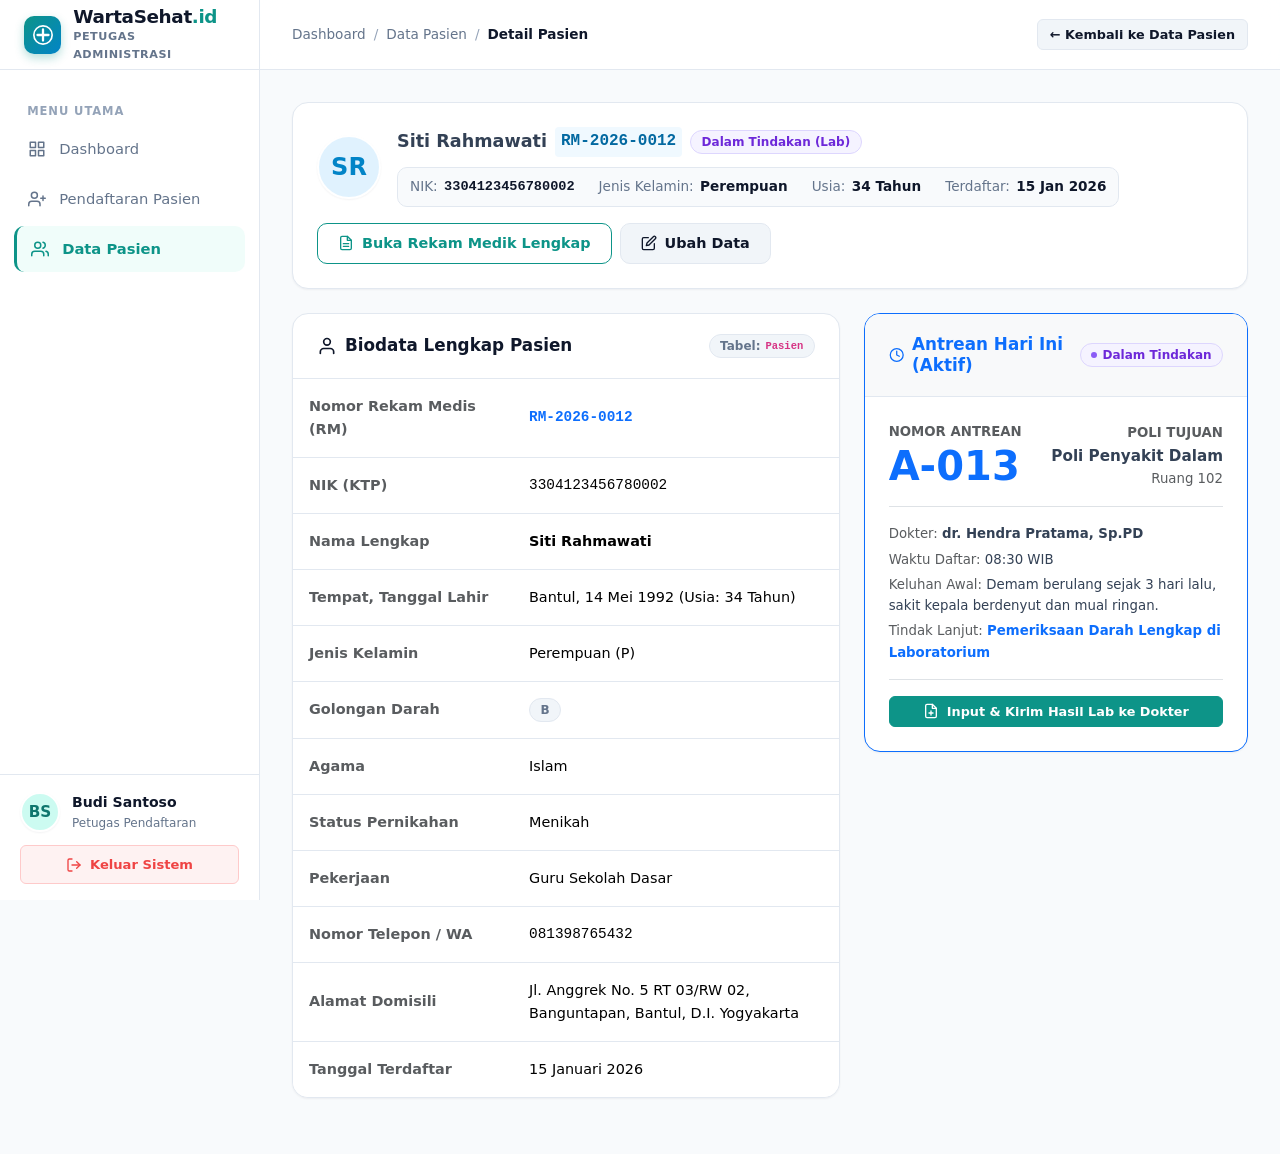
<file: frontend/pages/petugas/detail-pasien.html>
<!DOCTYPE html>
<html lang="id">
<head>
  <meta charset="UTF-8">
  <meta name="viewport" content="width=device-width, initial-scale=1.0">
  <title>Detail Pasien - Siti Rahmawati - WartaSehat.id</title>
  <!-- Bootstrap 5 CSS CDN -->
  <link rel="stylesheet" href="https://cdn.jsdelivr.net/npm/bootstrap@5.3.3/dist/css/bootstrap.min.css">
  <!-- Local Custom CSS -->
  <link rel="stylesheet" href="../../css/variables.css">
  <link rel="stylesheet" href="../../css/style.css">
  <link rel="stylesheet" href="../../css/responsive.css">
</head>
<body>

  <!-- Pure CSS Mobile Sidebar Toggle Mechanism -->
  <input type="checkbox" id="sidebarToggle" class="sidebar-toggle-check visually-hidden">
  <label for="sidebarToggle" class="sidebar-overlay" aria-label="Tutup Menu"></label>

  <div class="ws-app-layout">
    <!-- Sidebar Navigation -->
    <aside class="ws-sidebar">
      <div class="ws-sidebar-brand">
        <div class="ws-brand-logo">
          <svg width="22" height="22" viewBox="0 0 24 24" fill="none" stroke="currentColor" stroke-width="2.5" stroke-linecap="round" stroke-linejoin="round">
            <path d="M12 6v12M6 12h12"/>
            <circle cx="12" cy="12" r="10" stroke-width="1.8"/>
          </svg>
        </div>
        <div class="ws-brand-text">
          <div class="ws-brand-title">WartaSehat<span>.id</span></div>
          <div class="ws-brand-badge">Petugas Administrasi</div>
        </div>
      </div>

      <ul class="ws-sidebar-menu">
        <li class="ws-menu-header">Menu Utama</li>
        <li class="ws-menu-item">
          <a href="dashboard.html" class="ws-menu-link">
            <span class="ws-menu-icon">
              <svg width="18" height="18" viewBox="0 0 24 24" fill="none" stroke="currentColor" stroke-width="2" stroke-linecap="round" stroke-linejoin="round">
                <rect x="3" y="3" width="7" height="7"/>
                <rect x="14" y="3" width="7" height="7"/>
                <rect x="14" y="14" width="7" height="7"/>
                <rect x="3" y="14" width="7" height="7"/>
              </svg>
            </span>
            <span>Dashboard</span>
          </a>
        </li>
        <li class="ws-menu-item">
          <a href="pendaftaran-pasien.html" class="ws-menu-link">
            <span class="ws-menu-icon">
              <svg width="18" height="18" viewBox="0 0 24 24" fill="none" stroke="currentColor" stroke-width="2" stroke-linecap="round" stroke-linejoin="round">
                <path d="M16 21v-2a4 4 0 0 0-4-4H5a4 4 0 0 0-4 4v2"/>
                <circle cx="8.5" cy="7" r="4"/>
                <line x1="20" y1="8" x2="20" y2="14"/>
                <line x1="23" y1="11" x2="17" y2="11"/>
              </svg>
            </span>
            <span>Pendaftaran Pasien</span>
          </a>
        </li>
        <li class="ws-menu-item">
          <a href="daftar-pasien.html" class="ws-menu-link active">
            <span class="ws-menu-icon">
              <svg width="18" height="18" viewBox="0 0 24 24" fill="none" stroke="currentColor" stroke-width="2" stroke-linecap="round" stroke-linejoin="round">
                <path d="M17 21v-2a4 4 0 0 0-4-4H5a4 4 0 0 0-4 4v2"/>
                <circle cx="9" cy="7" r="4"/>
                <path d="M23 21v-2a4 4 0 0 0-3-3.87"/>
                <path d="M16 3.13a4 4 0 0 1 0 7.75"/>
              </svg>
            </span>
            <span>Data Pasien</span>
          </a>
        </li>
      </ul>

      <div class="ws-sidebar-footer">
        <div class="ws-user-card">
          <div class="ws-user-avatar">BS</div>
          <div class="ws-user-details">
            <div class="ws-user-name">Budi Santoso</div>
            <span class="ws-user-role">Petugas Pendaftaran</span>
          </div>
        </div>
        <a href="../auth/login.html" class="ws-logout-btn">
          <svg width="16" height="16" viewBox="0 0 24 24" fill="none" stroke="currentColor" stroke-width="2" stroke-linecap="round" stroke-linejoin="round">
            <path d="M9 21H5a2 2 0 0 1-2-2V5a2 2 0 0 1 2-2h4"/>
            <polyline points="16 17 21 12 16 7"/>
            <line x1="21" y1="12" x2="9" y2="12"/>
          </svg>
          Keluar Sistem
        </a>
      </div>
    </aside>

    <!-- Main Content Wrapper -->
    <div class="ws-main-wrapper">
      <!-- Topbar Header -->
      <header class="ws-topbar">
        <div class="ws-topbar-left">
          <label for="sidebarToggle" class="sidebar-toggle-btn" aria-label="Buka Menu">
            <svg width="20" height="20" viewBox="0 0 24 24" fill="none" stroke="currentColor" stroke-width="2" stroke-linecap="round" stroke-linejoin="round">
              <line x1="3" y1="12" x2="21" y2="12"/>
              <line x1="3" y1="6" x2="21" y2="6"/>
              <line x1="3" y1="18" x2="21" y2="18"/>
            </svg>
          </label>
          <nav class="ws-breadcrumb-nav" aria-label="Breadcrumb">
            <a href="dashboard.html" class="ws-parent">Dashboard</a>
            <span class="ws-separator">/</span>
            <a href="daftar-pasien.html" class="ws-parent">Data Pasien</a>
            <span class="ws-separator">/</span>
            <span class="ws-current">Detail Pasien</span>
          </nav>
        </div>

        <div class="ws-topbar-right">
          <a href="daftar-pasien.html" class="btn btn-secondary btn-sm">
            &larr; Kembali ke Data Pasien
          </a>
        </div>
      </header>

      <!-- Main Body Content -->
      <main class="ws-content-body">
        <!-- Patient Hero Card -->
        <div class="ws-card mb-4">
          <div class="ws-card-body p-4">
            <div class="d-flex flex-wrap align-items-center justify-content-between gap-3">
              <div class="d-flex align-items-center gap-3">
                <div class="ws-user-avatar" style="width: 64px; height: 64px; font-size: 1.5rem; background-color: var(--ws-secondary-light); color: var(--ws-secondary);">
                  SR
                </div>
                <div>
                  <div class="d-flex align-items-center gap-2 flex-wrap">
                    <h1 class="h3 fw-bold mb-0">Siti Rahmawati</h1>
                    <span class="cell-code fs-6">RM-2026-0012</span>
                    <span class="badge badge-tindakan">Dalam Tindakan (Lab)</span>
                  </div>
                  <!-- Patient Identity List -->
                  <div class="ws-identity-list">
                    <div class="ws-identity-item">
                      <span class="ws-identity-label">NIK:</span>
                      <span class="ws-identity-val font-monospace">3304123456780002</span>
                    </div>
                    <div class="ws-identity-item">
                      <span class="ws-identity-label">Jenis Kelamin:</span>
                      <span class="ws-identity-val">Perempuan</span>
                    </div>
                    <div class="ws-identity-item">
                      <span class="ws-identity-label">Usia:</span>
                      <span class="ws-identity-val">34 Tahun</span>
                    </div>
                    <div class="ws-identity-item">
                      <span class="ws-identity-label">Terdaftar:</span>
                      <span class="ws-identity-val">15 Jan 2026</span>
                    </div>
                  </div>
                </div>
              </div>

              <!-- Header Action Buttons -->
              <div class="d-flex gap-2 flex-wrap">
                <a href="riwayat-rekam-medik-petugas.html" class="btn btn-outline-primary">
                  <svg width="16" height="16" viewBox="0 0 24 24" fill="none" stroke="currentColor" stroke-width="2" stroke-linecap="round" stroke-linejoin="round">
                    <path d="M14 2H6a2 2 0 0 0-2 2v16a2 2 0 0 0 2 2h12a2 2 0 0 0 2-2V8z"/>
                    <polyline points="14 2 14 8 20 8"/>
                    <line x1="16" y1="13" x2="8" y2="13"/>
                    <line x1="16" y1="17" x2="8" y2="17"/>
                  </svg>
                  Buka Rekam Medik Lengkap
                </a>
                <a href="#modal-edit-pasien" class="btn btn-secondary">
                  <svg width="16" height="16" viewBox="0 0 24 24" fill="none" stroke="currentColor" stroke-width="2" stroke-linecap="round" stroke-linejoin="round">
                    <path d="M11 4H4a2 2 0 0 0-2 2v14a2 2 0 0 0 2 2h14a2 2 0 0 0 2-2v-7"/>
                    <path d="M18.5 2.5a2.121 2.121 0 0 1 3 3L12 15l-4 1 1-4 9.5-9.5z"/>
                  </svg>
                  Ubah Data
                </a>
              </div>
            </div>
          </div>
        </div>

        <div class="row g-4">
          <!-- Left Column: Detailed Demographics (Tabel: `pasien`) -->
          <div class="col-12 col-lg-7">
            <div class="ws-card">
              <div class="ws-card-header">
                <h2 class="ws-card-title">
                  <svg width="20" height="20" viewBox="0 0 24 24" fill="none" stroke="currentColor" stroke-width="2" stroke-linecap="round" stroke-linejoin="round">
                    <path d="M20 21v-2a4 4 0 0 0-4-4H8a4 4 0 0 0-4 4v2"/>
                    <circle cx="12" cy="7" r="4"/>
                  </svg>
                  Biodata Lengkap Pasien
                </h2>
                <span class="badge badge-secondary">Tabel: <code>pasien</code></span>
              </div>
              <div class="ws-card-body p-0">
                <table class="table ws-table mb-0">
                  <tbody>
                    <tr>
                      <td class="text-muted fw-semibold" style="width: 220px;">Nomor Rekam Medis (RM)</td>
                      <td class="fw-bold font-monospace text-primary">RM-2026-0012</td>
                    </tr>
                    <tr>
                      <td class="text-muted fw-semibold">NIK (KTP)</td>
                      <td class="font-monospace">3304123456780002</td>
                    </tr>
                    <tr>
                      <td class="text-muted fw-semibold">Nama Lengkap</td>
                      <td class="fw-bold">Siti Rahmawati</td>
                    </tr>
                    <tr>
                      <td class="text-muted fw-semibold">Tempat, Tanggal Lahir</td>
                      <td>Bantul, 14 Mei 1992 (Usia: 34 Tahun)</td>
                    </tr>
                    <tr>
                      <td class="text-muted fw-semibold">Jenis Kelamin</td>
                      <td>Perempuan (P)</td>
                    </tr>
                    <tr>
                      <td class="text-muted fw-semibold">Golongan Darah</td>
                      <td><span class="badge badge-secondary">B</span></td>
                    </tr>
                    <tr>
                      <td class="text-muted fw-semibold">Agama</td>
                      <td>Islam</td>
                    </tr>
                    <tr>
                      <td class="text-muted fw-semibold">Status Pernikahan</td>
                      <td>Menikah</td>
                    </tr>
                    <tr>
                      <td class="text-muted fw-semibold">Pekerjaan</td>
                      <td>Guru Sekolah Dasar</td>
                    </tr>
                    <tr>
                      <td class="text-muted fw-semibold">Nomor Telepon / WA</td>
                      <td class="font-monospace">081398765432</td>
                    </tr>
                    <tr>
                      <td class="text-muted fw-semibold">Alamat Domisili</td>
                      <td>Jl. Anggrek No. 5 RT 03/RW 02, Banguntapan, Bantul, D.I. Yogyakarta</td>
                    </tr>
                    <tr>
                      <td class="text-muted fw-semibold">Tanggal Terdaftar</td>
                      <td>15 Januari 2026</td>
                    </tr>
                  </tbody>
                </table>
              </div>
            </div>
          </div>

          <!-- Right Column: Status Kunjungan Hari Ini & Riwayat Kunjungan Singkat -->
          <div class="col-12 col-lg-5">
            <!-- Current Visit / Queue Card -->
            <div class="ws-card mb-4 border-primary">
              <div class="ws-card-header bg-light">
                <h2 class="ws-card-title text-primary">
                  <svg width="20" height="20" viewBox="0 0 24 24" fill="none" stroke="currentColor" stroke-width="2" stroke-linecap="round" stroke-linejoin="round">
                    <circle cx="12" cy="12" r="10"/>
                    <polyline points="12 6 12 12 16 14"/>
                  </svg>
                  Antrean Hari Ini (Aktif)
                </h2>
                <span class="badge badge-tindakan"><span class="status-dot"></span> Dalam Tindakan</span>
              </div>
              <div class="ws-card-body">
                <div class="d-flex align-items-center justify-content-between mb-3">
                  <div>
                    <div class="text-muted small text-uppercase fw-bold">Nomor Antrean</div>
                    <div class="display-6 fw-bold text-primary">A-013</div>
                  </div>
                  <div class="text-end">
                    <div class="text-muted small text-uppercase fw-bold">Poli Tujuan</div>
                    <div class="fw-bold">Poli Penyakit Dalam</div>
                    <div class="text-muted small">Ruang 102</div>
                  </div>
                </div>

                <div class="border-top pt-3">
                  <div class="small mb-1"><span class="text-muted">Dokter:</span> <strong>dr. Hendra Pratama, Sp.PD</strong></div>
                  <div class="small mb-1"><span class="text-muted">Waktu Daftar:</span> 08:30 WIB</div>
                  <div class="small mb-1"><span class="text-muted">Keluhan Awal:</span> Demam berulang sejak 3 hari lalu, sakit kepala berdenyut dan mual ringan.</div>
                  <div class="small"><span class="text-muted">Tindak Lanjut:</span> <strong class="text-primary">Pemeriksaan Darah Lengkap di Laboratorium</strong></div>
                </div>

                <div class="mt-3 pt-3 border-top d-flex gap-2">
                  <a href="#modal-input-hasil-lab" class="btn btn-sm btn-primary w-100">
                    <svg width="16" height="16" viewBox="0 0 24 24" fill="none" stroke="currentColor" stroke-width="2" stroke-linecap="round" stroke-linejoin="round">
                      <path d="M14 2H6a2 2 0 0 0-2 2v16a2 2 0 0 0 2 2h12a2 2 0 0 0 2-2V8z"/>
                      <polyline points="14 2 14 8 20 8"/>
                      <line x1="12" y1="18" x2="12" y2="12"/>
                      <line x1="9" y1="15" x2="15" y2="15"/>
                    </svg>
                    Input & Kirim Hasil Lab ke Dokter
                  </a>
                </div>
              </div>
            </div>

          </div>
        </div>

      </main>
    </div>
  </div>

  <!-- Pure CSS Modal: Ubah Data Pasien (NO JAVASCRIPT NEEDED, uses :target) -->
  <div id="modal-edit-pasien" class="ws-modal-overlay">
    <div class="ws-modal-box text-start" style="max-width: 600px;">
      <div class="d-flex justify-content-between align-items-center mb-3">
        <h3 class="ws-modal-title mb-0">Ubah Data Pasien</h3>
        <a href="#" class="btn btn-sm btn-secondary" style="line-height: 1; padding: 4px 8px;">&times;</a>
      </div>
      <p class="text-muted small mb-3">Perbarui nomor telepon, alamat, atau status kependudukan pasien.</p>

      <form action="detail-pasien.html" method="POST">
        <input type="hidden" name="id_pasien" value="2">
        <div class="row g-3 mb-3">
          <div class="col-md-6">
            <label class="form-label">No. Rekam Medis</label>
            <input type="text" class="form-control bg-light font-monospace" value="RM-2026-0012" readonly>
          </div>
          <div class="col-md-6">
            <label class="form-label">NIK</label>
            <input type="text" class="form-control bg-light font-monospace" value="3304123456780002" readonly>
          </div>
        </div>

        <div class="mb-3">
          <label class="form-label">Nama Pasien</label>
          <input type="text" class="form-control" name="nama_pasien" value="Siti Rahmawati" required>
        </div>

        <div class="row g-3 mb-3">
          <div class="col-md-6">
            <label class="form-label">No. Telepon / WhatsApp</label>
            <input type="tel" class="form-control font-monospace" name="no_telepon" value="081398765432" required>
          </div>
          <div class="col-md-6">
            <label class="form-label">Pekerjaan</label>
            <input type="text" class="form-control" name="pekerjaan" value="Guru Sekolah Dasar">
          </div>
        </div>

        <div class="mb-4">
          <label class="form-label">Alamat Lengkap</label>
          <textarea class="form-control" name="alamat" rows="3" required>Jl. Anggrek No. 5 RT 03/RW 02, Banguntapan, Bantul, D.I. Yogyakarta</textarea>
        </div>

        <div class="d-flex justify-content-end gap-2 ws-modal-actions">
          <a href="#" class="btn btn-secondary">Batal</a>
          <button type="submit" class="btn btn-primary">Simpan Perubahan</button>
        </div>
      </form>
    </div>
  </div>

  <!-- Pure CSS Modal: Input Hasil Tindakan / Lab (Petugas ke Dokter) -->
  <div id="modal-input-hasil-lab" class="ws-modal-overlay">
    <div class="ws-modal-box text-start" style="max-width: 600px;">
      <div class="d-flex justify-content-between align-items-center mb-3">
        <h3 class="ws-modal-title mb-0">Input & Kirim Hasil Penunjang / Lab</h3>
        <a href="#" class="btn btn-sm btn-secondary" style="line-height: 1; padding: 4px 8px;">&times;</a>
      </div>
      <p class="text-muted small mb-3">Masukkan data hasil laboratorium / tindakan untuk diteruskan ke dokter pemeriksa.</p>

      <form action="detail-pasien.html" method="POST">
        <input type="hidden" name="action" value="kirim_hasil_lab">
        <input type="hidden" name="id_pasien" value="2">
        <input type="hidden" name="id_antrean" value="2">

        <div class="p-2 px-3 rounded bg-light border mb-3 small">
          <div><strong>Pasien:</strong> Siti Rahmawati (RM-2026-0012)</div>
          <div><strong>Dokter Tujuan:</strong> dr. Hendra Pratama, Sp.PD (Poli Penyakit Dalam)</div>
        </div>

        <div class="mb-3">
          <label class="form-label fw-bold">Jenis Tindakan / Pemeriksaan</label>
          <input type="text" class="form-control" name="jenis_tindakan" value="Tes Darah Lengkap & Trombosit" required>
        </div>

        <div class="mb-3">
          <label class="form-label fw-bold">Rincian Hasil Laboratorium / Catatan Tindakan <span class="text-danger">*</span></label>
          <textarea class="form-control font-monospace" name="hasil_tindakan" rows="4" placeholder="Contoh: Hb 12.5 g/dL, Leukosit 8.500 /uL, Trombosit 115.000 /uL (Trombositopenia)..." required>Hemoglobin: 12.8 g/dL (Normal)
Leukosit: 8.400 /uL (Normal)
Hematokrit: 41 %
Trombosit: 115.000 /uL (Trombositopenia)
Kesan: Trombositopenia suspek DHF grade I.</textarea>
        </div>

        <div class="d-flex justify-content-end gap-2 ws-modal-actions">
          <a href="#" class="btn btn-secondary">Batal</a>
          <button type="submit" class="btn btn-primary">
            <svg width="16" height="16" viewBox="0 0 24 24" fill="none" stroke="currentColor" stroke-width="2" stroke-linecap="round" stroke-linejoin="round">
              <line x1="22" y1="2" x2="11" y2="13"/>
              <polygon points="22 2 15 22 11 13 2 9 22 2"/>
            </svg>
            Kirim Hasil ke Dokter
          </button>
        </div>
      </form>
    </div>
  </div>

</body>
</html>
</file>
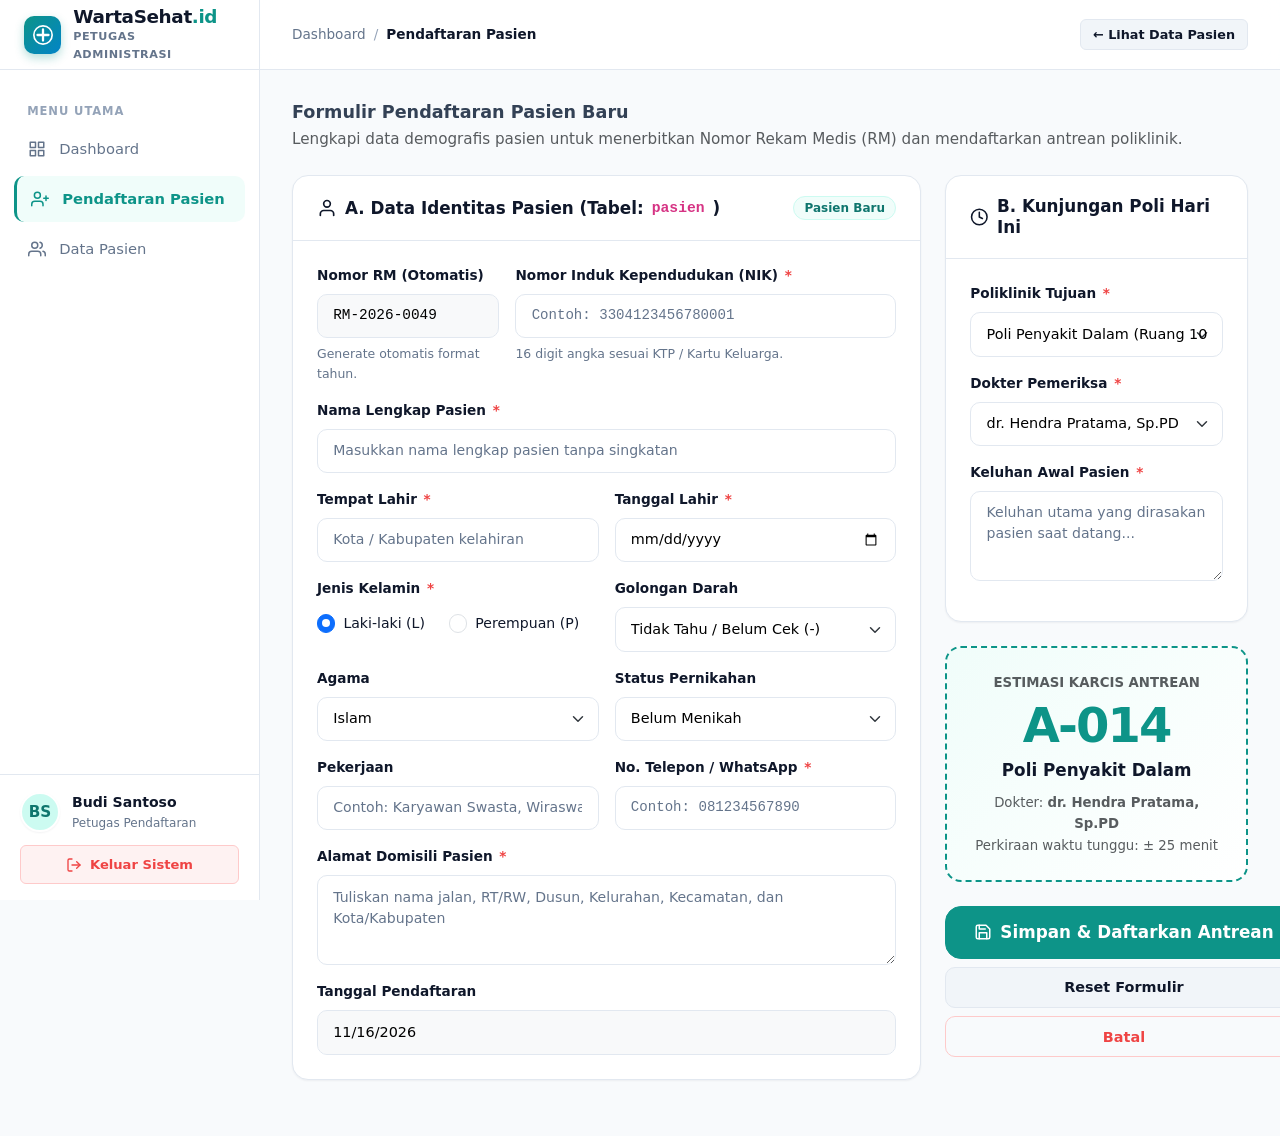
<file: frontend/pages/petugas/pendaftaran-pasien.html>
﻿<!DOCTYPE html>
<html lang="id">
<head>
  <meta charset="UTF-8">
  <meta name="viewport" content="width=device-width, initial-scale=1.0">
  <title>Pendaftaran Pasien Baru - WartaSehat.id</title>
  <!-- Bootstrap 5 CSS CDN -->
  <link rel="stylesheet" href="https://cdn.jsdelivr.net/npm/bootstrap@5.3.3/dist/css/bootstrap.min.css">
  <!-- Local Custom CSS -->
  <link rel="stylesheet" href="../../css/variables.css">
  <link rel="stylesheet" href="../../css/style.css">
  <link rel="stylesheet" href="../../css/responsive.css">
</head>
<body>

  <!-- Pure CSS Mobile Sidebar Toggle Mechanism -->
  <input type="checkbox" id="sidebarToggle" class="sidebar-toggle-check visually-hidden">
  <label for="sidebarToggle" class="sidebar-overlay" aria-label="Tutup Menu"></label>

  <div class="ws-app-layout">
    <!-- Sidebar Navigation -->
    <aside class="ws-sidebar">
      <div class="ws-sidebar-brand">
        <div class="ws-brand-logo">
          <svg width="22" height="22" viewBox="0 0 24 24" fill="none" stroke="currentColor" stroke-width="2.5" stroke-linecap="round" stroke-linejoin="round">
            <path d="M12 6v12M6 12h12"/>
            <circle cx="12" cy="12" r="10" stroke-width="1.8"/>
          </svg>
        </div>
        <div class="ws-brand-text">
          <div class="ws-brand-title">WartaSehat<span>.id</span></div>
          <div class="ws-brand-badge">Petugas Administrasi</div>
        </div>
      </div>

      <ul class="ws-sidebar-menu">
        <li class="ws-menu-header">Menu Utama</li>
        <li class="ws-menu-item">
          <a href="dashboard.html" class="ws-menu-link">
            <span class="ws-menu-icon">
              <svg width="18" height="18" viewBox="0 0 24 24" fill="none" stroke="currentColor" stroke-width="2" stroke-linecap="round" stroke-linejoin="round">
                <rect x="3" y="3" width="7" height="7"/>
                <rect x="14" y="3" width="7" height="7"/>
                <rect x="14" y="14" width="7" height="7"/>
                <rect x="3" y="14" width="7" height="7"/>
              </svg>
            </span>
            <span>Dashboard</span>
          </a>
        </li>
        <li class="ws-menu-item">
          <a href="pendaftaran-pasien.html" class="ws-menu-link active">
            <span class="ws-menu-icon">
              <svg width="18" height="18" viewBox="0 0 24 24" fill="none" stroke="currentColor" stroke-width="2" stroke-linecap="round" stroke-linejoin="round">
                <path d="M16 21v-2a4 4 0 0 0-4-4H5a4 4 0 0 0-4 4v2"/>
                <circle cx="8.5" cy="7" r="4"/>
                <line x1="20" y1="8" x2="20" y2="14"/>
                <line x1="23" y1="11" x2="17" y2="11"/>
              </svg>
            </span>
            <span>Pendaftaran Pasien</span>
          </a>
        </li>
        <li class="ws-menu-item">
          <a href="daftar-pasien.html" class="ws-menu-link">
            <span class="ws-menu-icon">
              <svg width="18" height="18" viewBox="0 0 24 24" fill="none" stroke="currentColor" stroke-width="2" stroke-linecap="round" stroke-linejoin="round">
                <path d="M17 21v-2a4 4 0 0 0-4-4H5a4 4 0 0 0-4 4v2"/>
                <circle cx="9" cy="7" r="4"/>
                <path d="M23 21v-2a4 4 0 0 0-3-3.87"/>
                <path d="M16 3.13a4 4 0 0 1 0 7.75"/>
              </svg>
            </span>
            <span>Data Pasien</span>
          </a>
        </li>
      </ul>

      <div class="ws-sidebar-footer">
        <div class="ws-user-card">
          <div class="ws-user-avatar">BS</div>
          <div class="ws-user-details">
            <div class="ws-user-name">Budi Santoso</div>
            <span class="ws-user-role">Petugas Pendaftaran</span>
          </div>
        </div>
        <a href="../auth/login.html" class="ws-logout-btn">
          <svg width="16" height="16" viewBox="0 0 24 24" fill="none" stroke="currentColor" stroke-width="2" stroke-linecap="round" stroke-linejoin="round">
            <path d="M9 21H5a2 2 0 0 1-2-2V5a2 2 0 0 1 2-2h4"/>
            <polyline points="16 17 21 12 16 7"/>
            <line x1="21" y1="12" x2="9" y2="12"/>
          </svg>
          Keluar Sistem
        </a>
      </div>
    </aside>

    <!-- Main Content Wrapper -->
    <div class="ws-main-wrapper">
      <!-- Topbar Header -->
      <header class="ws-topbar">
        <div class="ws-topbar-left">
          <label for="sidebarToggle" class="sidebar-toggle-btn" aria-label="Buka Menu">
            <svg width="20" height="20" viewBox="0 0 24 24" fill="none" stroke="currentColor" stroke-width="2" stroke-linecap="round" stroke-linejoin="round">
              <line x1="3" y1="12" x2="21" y2="12"/>
              <line x1="3" y1="6" x2="21" y2="6"/>
              <line x1="3" y1="18" x2="21" y2="18"/>
            </svg>
          </label>
          <nav class="ws-breadcrumb-nav" aria-label="Breadcrumb">
            <a href="dashboard.html" class="ws-parent">Dashboard</a>
            <span class="ws-separator">/</span>
            <span class="ws-current">Pendaftaran Pasien</span>
          </nav>
        </div>

        <div class="ws-topbar-right">
          <a href="daftar-pasien.html" class="btn btn-secondary btn-sm">
            &larr; Lihat Data Pasien
          </a>
        </div>
      </header>

      <!-- Main Body Content -->
      <main class="ws-content-body">
        <div class="mb-4">
          <h1 class="h3 fw-bold mb-1">Formulir Pendaftaran Pasien Baru</h1>
          <p class="text-muted mb-0">Lengkapi data demografis pasien untuk menerbitkan Nomor Rekam Medis (RM) dan mendaftarkan antrean poliklinik.</p>
        </div>

      

        <!-- Main Form (POST to Backend PHP) -->
        <form action="daftar-pasien.html" method="POST" id="formPendaftaran">
          <div class="row g-4">
            <!-- Left Column: Data Identitas Pasien (Tabel `pasien`) -->
            <div class="col-12 col-lg-8">
              <div class="ws-card">
                <div class="ws-card-header">
                  <h2 class="ws-card-title">
                    <svg width="20" height="20" viewBox="0 0 24 24" fill="none" stroke="currentColor" stroke-width="2" stroke-linecap="round" stroke-linejoin="round">
                      <path d="M20 21v-2a4 4 0 0 0-4-4H8a4 4 0 0 0-4 4v2"/>
                      <circle cx="12" cy="7" r="4"/>
                    </svg>
                    A. Data Identitas Pasien (Tabel: <code>pasien</code>)
                  </h2>
                  <span class="badge badge-primary">Pasien Baru</span>
                </div>
                <div class="ws-card-body">
                  <!-- Row 1: Nomor RM & NIK -->
                  <div class="row g-3 mb-3">
                    <div class="col-12 col-md-4">
                      <label for="nomor_rm" class="form-label">
                        Nomor RM (Otomatis)
                      </label>
                      <input 
                        type="text" 
                        class="form-control bg-light fw-bold text-primary font-monospace" 
                        id="nomor_rm" 
                        name="nomor_rm" 
                        value="RM-2026-0049" 
                        readonly 
                        title="Dihasilkan secara otomatis oleh sistem backend"
                      >
                      <div class="form-text">Generate otomatis format tahun.</div>
                    </div>

                    <div class="col-12 col-md-8">
                      <label for="nik" class="form-label">
                        Nomor Induk Kependudukan (NIK) <span class="required">*</span>
                      </label>
                      <input 
                        type="text" 
                        class="form-control font-monospace" 
                        id="nik" 
                        name="nik" 
                        placeholder="Contoh: 3304123456780001" 
                        required 
                        maxlength="16" 
                        minlength="16"
                        pattern="[0-9]{16}"
                        title="NIK harus berjumlah tepat 16 angka"
                      >
                      <div class="form-text">16 digit angka sesuai KTP / Kartu Keluarga.</div>
                    </div>
                  </div>

                  <!-- Row 2: Nama Lengkap -->
                  <div class="mb-3">
                    <label for="nama_pasien" class="form-label">
                      Nama Lengkap Pasien <span class="required">*</span>
                    </label>
                    <input 
                      type="text" 
                      class="form-control" 
                      id="nama_pasien" 
                      name="nama_pasien" 
                      placeholder="Masukkan nama lengkap pasien tanpa singkatan" 
                      required 
                      maxlength="100"
                    >
                  </div>

                  <!-- Row 3: Tempat & Tanggal Lahir -->
                  <div class="row g-3 mb-3">
                    <div class="col-12 col-md-6">
                      <label for="tempat_lahir" class="form-label">
                        Tempat Lahir <span class="required">*</span>
                      </label>
                      <input 
                        type="text" 
                        class="form-control" 
                        id="tempat_lahir" 
                        name="tempat_lahir" 
                        placeholder="Kota / Kabupaten kelahiran" 
                        required 
                        maxlength="50"
                      >
                    </div>

                    <div class="col-12 col-md-6">
                      <label for="tanggal_lahir" class="form-label">
                        Tanggal Lahir <span class="required">*</span>
                      </label>
                      <input 
                        type="date" 
                        class="form-control" 
                        id="tanggal_lahir" 
                        name="tanggal_lahir" 
                        required
                        max="2026-11-16"
                      >
                    </div>
                  </div>

                  <!-- Row 4: Jenis Kelamin & Golongan Darah -->
                  <div class="row g-3 mb-3">
                    <div class="col-12 col-md-6">
                      <label class="form-label d-block">
                        Jenis Kelamin <span class="required">*</span>
                      </label>
                      <div class="d-flex gap-4 pt-1">
                        <div class="form-check">
                          <input class="form-check-input" type="radio" name="jenis_kelamin" id="jk_l" value="L" required checked>
                          <label class="form-check-label" for="jk_l">
                            Laki-laki (L)
                          </label>
                        </div>
                        <div class="form-check">
                          <input class="form-check-input" type="radio" name="jenis_kelamin" id="jk_p" value="P" required>
                          <label class="form-check-label" for="jk_p">
                            Perempuan (P)
                          </label>
                        </div>
                      </div>
                    </div>

                    <div class="col-12 col-md-6">
                      <label for="golongan_darah" class="form-label">
                        Golongan Darah
                      </label>
                      <select class="form-select" id="golongan_darah" name="golongan_darah">
                        <option value="-">Tidak Tahu / Belum Cek (-)</option>
                        <option value="A">Golongan A</option>
                        <option value="B">Golongan B</option>
                        <option value="AB">Golongan AB</option>
                        <option value="O">Golongan O</option>
                      </select>
                    </div>
                  </div>

                  <!-- Row 5: Agama & Status Pernikahan -->
                  <div class="row g-3 mb-3">
                    <div class="col-12 col-md-6">
                      <label for="agama" class="form-label">Agama</label>
                      <select class="form-select" id="agama" name="agama">
                        <option value="Islam">Islam</option>
                        <option value="Kristen">Kristen</option>
                        <option value="Katolik">Katolik</option>
                        <option value="Hindu">Hindu</option>
                        <option value="Buddha">Buddha</option>
                        <option value="Konghucu">Konghucu</option>
                        <option value="Lainnya">Lainnya</option>
                      </select>
                    </div>

                    <div class="col-12 col-md-6">
                      <label for="status_pernikahan" class="form-label">Status Pernikahan</label>
                      <select class="form-select" id="status_pernikahan" name="status_pernikahan">
                        <option value="Belum Menikah">Belum Menikah</option>
                        <option value="Menikah">Menikah</option>
                        <option value="Cerai Hidup">Cerai Hidup</option>
                        <option value="Cerai Mati">Cerai Mati</option>
                      </select>
                    </div>
                  </div>

                  <!-- Row 6: Pekerjaan & No. Telepon -->
                  <div class="row g-3 mb-3">
                    <div class="col-12 col-md-6">
                      <label for="pekerjaan" class="form-label">Pekerjaan</label>
                      <input 
                        type="text" 
                        class="form-control" 
                        id="pekerjaan" 
                        name="pekerjaan" 
                        placeholder="Contoh: Karyawan Swasta, Wiraswasta, PNS" 
                        maxlength="50"
                      >
                    </div>

                    <div class="col-12 col-md-6">
                      <label for="no_telepon" class="form-label">
                        No. Telepon / WhatsApp <span class="required">*</span>
                      </label>
                      <input 
                        type="tel" 
                        class="form-control font-monospace" 
                        id="no_telepon" 
                        name="no_telepon" 
                        placeholder="Contoh: 081234567890" 
                        required 
                        pattern="[0-9]{9,15}"
                        title="Masukkan nomor telepon valid (9-15 digit)"
                      >
                    </div>
                  </div>

                  <!-- Row 7: Alamat Lengkap -->
                  <div class="mb-3">
                    <label for="alamat" class="form-label">
                      Alamat Domisili Pasien <span class="required">*</span>
                    </label>
                    <textarea 
                      class="form-control" 
                      id="alamat" 
                      name="alamat" 
                      rows="3" 
                      placeholder="Tuliskan nama jalan, RT/RW, Dusun, Kelurahan, Kecamatan, dan Kota/Kabupaten" 
                      required
                    ></textarea>
                  </div>

                  <!-- Row 8: Tanggal Pendaftaran -->
                  <div class="mb-0">
                    <label for="tanggal_daftar" class="form-label">Tanggal Pendaftaran</label>
                    <input 
                      type="date" 
                      class="form-control bg-light" 
                      id="tanggal_daftar" 
                      name="tanggal_daftar" 
                      value="2026-11-16" 
                      readonly
                    >
                  </div>
                </div>
              </div>
            </div>

            <!-- Right Column: Pendaftaran Antrean Poliklinik & Karcis -->
            <div class="col-12 col-lg-4">
              <!-- Card B: Antrean Poli Hari Ini -->
              <div class="ws-card mb-4">
                <div class="ws-card-header">
                  <h2 class="ws-card-title">
                    <svg width="20" height="20" viewBox="0 0 24 24" fill="none" stroke="currentColor" stroke-width="2" stroke-linecap="round" stroke-linejoin="round">
                      <circle cx="12" cy="12" r="10"/>
                      <polyline points="12 6 12 12 16 14"/>
                    </svg>
                    B. Kunjungan Poli Hari Ini
                  </h2>
                </div>
                <div class="ws-card-body">
                  <div class="mb-3">
                    <label for="id_poli" class="form-label">
                      Poliklinik Tujuan <span class="required">*</span>
                    </label>
                    <select class="form-select" id="id_poli" name="id_poli" required>
                      <option value="">-- Pilih Poliklinik --</option>
                      <option value="1">Poli Umum (Ruang 101)</option>
                      <option value="2" selected>Poli Penyakit Dalam (Ruang 102)</option>
                      <option value="3">Poli Gigi & Mulut (Ruang 104)</option>
                      <option value="4">Poli Anak (Ruang 105)</option>
                      <option value="5">Poli Mata (Ruang 106)</option>
                    </select>
                  </div>

                  <div class="mb-3">
                    <label for="id_dokter" class="form-label">
                      Dokter Pemeriksa <span class="required">*</span>
                    </label>
                    <select class="form-select" id="id_dokter" name="id_dokter" required>
                      <option value="">-- Pilih Dokter --</option>
                      <option value="1" selected>dr. Hendra Pratama, Sp.PD</option>
                      <option value="2">dr. Siti Nurhaliza</option>
                      <option value="3">drg. Maya Sari</option>
                      <option value="4">dr. Ratna Juwita, Sp.A</option>
                    </select>
                  </div>

                  <div class="mb-3">
                    <label for="keluhan_awal" class="form-label">
                      Keluhan Awal Pasien <span class="required">*</span>
                    </label>
                    <textarea 
                      class="form-control" 
                      id="keluhan_awal" 
                      name="keluhan_awal" 
                      rows="3" 
                      placeholder="Keluhan utama yang dirasakan pasien saat datang..."
                      required
                    ></textarea>
                  </div>

                  <!-- Hidden default status antrean for backend -->
                  <input type="hidden" name="status_antrean" value="Menunggu">
                  <input type="hidden" name="tanggal_kunjungan" value="2026-11-16">
                </div>
              </div>

              <!-- Ticket Preview Card -->
              <div class="ws-queue-ticket mb-4">
                <div class="text-uppercase small fw-bold text-muted">Estimasi Karcis Antrean</div>
                <div class="ws-queue-number">A-014</div>
                <div class="ws-queue-poli">Poli Penyakit Dalam</div>
                <div class="text-muted small mt-2">
                  Dokter: <strong>dr. Hendra Pratama, Sp.PD</strong><br>
                  Perkiraan waktu tunggu: &plusmn; 25 menit
                </div>
              </div>

              <!-- Action Buttons -->
              <div class="d-grid gap-2 ws-form-actions">
                <button type="submit" class="btn btn-primary btn-lg">
                  <svg width="18" height="18" viewBox="0 0 24 24" fill="none" stroke="currentColor" stroke-width="2" stroke-linecap="round" stroke-linejoin="round">
                    <path d="M19 21H5a2 2 0 0 1-2-2V5a2 2 0 0 1 2-2h11l5 5v11a2 2 0 0 1-2 2z"/>
                    <polyline points="17 21 17 13 7 13 7 21"/>
                    <polyline points="7 3 7 8 15 8"/>
                  </svg>
                  Simpan & Daftarkan Antrean
                </button>
                <button type="reset" class="btn btn-secondary">
                  Reset Formulir
                </button>
                <a href="dashboard.html" class="btn btn-outline-danger">
                  Batal
                </a>
              </div>
            </div>
          </div>
        </form>

      </main>
    </div>
  </div>

</body>
</html>
</file>
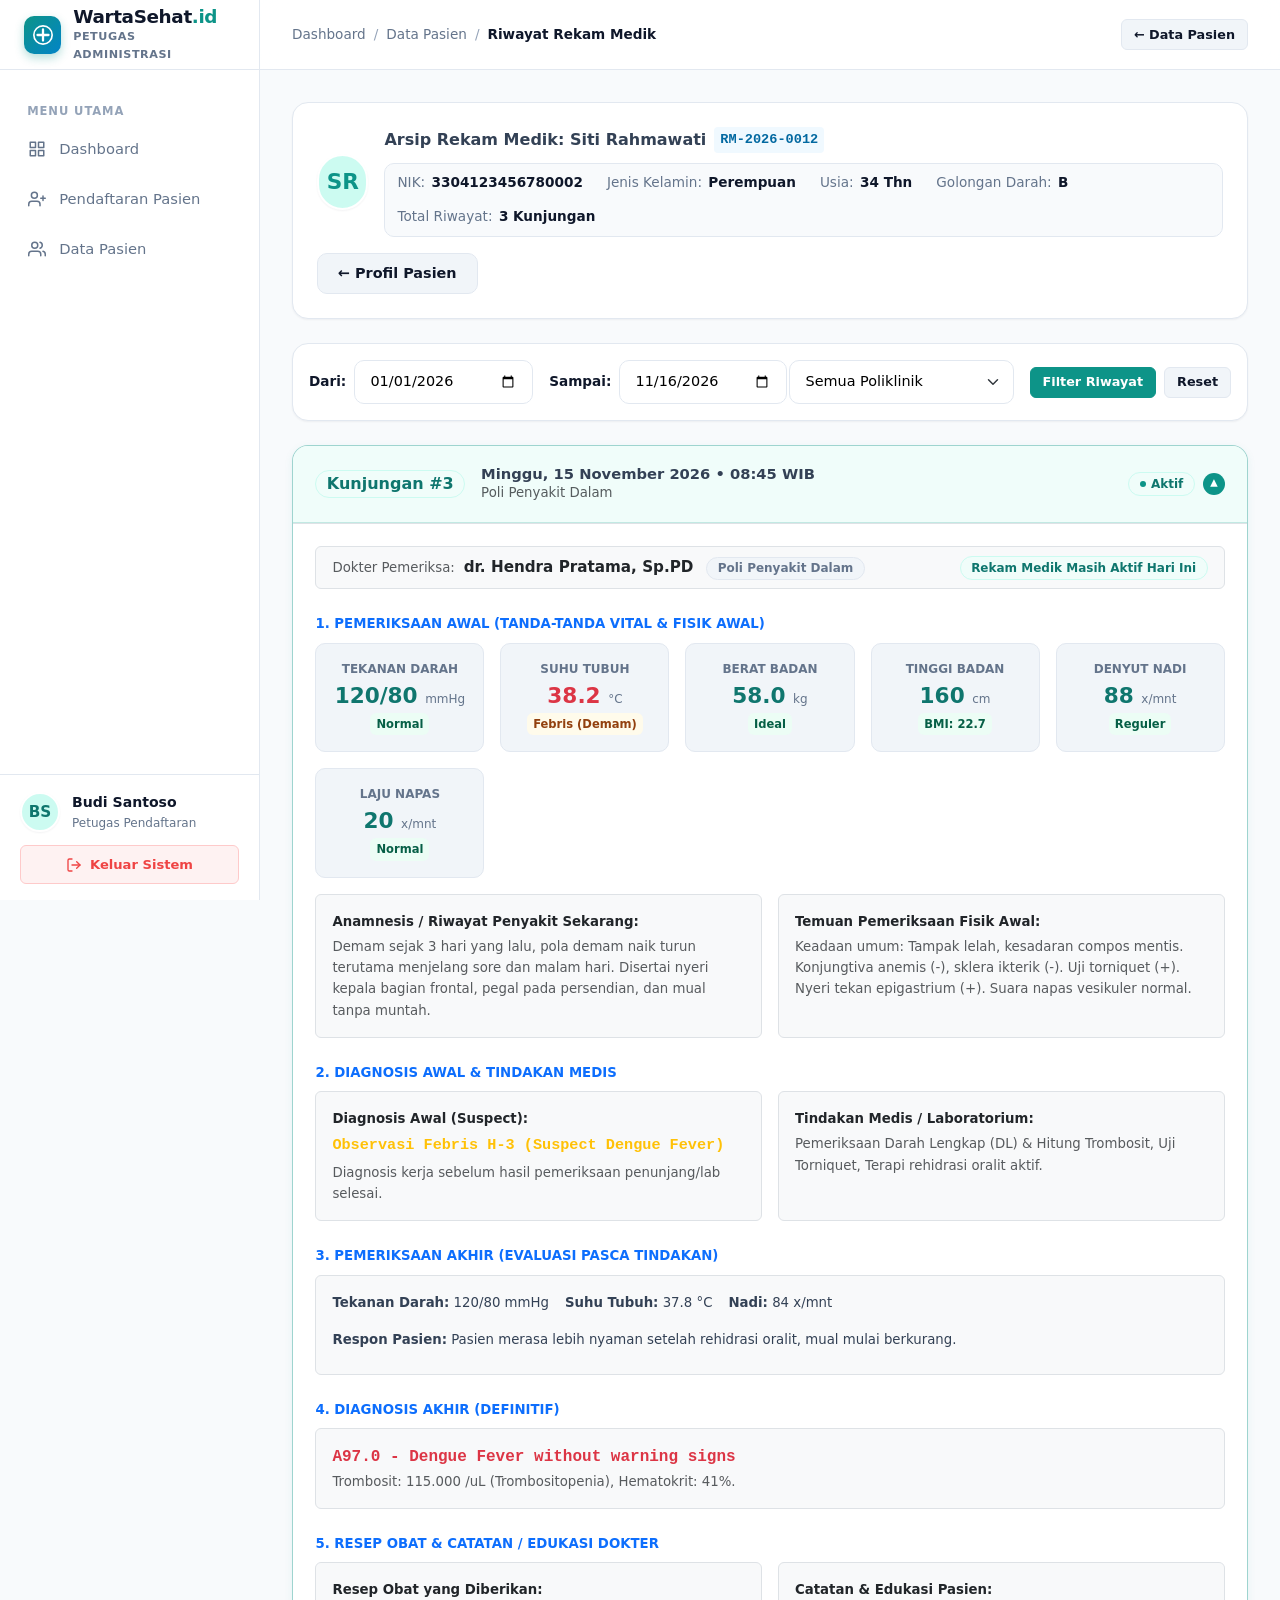
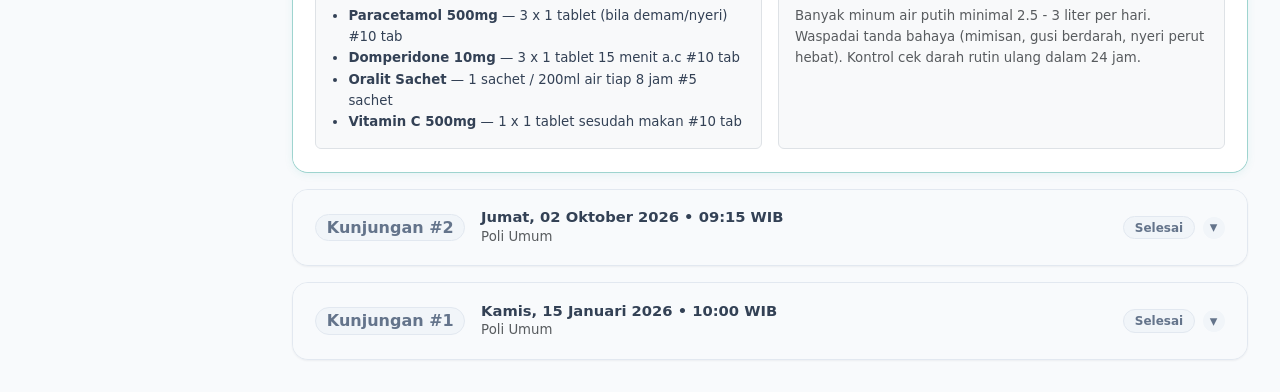
<file: frontend/pages/petugas/riwayat-rekam-medik-petugas.html>
<!DOCTYPE html>
<html lang="id">
<head>
  <meta charset="UTF-8">
  <meta name="viewport" content="width=device-width, initial-scale=1.0">
  <title>Riwayat Rekam Medik Pasien - WartaSehat.id</title>
  <!-- Bootstrap 5 CSS CDN -->
  <link rel="stylesheet" href="https://cdn.jsdelivr.net/npm/bootstrap@5.3.3/dist/css/bootstrap.min.css">
  <!-- Local Custom CSS -->
  <link rel="stylesheet" href="../../css/variables.css">
  <link rel="stylesheet" href="../../css/style.css">
  <link rel="stylesheet" href="../../css/responsive.css">
</head>
<body>

  <!-- Pure CSS Mobile Sidebar Toggle Mechanism -->
  <input type="checkbox" id="sidebarToggle" class="sidebar-toggle-check visually-hidden">
  <label for="sidebarToggle" class="sidebar-overlay" aria-label="Tutup Menu"></label>

  <div class="ws-app-layout">
    <!-- Sidebar Navigation -->
    <aside class="ws-sidebar">
      <div class="ws-sidebar-brand">
        <div class="ws-brand-logo">
          <svg width="22" height="22" viewBox="0 0 24 24" fill="none" stroke="currentColor" stroke-width="2.5" stroke-linecap="round" stroke-linejoin="round">
            <path d="M12 6v12M6 12h12"/>
            <circle cx="12" cy="12" r="10" stroke-width="1.8"/>
          </svg>
        </div>
        <div class="ws-brand-text">
          <div class="ws-brand-title">WartaSehat<span>.id</span></div>
          <div class="ws-brand-badge">Petugas Administrasi</div>
        </div>
      </div>

      <ul class="ws-sidebar-menu">
        <li class="ws-menu-header">Menu Utama</li>
        <li class="ws-menu-item">
          <a href="dashboard.html" class="ws-menu-link">
            <span class="ws-menu-icon">
              <svg width="18" height="18" viewBox="0 0 24 24" fill="none" stroke="currentColor" stroke-width="2" stroke-linecap="round" stroke-linejoin="round">
                <rect x="3" y="3" width="7" height="7"/>
                <rect x="14" y="3" width="7" height="7"/>
                <rect x="14" y="14" width="7" height="7"/>
                <rect x="3" y="14" width="7" height="7"/>
              </svg>
            </span>
            <span>Dashboard</span>
          </a>
        </li>
        <li class="ws-menu-item">
          <a href="pendaftaran-pasien.html" class="ws-menu-link">
            <span class="ws-menu-icon">
              <svg width="18" height="18" viewBox="0 0 24 24" fill="none" stroke="currentColor" stroke-width="2" stroke-linecap="round" stroke-linejoin="round">
                <path d="M16 21v-2a4 4 0 0 0-4-4H5a4 4 0 0 0-4 4v2"/>
                <circle cx="8.5" cy="7" r="4"/>
                <line x1="20" y1="8" x2="20" y2="14"/>
                <line x1="23" y1="11" x2="17" y2="11"/>
              </svg>
            </span>
            <span>Pendaftaran Pasien</span>
          </a>
        </li>
        <li class="ws-menu-item">
          <a href="daftar-pasien.html" class="ws-menu-link">
            <span class="ws-menu-icon">
              <svg width="18" height="18" viewBox="0 0 24 24" fill="none" stroke="currentColor" stroke-width="2" stroke-linecap="round" stroke-linejoin="round">
                <path d="M17 21v-2a4 4 0 0 0-4-4H5a4 4 0 0 0-4 4v2"/>
                <circle cx="9" cy="7" r="4"/>
                <path d="M23 21v-2a4 4 0 0 0-3-3.87"/>
                <path d="M16 3.13a4 4 0 0 1 0 7.75"/>
              </svg>
            </span>
            <span>Data Pasien</span>
          </a>
        </li>
      </ul>

      <div class="ws-sidebar-footer">
        <div class="ws-user-card">
          <div class="ws-user-avatar">BS</div>
          <div class="ws-user-details">
            <div class="ws-user-name">Budi Santoso</div>
            <span class="ws-user-role">Petugas Pendaftaran</span>
          </div>
        </div>
        <a href="../auth/login.html" class="ws-logout-btn">
          <svg width="16" height="16" viewBox="0 0 24 24" fill="none" stroke="currentColor" stroke-width="2" stroke-linecap="round" stroke-linejoin="round">
            <path d="M9 21H5a2 2 0 0 1-2-2V5a2 2 0 0 1 2-2h4"/>
            <polyline points="16 17 21 12 16 7"/>
            <line x1="21" y1="12" x2="9" y2="12"/>
          </svg>
          Keluar Sistem
        </a>
      </div>
    </aside>

    <!-- Main Content Wrapper -->
    <div class="ws-main-wrapper">
      <!-- Topbar Header -->
      <header class="ws-topbar">
        <div class="ws-topbar-left">
          <label for="sidebarToggle" class="sidebar-toggle-btn" aria-label="Buka Menu">
            <svg width="20" height="20" viewBox="0 0 24 24" fill="none" stroke="currentColor" stroke-width="2" stroke-linecap="round" stroke-linejoin="round">
              <line x1="3" y1="12" x2="21" y2="12"/>
              <line x1="3" y1="6" x2="21" y2="6"/>
              <line x1="3" y1="18" x2="21" y2="18"/>
            </svg>
          </label>
          <nav class="ws-breadcrumb-nav" aria-label="Breadcrumb">
            <a href="dashboard.html" class="ws-parent">Dashboard</a>
            <span class="ws-separator">/</span>
            <a href="daftar-pasien.html" class="ws-parent">Data Pasien</a>
            <span class="ws-separator">/</span>
            <span class="ws-current">Riwayat Rekam Medik</span>
          </nav>
        </div>

        <div class="ws-topbar-right">
          <a href="daftar-pasien.html" class="btn btn-secondary btn-sm">
            &larr; Data Pasien
          </a>
        </div>
      </header>

      <!-- Main Body Content -->
      <main class="ws-content-body">
        <!-- Patient Info Header Banner -->
        <div class="ws-card mb-4 bg-white">
          <div class="ws-card-body p-4">
            <div class="d-flex flex-wrap align-items-center justify-content-between gap-3">
              <div class="d-flex align-items-center gap-3">
                <div class="ws-user-avatar" style="width: 56px; height: 56px; font-size: 1.35rem; background-color: var(--ws-primary-light); color: var(--ws-primary);">
                  SR
                </div>
                <div>
                  <div class="d-flex align-items-center gap-2 flex-wrap">
                    <h1 class="h4 fw-bold mb-0">Arsip Rekam Medik: Siti Rahmawati</h1>
                    <span class="cell-code">RM-2026-0012</span>
                  </div>
                  <!-- Patient Identity List (Structured Info) -->
                  <div class="ws-identity-list">
                    <div class="ws-identity-item">
                      <span class="ws-identity-label">NIK:</span>
                      <span class="ws-identity-val">3304123456780002</span>
                    </div>
                    <div class="ws-identity-item">
                      <span class="ws-identity-label">Jenis Kelamin:</span>
                      <span class="ws-identity-val">Perempuan</span>
                    </div>
                    <div class="ws-identity-item">
                      <span class="ws-identity-label">Usia:</span>
                      <span class="ws-identity-val">34 Thn</span>
                    </div>
                    <div class="ws-identity-item">
                      <span class="ws-identity-label">Golongan Darah:</span>
                      <span class="ws-identity-val">B</span>
                    </div>
                    <div class="ws-identity-item">
                      <span class="ws-identity-label">Total Riwayat:</span>
                      <span class="ws-identity-val">3 Kunjungan</span>
                    </div>
                  </div>
                </div>
              </div>

              <div class="d-flex gap-2">
                <a href="detail-pasien.html" class="btn btn-secondary">
                  &larr; Profil Pasien
                </a>
              </div>
            </div>
          </div>
        </div>

        <!-- Filter Records Bar (Form method GET) -->
        <div class="ws-card mb-4">
          <div class="ws-card-body p-3">
            <form action="riwayat-rekam-medik-petugas.html" method="GET" class="d-flex gap-3 align-items-center flex-wrap ws-filter-bar">
              <input type="hidden" name="nomor_rm" value="RM-2026-0012">
              <div class="d-flex align-items-center gap-2" style="flex: 1; min-width: 220px;">
                <label for="dari_tanggal" class="form-label mb-0 small text-nowrap fw-bold">Dari:</label>
                <input type="date" class="form-control form-control-sm" id="dari_tanggal" name="dari_tanggal" value="2026-01-01">
              </div>
              <div class="d-flex align-items-center gap-2" style="flex: 1; min-width: 220px;">
                <label for="sampai_tanggal" class="form-label mb-0 small text-nowrap fw-bold">Sampai:</label>
                <input type="date" class="form-control form-control-sm" id="sampai_tanggal" name="sampai_tanggal" value="2026-11-16">
              </div>
              <div style="flex: 1; min-width: 180px;">
                <select name="poli" class="form-select form-select-sm">
                  <option value="">Semua Poliklinik</option>
                  <option value="1">Poli Umum</option>
                  <option value="2">Poli Penyakit Dalam</option>
                  <option value="3">Poli Gigi & Mulut</option>
                </select>
              </div>
              <div class="d-flex gap-2">
                <button type="submit" class="btn btn-sm btn-primary">Filter Riwayat</button>
                <a href="riwayat-rekam-medik-petugas.html" class="btn btn-sm btn-secondary">Reset</a>
              </div>
            </form>
          </div>
        </div>

        <!-- Timeline of Medical Records (Collapsible Encounter Cards / Accordion) -->
        <div class="d-flex flex-column gap-3">

          <!-- Encounter 1: Kunjungan #3 (Aktif Hari Ini) -->
          <details class="ws-encounter-accordion is-active" open>
            <summary class="ws-encounter-summary">
              <div class="d-flex align-items-center gap-3 flex-wrap">
                <span class="badge badge-primary fs-6 fw-bold">Kunjungan #3</span>
                <div>
                  <h2 class="h5 fw-bold mb-0">Minggu, 15 November 2026 &bull; 08:45 WIB</h2>
                  <div class="text-muted small">Poli Penyakit Dalam</div>
                </div>
              </div>
              <div class="d-flex align-items-center gap-2">
                <span class="badge badge-primary">
                  <span class="status-dot"></span> Aktif
                </span>
                <span class="ws-accordion-chevron" title="Buka/Tutup Detail">&#9662;</span>
              </div>
            </summary>

            <div class="ws-encounter-body border-top">
              <!-- Dokter Penanggung Jawab Kunjungan Ini -->
              <div class="d-flex align-items-center justify-content-between p-2 px-3 rounded bg-light border mb-4 flex-wrap gap-2">
                <div>
                  <span class="text-muted small">Dokter Pemeriksa:</span>
                  <span class="fw-bold text-dark ms-1">dr. Hendra Pratama, Sp.PD</span>
                  <span class="badge badge-secondary ms-2">Poli Penyakit Dalam</span>
                </div>
                <span class="badge badge-primary">Rekam Medik Masih Aktif Hari Ini</span>
              </div>

              <!-- 1. Pemeriksaan Awal -->
              <div class="mb-4">
                <div class="text-uppercase small fw-bold text-primary mb-2">1. Pemeriksaan Awal (Tanda-Tanda Vital & Fisik Awal)</div>
                <div class="ws-vitals-grid mb-3">
                  <div class="ws-vital-box">
                    <div class="ws-vital-label">Tekanan Darah</div>
                    <div class="ws-vital-value">120/80 <span class="ws-vital-unit">mmHg</span></div>
                    <span class="ws-vital-status vital-normal">Normal</span>
                  </div>
                  <div class="ws-vital-box">
                    <div class="ws-vital-label">Suhu Tubuh</div>
                    <div class="ws-vital-value text-danger">38.2 <span class="ws-vital-unit">&deg;C</span></div>
                    <span class="ws-vital-status vital-warning">Febris (Demam)</span>
                  </div>
                  <div class="ws-vital-box">
                    <div class="ws-vital-label">Berat Badan</div>
                    <div class="ws-vital-value">58.0 <span class="ws-vital-unit">kg</span></div>
                    <span class="ws-vital-status vital-normal">Ideal</span>
                  </div>
                  <div class="ws-vital-box">
                    <div class="ws-vital-label">Tinggi Badan</div>
                    <div class="ws-vital-value">160 <span class="ws-vital-unit">cm</span></div>
                    <span class="ws-vital-status vital-normal">BMI: 22.7</span>
                  </div>
                  <div class="ws-vital-box">
                    <div class="ws-vital-label">Denyut Nadi</div>
                    <div class="ws-vital-value">88 <span class="ws-vital-unit">x/mnt</span></div>
                    <span class="ws-vital-status vital-normal">Reguler</span>
                  </div>
                  <div class="ws-vital-box">
                    <div class="ws-vital-label">Laju Napas</div>
                    <div class="ws-vital-value">20 <span class="ws-vital-unit">x/mnt</span></div>
                    <span class="ws-vital-status vital-normal">Normal</span>
                  </div>
                </div>

                <div class="row g-3">
                  <div class="col-12 col-md-6">
                    <div class="p-3 bg-light rounded border h-100">
                      <div class="fw-bold text-dark small mb-1">Anamnesis / Riwayat Penyakit Sekarang:</div>
                      <p class="mb-0 small text-muted">
                        Demam sejak 3 hari yang lalu, pola demam naik turun terutama menjelang sore dan malam hari. Disertai nyeri kepala bagian frontal, pegal pada persendian, dan mual tanpa muntah.
                      </p>
                    </div>
                  </div>
                  <div class="col-12 col-md-6">
                    <div class="p-3 bg-light rounded border h-100">
                      <div class="fw-bold text-dark small mb-1">Temuan Pemeriksaan Fisik Awal:</div>
                      <p class="mb-0 small text-muted">
                        Keadaan umum: Tampak lelah, kesadaran compos mentis. Konjungtiva anemis (-), sklera ikterik (-). Uji torniquet (+). Nyeri tekan epigastrium (+). Suara napas vesikuler normal.
                      </p>
                    </div>
                  </div>
                </div>
              </div>

              <!-- 2. Diagnosis Awal & Tindakan -->
              <div class="mb-4">
                <div class="text-uppercase small fw-bold text-primary mb-2">2. Diagnosis Awal & Tindakan Medis</div>
                <div class="row g-3">
                  <div class="col-12 col-md-6">
                    <div class="p-3 bg-light rounded border h-100">
                      <div class="fw-bold text-dark small mb-1">Diagnosis Awal (Suspect):</div>
                      <div class="fw-bold text-warning font-monospace">Observasi Febris H-3 (Suspect Dengue Fever)</div>
                      <div class="text-muted small mt-1">Diagnosis kerja sebelum hasil pemeriksaan penunjang/lab selesai.</div>
                    </div>
                  </div>
                  <div class="col-12 col-md-6">
                    <div class="p-3 bg-light rounded border h-100">
                      <div class="fw-bold text-dark small mb-1">Tindakan Medis / Laboratorium:</div>
                      <p class="mb-0 small text-muted">
                        Pemeriksaan Darah Lengkap (DL) & Hitung Trombosit, Uji Torniquet, Terapi rehidrasi oralit aktif.
                      </p>
                    </div>
                  </div>
                </div>
              </div>

              <!-- 3. Pemeriksaan Akhir -->
              <div class="mb-4">
                <div class="text-uppercase small fw-bold text-primary mb-2">3. Pemeriksaan Akhir (Evaluasi Pasca Tindakan)</div>
                <div class="p-3 bg-light rounded border">
                  <div class="d-flex gap-3 flex-wrap mb-2 small">
                    <div><strong>Tekanan Darah:</strong> 120/80 mmHg</div>
                    <div><strong>Suhu Tubuh:</strong> 37.8 &deg;C</div>
                    <div><strong>Nadi:</strong> 84 x/mnt</div>
                    <div><strong>Respon Pasien:</strong> Pasien merasa lebih nyaman setelah rehidrasi oralit, mual mulai berkurang.</div>
                  </div>
                </div>
              </div>

              <!-- 4. Diagnosis Akhir -->
              <div class="mb-4">
                <div class="text-uppercase small fw-bold text-primary mb-2">4. Diagnosis Akhir (Definitif)</div>
                <div class="p-3 bg-light rounded border">
                  <div class="fw-bold text-danger fs-6 font-monospace">A97.0 - Dengue Fever without warning signs</div>
                  <div class="text-muted small">Trombosit: 115.000 /uL (Trombositopenia), Hematokrit: 41%.</div>
                </div>
              </div>

              <!-- 5. Resep Obat & Catatan Dokter -->
              <div>
                <div class="text-uppercase small fw-bold text-primary mb-2">5. Resep Obat & Catatan / Edukasi Dokter</div>
                <div class="row g-3">
                  <div class="col-12 col-md-6">
                    <div class="p-3 bg-light rounded border h-100">
                      <div class="fw-bold text-dark small mb-1">Resep Obat yang Diberikan:</div>
                      <ul class="mb-0 small ps-3">
                        <li><strong>Paracetamol 500mg</strong> &mdash; 3 x 1 tablet (bila demam/nyeri) #10 tab</li>
                        <li><strong>Domperidone 10mg</strong> &mdash; 3 x 1 tablet 15 menit a.c #10 tab</li>
                        <li><strong>Oralit Sachet</strong> &mdash; 1 sachet / 200ml air tiap 8 jam #5 sachet</li>
                        <li><strong>Vitamin C 500mg</strong> &mdash; 1 x 1 tablet sesudah makan #10 tab</li>
                      </ul>
                    </div>
                  </div>
                  <div class="col-12 col-md-6">
                    <div class="p-3 bg-light rounded border h-100">
                      <div class="fw-bold text-dark small mb-1">Catatan & Edukasi Pasien:</div>
                      <p class="mb-0 small text-muted">
                        Banyak minum air putih minimal 2.5 - 3 liter per hari. Waspadai tanda bahaya (mimisan, gusi berdarah, nyeri perut hebat). Kontrol cek darah rutin ulang dalam 24 jam.
                      </p>
                    </div>
                  </div>
                </div>
              </div>

            </div>
          </details>

          <!-- Encounter 2: Lampau (02 Oktober 2026) - Kunjungan Selesai (Warna Abu-Abu Muted) -->
          <details class="ws-encounter-accordion is-selesai">
            <summary class="ws-encounter-summary">
              <div class="d-flex align-items-center gap-3 flex-wrap">
                <span class="badge badge-secondary fs-6 fw-bold">Kunjungan #2</span>
                <div>
                  <h2 class="h5 fw-bold mb-0">Jumat, 02 Oktober 2026 &bull; 09:15 WIB</h2>
                  <div class="text-muted small">Poli Umum</div>
                </div>
              </div>
              <div class="d-flex align-items-center gap-2">
                <span class="badge badge-secondary">Selesai</span>
                <span class="ws-accordion-chevron" title="Buka/Tutup Detail">&#9662;</span>
              </div>
            </summary>

            <div class="ws-encounter-body border-top">
              <!-- Dokter Penanggung Jawab Kunjungan Ini -->
              <div class="d-flex align-items-center justify-content-between p-2 px-3 rounded bg-white border mb-4 flex-wrap gap-2">
                <div>
                  <span class="text-muted small">Dokter Pemeriksa:</span>
                  <span class="fw-bold text-dark ms-1">dr. Siti Nurhaliza</span>
                  <span class="badge badge-secondary ms-2">Poli Umum</span>
                </div>
                <span class="badge badge-secondary">Kunjungan Selesai & Diarsipkan</span>
              </div>

              <!-- 1. Pemeriksaan Awal -->
              <div class="mb-4">
                <div class="text-uppercase small fw-bold text-muted mb-2">1. Pemeriksaan Awal (Vital Signs & Fisik Awal)</div>
                <div class="ws-vitals-grid mb-3">
                  <div class="ws-vital-box">
                    <div class="ws-vital-label">Tekanan Darah</div>
                    <div class="ws-vital-value">118/78 <span class="ws-vital-unit">mmHg</span></div>
                    <span class="ws-vital-status vital-normal">Normal</span>
                  </div>
                  <div class="ws-vital-box">
                    <div class="ws-vital-label">Suhu Tubuh</div>
                    <div class="ws-vital-value">36.8 <span class="ws-vital-unit">&deg;C</span></div>
                    <span class="ws-vital-status vital-normal">Normal</span>
                  </div>
                  <div class="ws-vital-box">
                    <div class="ws-vital-label">Berat Badan</div>
                    <div class="ws-vital-value">58.0 <span class="ws-vital-unit">kg</span></div>
                    <span class="ws-vital-status vital-normal">Ideal</span>
                  </div>
                  <div class="ws-vital-box">
                    <div class="ws-vital-label">Tinggi Badan</div>
                    <div class="ws-vital-value">160 <span class="ws-vital-unit">cm</span></div>
                    <span class="ws-vital-status vital-normal">BMI: 22.7</span>
                  </div>
                  <div class="ws-vital-box">
                    <div class="ws-vital-label">Denyut Nadi</div>
                    <div class="ws-vital-value">80 <span class="ws-vital-unit">x/mnt</span></div>
                    <span class="ws-vital-status vital-normal">Reguler</span>
                  </div>
                  <div class="ws-vital-box">
                    <div class="ws-vital-label">Laju Napas</div>
                    <div class="ws-vital-value">18 <span class="ws-vital-unit">x/mnt</span></div>
                    <span class="ws-vital-status vital-normal">Normal</span>
                  </div>
                </div>

                <div class="p-3 bg-white rounded border">
                  <div class="small"><strong>Anamnesis:</strong> Batuk berdahak kekuningan 4 hari, hidung tersumbat, tenggorokan serak dan nyeri saat menelan. Demam sumeng-sumeng.</div>
                  <div class="small mt-1"><strong>Pemeriksaan Fisik:</strong> Faring hiperemis (+), pembesaran tonsil T1-T1 tenang, rhonki (-), wheezing (-).</div>
                </div>
              </div>

              <!-- 2. Diagnosis Awal & Tindakan -->
              <div class="mb-4">
                <div class="text-uppercase small fw-bold text-muted mb-2">2. Diagnosis Awal & Tindakan</div>
                <div class="p-3 bg-white rounded border">
                  <div class="small"><strong>Diagnosis Awal:</strong> Suspect ISPA / Faringitis Akut</div>
                  <div class="small mt-1"><strong>Tindakan Medis:</strong> Edukasi istirahat cukup, hindari makanan gorengan/minuman es.</div>
                </div>
              </div>

              <!-- 3. Pemeriksaan Akhir -->
              <div class="mb-4">
                <div class="text-uppercase small fw-bold text-muted mb-2">3. Pemeriksaan Akhir</div>
                <div class="p-3 bg-white rounded border">
                  <div class="small">Tanda vital stabil: TD 118/78 mmHg, Suhu 36.8 &deg;C. Pasien memahami edukasi pemulihan.</div>
                </div>
              </div>

              <!-- 4. Diagnosis Akhir -->
              <div class="mb-4">
                <div class="text-uppercase small fw-bold text-muted mb-2">4. Diagnosis Akhir</div>
                <div class="p-3 bg-white rounded border">
                  <div class="fw-bold text-danger font-monospace">J06.9 &mdash; Acute Upper Respiratory Tract Infection (ISPA)</div>
                </div>
              </div>

              <!-- 5. Resep Obat & Catatan -->
              <div>
                <div class="text-uppercase small fw-bold text-muted mb-2">5. Resep Obat & Catatan Edukasi Dokter</div>
                <div class="p-3 bg-white rounded border">
                  <div class="small"><strong>Resep:</strong> Ambroxol 30mg 3x1 tablet, Cetirizine 10mg 1x1 malam, Paracetamol 500mg 3x1 prn.</div>
                  <div class="small mt-1 text-muted"><strong>Catatan:</strong> Bila batuk berlanjut lebih dari 7 hari atau demam tinggi, lakukan foto rontgen thorax.</div>
                </div>
              </div>
            </div>
          </details>

          <!-- Encounter 3: Lampau (15 Januari 2026) - Kunjungan Selesai (Warna Abu-Abu Muted) -->
          <details class="ws-encounter-accordion is-selesai">
            <summary class="ws-encounter-summary">
              <div class="d-flex align-items-center gap-3 flex-wrap">
                <span class="badge badge-secondary fs-6 fw-bold">Kunjungan #1</span>
                <div>
                  <h2 class="h5 fw-bold mb-0">Kamis, 15 Januari 2026 &bull; 10:00 WIB</h2>
                  <div class="text-muted small">Poli Umum</div>
                </div>
              </div>
              <div class="d-flex align-items-center gap-2">
                <span class="badge badge-secondary">Selesai</span>
                <span class="ws-accordion-chevron" title="Buka/Tutup Detail">&#9662;</span>
              </div>
            </summary>

            <div class="ws-encounter-body border-top">
              <!-- Dokter Penanggung Jawab Kunjungan Ini -->
              <div class="d-flex align-items-center justify-content-between p-2 px-3 rounded bg-white border mb-4 flex-wrap gap-2">
                <div>
                  <span class="text-muted small">Dokter Pemeriksa:</span>
                  <span class="fw-bold text-dark ms-1">dr. Siti Nurhaliza</span>
                  <span class="badge badge-secondary ms-2">Poli Umum</span>
                </div>
                <span class="badge badge-secondary">Kunjungan Selesai & Diarsipkan</span>
              </div>

              <!-- 1. Pemeriksaan Awal -->
              <div class="mb-4">
                <div class="text-uppercase small fw-bold text-muted mb-2">1. Pemeriksaan Awal (Vital Signs & Fisik Awal)</div>
                <div class="ws-vitals-grid mb-3">
                  <div class="ws-vital-box">
                    <div class="ws-vital-label">Tekanan Darah</div>
                    <div class="ws-vital-value">115/75 <span class="ws-vital-unit">mmHg</span></div>
                    <span class="ws-vital-status vital-normal">Normal</span>
                  </div>
                  <div class="ws-vital-box">
                    <div class="ws-vital-label">Suhu Tubuh</div>
                    <div class="ws-vital-value">36.5 <span class="ws-vital-unit">&deg;C</span></div>
                    <span class="ws-vital-status vital-normal">Normal</span>
                  </div>
                  <div class="ws-vital-box">
                    <div class="ws-vital-label">Berat Badan</div>
                    <div class="ws-vital-value">57.0 <span class="ws-vital-unit">kg</span></div>
                    <span class="ws-vital-status vital-normal">Ideal</span>
                  </div>
                  <div class="ws-vital-box">
                    <div class="ws-vital-label">Tinggi Badan</div>
                    <div class="ws-vital-value">160 <span class="ws-vital-unit">cm</span></div>
                    <span class="ws-vital-status vital-normal">BMI: 22.3</span>
                  </div>
                  <div class="ws-vital-box">
                    <div class="ws-vital-label">Denyut Nadi</div>
                    <div class="ws-vital-value">78 <span class="ws-vital-unit">x/mnt</span></div>
                    <span class="ws-vital-status vital-normal">Reguler</span>
                  </div>
                  <div class="ws-vital-box">
                    <div class="ws-vital-label">Laju Napas</div>
                    <div class="ws-vital-value">18 <span class="ws-vital-unit">x/mnt</span></div>
                    <span class="ws-vital-status vital-normal">Normal</span>
                  </div>
                </div>

                <div class="p-3 bg-white rounded border">
                  <div class="small"><strong>Anamnesis:</strong> Nyeri ulu hati terasa perih, kembung begah setelah makan pedas/asam, mual pagi hari.</div>
                  <div class="small mt-1"><strong>Pemeriksaan Fisik:</strong> Nyeri tekan regio epigastrium (+), meteorismus (+), bising usus normal.</div>
                </div>
              </div>

              <!-- 2. Diagnosis Awal & Tindakan -->
              <div class="mb-4">
                <div class="text-uppercase small fw-bold text-muted mb-2">2. Diagnosis Awal & Tindakan</div>
                <div class="p-3 bg-white rounded border">
                  <div class="small"><strong>Diagnosis Awal:</strong> Sindroma Dispepsia</div>
                  <div class="small mt-1"><strong>Tindakan Medis:</strong> Edukasi pola makan teratur porsi kecil tapi sering, hindari kopi dan makanan pedas.</div>
                </div>
              </div>

              <!-- 3. Pemeriksaan Akhir -->
              <div class="mb-4">
                <div class="text-uppercase small fw-bold text-muted mb-2">3. Pemeriksaan Akhir</div>
                <div class="p-3 bg-white rounded border">
                  <div class="small">Tanda vital stabil: TD 115/75 mmHg. Nyeri ulu hati berangsur reda saat istirahat.</div>
                </div>
              </div>

              <!-- 4. Diagnosis Akhir -->
              <div class="mb-4">
                <div class="text-uppercase small fw-bold text-muted mb-2">4. Diagnosis Akhir</div>
                <div class="p-3 bg-white rounded border">
                  <div class="fw-bold text-danger font-monospace">K30 &mdash; Functional Dyspepsia</div>
                </div>
              </div>

              <!-- 5. Resep Obat & Catatan -->
              <div>
                <div class="text-uppercase small fw-bold text-muted mb-2">5. Resep Obat & Catatan Edukasi Dokter</div>
                <div class="p-3 bg-white rounded border">
                  <div class="small"><strong>Resep:</strong> Antasida DOEN 3x1 tablet kunyah 1 jam a.c, Omeprazole 20mg 1x1 kapsul pagi hari sebelum makan.</div>
                  <div class="small mt-1 text-muted"><strong>Catatan:</strong> Kontrol jika keluhan nyeri ulu hati tidak berkurang dalam 3 hari.</div>
                </div>
              </div>
            </div>
          </details>

        </div>

      </main>
    </div>
  </div>

</body>
</html>
</file>
<file: frontend/css/variables.css>
:root {
  /* Brand Primary - Clinical Emerald / Teal */
  --ws-primary: #0d9488;
  --ws-primary-hover: #0f766e;
  --ws-primary-active: #115e59;
  --ws-primary-light: #ccfbf1;
  --ws-primary-subtle: #f0fdfa;
  --ws-primary-focus: rgba(13, 148, 136, 0.25);

  /* Secondary Accent - Ocean Health Blue */
  --ws-secondary: #0284c7;
  --ws-secondary-hover: #0369a1;
  --ws-secondary-light: #e0f2fe;
  --ws-secondary-subtle: #f0f9ff;

  /* Surfaces & Backgrounds */
  --ws-bg-page: #f8fafc;
  --ws-bg-surface: #ffffff;
  --ws-bg-surface-glass: rgba(255, 255, 255, 0.88);
  --ws-bg-surface-glass-dark: rgba(248, 250, 252, 0.92);
  --ws-bg-subtle: #f1f5f9;
  --ws-bg-sidebar: #ffffff;

  /* Borders & Dividers */
  --ws-border-color: #e2e8f0;
  --ws-border-light: #f1f5f9;
  --ws-border-focus: #0d9488;
  --ws-border-glass: rgba(255, 255, 255, 0.65);

  /* Typography Colors */
  --ws-text-main: #0f172a;
  --ws-text-body: #334155;
  --ws-text-muted: #64748b;
  --ws-text-light: #94a3b8;
  --ws-text-white: #ffffff;

  /* Status Colors */
  --ws-success: #10b981;
  --ws-success-bg: #ecfdf5;
  --ws-success-border: #a7f3d0;
  --ws-success-text: #065f46;

  --ws-warning: #f59e0b;
  --ws-warning-bg: #fffbeb;
  --ws-warning-border: #fde68a;
  --ws-warning-text: #92400e;

  --ws-danger: #ef4444;
  --ws-danger-bg: #fef2f2;
  --ws-danger-border: #fecaca;
  --ws-danger-text: #991b1b;

  --ws-info: #0284c7;
  --ws-info-bg: #f0f9ff;
  --ws-info-border: #bae6fd;
  --ws-info-text: #075985;

  /* Typography Settings */
  --ws-font-sans: 'Plus Jakarta Sans', system-ui, -apple-system, BlinkMacSystemFont, 'Segoe UI', Roboto, Helvetica, Arial, sans-serif;
  --ws-font-mono: 'JetBrains Mono', SFMono-Regular, Menlo, Monaco, Consolas, monospace;

  /* Shadows */
  --ws-shadow-sm: 0 1px 2px 0 rgba(15, 23, 42, 0.05);
  --ws-shadow-md: 0 4px 6px -1px rgba(15, 23, 42, 0.07), 0 2px 4px -2px rgba(15, 23, 42, 0.04);
  --ws-shadow-lg: 0 10px 15px -3px rgba(15, 23, 42, 0.08), 0 4px 6px -4px rgba(15, 23, 42, 0.03);
  --ws-shadow-glass: 0 8px 32px 0 rgba(15, 23, 42, 0.06);

  /* Radius */
  --ws-radius-sm: 6px;
  --ws-radius-md: 10px;
  --ws-radius-lg: 16px;
  --ws-radius-xl: 22px;
  --ws-radius-full: 9999px;

  /* Transitions */
  --ws-transition: all 0.2s ease-in-out;
  --ws-transition-slow: all 0.3s cubic-bezier(0.4, 0, 0.2, 1);

  /* Layout dimensions */
  --ws-sidebar-width: 260px;
  --ws-header-height: 70px;
}
</file>
<file: frontend/css/style.css>
@import url('variables.css');

/* ==========================================================================
   Base & Reset
   ========================================================================== */
*, *::before, *::after {
  box-sizing: border-box;
}

body {
  margin: 0;
  padding: 0;
  font-family: var(--ws-font-sans);
  background-color: var(--ws-bg-page);
  color: var(--ws-text-body);
  line-height: 1.6;
  font-size: 0.95rem;
  -webkit-font-smoothing: antialiased;
  -moz-osx-font-smoothing: grayscale;
  overflow-x: hidden;
}

h1, h2, h3, h4, h5, h6 {
  color: var(--ws-text-main);
  font-weight: 700;
  line-height: 1.25;
  margin-top: 0;
  margin-bottom: 0.75rem;
}

p {
  margin-top: 0;
  margin-bottom: 1rem;
}

a {
  color: var(--ws-primary);
  text-decoration: none;
  transition: var(--ws-transition);
}

a:hover {
  color: var(--ws-primary-hover);
  text-decoration: none;
}

img, svg {
  vertical-align: middle;
}

/* ==========================================================================
   Layout Architecture (Sidebar + Main View)
   ========================================================================== */
.ws-app-layout {
  display: flex;
  min-height: 100vh;
  position: relative;
  background-color: var(--ws-bg-page);
}

/* Sidebar Navigation */
.ws-sidebar {
  width: var(--ws-sidebar-width);
  background-color: var(--ws-bg-sidebar);
  border-right: 1px solid var(--ws-border-color);
  display: flex;
  flex-direction: column;
  position: fixed;
  top: 0;
  bottom: 0;
  left: 0;
  z-index: 1000;
  transition: var(--ws-transition-slow);
}

.ws-sidebar-brand {
  height: var(--ws-header-height);
  display: flex;
  align-items: center;
  gap: 12px;
  padding: 0 1.5rem;
  border-bottom: 1px solid var(--ws-border-color);
  background-color: var(--ws-bg-surface);
}

.ws-brand-logo {
  width: 38px;
  height: 38px;
  border-radius: var(--ws-radius-md);
  background: linear-gradient(135deg, var(--ws-primary) 0%, var(--ws-secondary) 100%);
  display: flex;
  align-items: center;
  justify-content: center;
  color: #ffffff;
  box-shadow: 0 4px 10px rgba(13, 148, 136, 0.3);
}

.ws-brand-text {
  display: flex;
  flex-direction: column;
}

.ws-brand-title {
  font-size: 1.15rem;
  font-weight: 800;
  color: var(--ws-text-main);
  letter-spacing: -0.02em;
  line-height: 1.2;
}

.ws-brand-title span {
  color: var(--ws-primary);
}

.ws-brand-badge {
  font-size: 0.7rem;
  font-weight: 600;
  color: var(--ws-text-muted);
  text-transform: uppercase;
  letter-spacing: 0.05em;
}

/* Sidebar Menu */
.ws-sidebar-menu {
  flex: 1;
  padding: 1.25rem 0.85rem;
  overflow-y: auto;
  list-style: none;
  margin: 0;
}

.ws-menu-header {
  font-size: 0.72rem;
  font-weight: 700;
  text-transform: uppercase;
  letter-spacing: 0.08em;
  color: var(--ws-text-light);
  padding: 0.75rem 0.85rem 0.35rem 0.85rem;
}

.ws-menu-item {
  margin-bottom: 4px;
}

.ws-menu-link {
  display: flex;
  align-items: center;
  gap: 12px;
  padding: 0.7rem 0.85rem;
  border-radius: var(--ws-radius-md);
  color: var(--ws-text-muted);
  font-weight: 500;
  font-size: 0.92rem;
  transition: var(--ws-transition);
}

.ws-menu-link .ws-menu-icon {
  width: 20px;
  height: 20px;
  display: flex;
  align-items: center;
  justify-content: center;
  font-size: 1.15rem;
  transition: var(--ws-transition);
}

.ws-menu-link:hover {
  color: var(--ws-primary);
  background-color: var(--ws-primary-subtle);
}

.ws-menu-link.active {
  color: var(--ws-primary);
  background-color: var(--ws-primary-subtle);
  font-weight: 600;
  border-left: 3px solid var(--ws-primary);
}

.ws-menu-link.active .ws-menu-icon {
  color: var(--ws-primary);
}

/* Sidebar User Info */
.ws-sidebar-footer {
  padding: 1rem 1.25rem;
  border-top: 1px solid var(--ws-border-color);
  background-color: var(--ws-bg-surface);
}

.ws-user-card {
  display: flex;
  align-items: center;
  gap: 12px;
  margin-bottom: 0.75rem;
}

.ws-user-avatar {
  width: 40px;
  height: 40px;
  border-radius: var(--ws-radius-full);
  background-color: var(--ws-primary-light);
  color: var(--ws-primary-hover);
  display: flex;
  align-items: center;
  justify-content: center;
  font-weight: 700;
  font-size: 0.95rem;
  border: 2px solid #ffffff;
  box-shadow: var(--ws-shadow-sm);
}

.ws-user-details {
  flex: 1;
  min-width: 0;
}

.ws-user-name {
  font-weight: 600;
  font-size: 0.88rem;
  color: var(--ws-text-main);
  white-space: nowrap;
  overflow: hidden;
  text-overflow: ellipsis;
}

.ws-user-role {
  font-size: 0.75rem;
  color: var(--ws-text-muted);
  display: block;
}

.ws-logout-btn {
  display: flex;
  align-items: center;
  justify-content: center;
  gap: 8px;
  width: 100%;
  padding: 0.5rem 0.75rem;
  font-size: 0.82rem;
  font-weight: 600;
  color: var(--ws-danger);
  background-color: var(--ws-danger-bg);
  border: 1px solid var(--ws-danger-border);
  border-radius: var(--ws-radius-sm);
  transition: var(--ws-transition);
}

.ws-logout-btn:hover {
  background-color: var(--ws-danger);
  color: #ffffff;
  border-color: var(--ws-danger);
}

/* Main Content Area */
.ws-main-wrapper {
  flex: 1;
  margin-left: var(--ws-sidebar-width);
  display: flex;
  flex-direction: column;
  min-height: 100vh;
  min-width: 0;
}

/* Topbar / Header with Glassmorphism */
.ws-topbar {
  height: var(--ws-header-height);
  background: var(--ws-bg-surface-glass);
  backdrop-filter: blur(12px);
  -webkit-backdrop-filter: blur(12px);
  border-bottom: 1px solid var(--ws-border-color);
  position: sticky;
  top: 0;
  z-index: 900;
  display: flex;
  align-items: center;
  justify-content: space-between;
  padding: 0 2rem;
}

.ws-topbar-left {
  display: flex;
  align-items: center;
  gap: 1rem;
}

.ws-breadcrumb-nav {
  display: flex;
  align-items: center;
  gap: 8px;
  font-size: 0.85rem;
  color: var(--ws-text-muted);
}

.ws-breadcrumb-nav a {
  color: var(--ws-text-muted);
}

.ws-breadcrumb-nav a:hover {
  color: var(--ws-primary);
}

.ws-breadcrumb-nav .ws-separator {
  color: var(--ws-text-light);
}

.ws-breadcrumb-nav .ws-current {
  color: var(--ws-text-main);
  font-weight: 600;
}

.ws-topbar-right {
  display: flex;
  align-items: center;
  gap: 1rem;
}

.ws-system-date {
  display: flex;
  align-items: center;
  gap: 6px;
  font-size: 0.82rem;
  color: var(--ws-text-muted);
  background-color: var(--ws-bg-subtle);
  padding: 0.4rem 0.85rem;
  border-radius: var(--ws-radius-full);
  border: 1px solid var(--ws-border-color);
}

/* Pure CSS Mobile Navigation Trigger (NO JAVASCRIPT!) */
.sidebar-toggle-check {
  display: none;
}

.sidebar-toggle-btn {
  display: none;
  cursor: pointer;
  background: var(--ws-bg-subtle);
  border: 1px solid var(--ws-border-color);
  border-radius: var(--ws-radius-sm);
  padding: 6px 10px;
  font-size: 1.25rem;
  color: var(--ws-text-main);
  align-items: center;
  justify-content: center;
}

.sidebar-overlay {
  display: none;
}

/* Page Content Container */
.ws-content-body {
  flex: 1;
  padding: 2rem;
}

.ws-card {
  background: var(--ws-bg-surface);
  border: 1px solid var(--ws-border-color);
  border-radius: var(--ws-radius-lg);
  box-shadow: var(--ws-shadow-sm);
  margin-bottom: 1.5rem;
  position: relative;
  overflow: hidden;
  transition: var(--ws-transition);
}

.ws-card:hover {
  box-shadow: var(--ws-shadow-md);
  border-color: rgba(13, 148, 136, 0.2);
}

.ws-card-glass {
  background: var(--ws-bg-surface-glass);
  backdrop-filter: blur(12px);
  -webkit-backdrop-filter: blur(12px);
  border: 1px solid var(--ws-border-glass);
  box-shadow: var(--ws-shadow-glass);
}

.ws-card-header {
  padding: 1.25rem 1.5rem;
  border-bottom: 1px solid var(--ws-border-color);
  display: flex;
  align-items: center;
  justify-content: space-between;
  background-color: transparent;
}

.ws-card-title {
  font-size: 1.05rem;
  font-weight: 700;
  margin: 0;
  display: flex;
  align-items: center;
  gap: 8px;
  color: var(--ws-text-main);
}

.ws-card-subtitle {
  font-size: 0.82rem;
  color: var(--ws-text-muted);
  margin-top: 2px;
  font-weight: normal;
}

.ws-card-body {
  padding: 1.5rem;
}

.ws-card-footer {
  padding: 1rem 1.5rem;
  background-color: var(--ws-bg-subtle);
  border-top: 1px solid var(--ws-border-color);
  display: flex;
  align-items: center;
  justify-content: space-between;
}

/* Stats / Metric KPI Cards */
.ws-stat-card {
  background: #ffffff;
  border: 1px solid var(--ws-border-color);
  border-radius: var(--ws-radius-lg);
  padding: 1.25rem 1.5rem;
  box-shadow: var(--ws-shadow-sm);
  display: flex;
  align-items: center;
  gap: 1.25rem;
  position: relative;
  overflow: hidden;
  transition: var(--ws-transition);
}

.ws-stat-card:hover {
  transform: translateY(-2px);
  box-shadow: var(--ws-shadow-md);
}

.ws-stat-card::after {
  content: '';
  position: absolute;
  top: 0;
  left: 0;
  width: 4px;
  height: 100%;
  background: var(--ws-primary);
}

.ws-stat-card.variant-secondary::after {
  background: var(--ws-secondary);
}

.ws-stat-card.variant-warning::after {
  background: var(--ws-warning);
}

.ws-stat-card.variant-success::after {
  background: var(--ws-success);
}

.ws-stat-icon-wrap {
  width: 52px;
  height: 52px;
  border-radius: var(--ws-radius-md);
  display: flex;
  align-items: center;
  justify-content: center;
  font-size: 1.5rem;
  flex-shrink: 0;
  background-color: var(--ws-primary-light);
  color: var(--ws-primary);
}

.ws-stat-card.variant-secondary .ws-stat-icon-wrap {
  background-color: var(--ws-secondary-light);
  color: var(--ws-secondary);
}

.ws-stat-card.variant-warning .ws-stat-icon-wrap {
  background-color: var(--ws-warning-bg);
  color: var(--ws-warning);
}

.ws-stat-card.variant-success .ws-stat-icon-wrap {
  background-color: var(--ws-success-bg);
  color: var(--ws-success);
}

.ws-stat-info {
  flex: 1;
  min-width: 0;
}

.ws-stat-label {
  font-size: 0.82rem;
  font-weight: 600;
  text-transform: uppercase;
  letter-spacing: 0.04em;
  color: var(--ws-text-muted);
  margin-bottom: 4px;
}

.ws-stat-value {
  font-size: 1.75rem;
  font-weight: 800;
  color: var(--ws-text-main);
  line-height: 1.1;
  letter-spacing: -0.02em;
}

.ws-stat-desc {
  font-size: 0.78rem;
  color: var(--ws-text-muted);
  margin-top: 4px;
}

/* ==========================================================================
   Component: Buttons
   ========================================================================== */
.btn {
  display: inline-flex;
  align-items: center;
  justify-content: center;
  gap: 8px;
  font-weight: 600;
  font-size: 0.9rem;
  padding: 0.6rem 1.25rem;
  border-radius: var(--ws-radius-md);
  border: 1px solid transparent;
  cursor: pointer;
  text-align: center;
  white-space: nowrap;
  transition: var(--ws-transition);
  line-height: 1.4;
  text-decoration: none;
}

.btn:focus, .btn:active {
  outline: none;
  box-shadow: 0 0 0 3px var(--ws-primary-focus);
}

.btn-primary {
  background-color: var(--ws-primary);
  color: #ffffff;
  border-color: var(--ws-primary);
}

.btn-primary:hover {
  background-color: var(--ws-primary-hover);
  border-color: var(--ws-primary-hover);
  color: #ffffff;
}

.btn-secondary {
  background-color: var(--ws-bg-subtle);
  color: var(--ws-text-main);
  border-color: var(--ws-border-color);
}

.btn-secondary:hover {
  background-color: #e2e8f0;
  color: var(--ws-text-main);
  border-color: #cbd5e1;
}

.btn-outline-primary {
  background-color: transparent;
  color: var(--ws-primary);
  border-color: var(--ws-primary);
}

.btn-outline-primary:hover {
  background-color: var(--ws-primary-subtle);
  color: var(--ws-primary-hover);
  border-color: var(--ws-primary-hover);
}

.btn-danger {
  background-color: var(--ws-danger);
  color: #ffffff;
  border-color: var(--ws-danger);
}

.btn-danger:hover {
  background-color: #dc2626;
  border-color: #dc2626;
  color: #ffffff;
}

.btn-outline-danger {
  background-color: transparent;
  color: var(--ws-danger);
  border-color: var(--ws-danger-border);
}

.btn-outline-danger:hover {
  background-color: var(--ws-danger-bg);
  color: var(--ws-danger);
  border-color: var(--ws-danger);
}

.btn-success {
  background-color: var(--ws-success);
  color: #ffffff;
  border-color: var(--ws-success);
}

.btn-success:hover {
  background-color: #059669;
  border-color: #059669;
  color: #ffffff;
}

.btn-sm {
  padding: 0.35rem 0.75rem;
  font-size: 0.8rem;
  border-radius: var(--ws-radius-sm);
}

.btn-lg {
  padding: 0.85rem 1.75rem;
  font-size: 1.05rem;
  border-radius: var(--ws-radius-lg);
}

.btn-icon-only {
  width: 36px;
  height: 36px;
  padding: 0;
  display: inline-flex;
  align-items: center;
  justify-content: center;
  border-radius: var(--ws-radius-md);
}

/* ==========================================================================
   Component: Badges
   ========================================================================== */
.badge, .ws-badge {
  display: inline-flex;
  align-items: center;
  gap: 5px;
  padding: 0.3rem 0.65rem;
  font-size: 0.75rem;
  font-weight: 600;
  border-radius: var(--ws-radius-full);
  line-height: 1;
  text-transform: capitalize;
}

.badge-success, .ws-badge-success {
  background-color: var(--ws-success-bg);
  color: var(--ws-success-text);
  border: 1px solid var(--ws-success-border);
}

.badge-warning, .ws-badge-warning {
  background-color: var(--ws-warning-bg);
  color: var(--ws-warning-text);
  border: 1px solid var(--ws-warning-border);
}

.badge-danger, .ws-badge-danger {
  background-color: var(--ws-danger-bg);
  color: var(--ws-danger-text);
  border: 1px solid var(--ws-danger-border);
}

.badge-primary, .ws-badge-primary {
  background-color: var(--ws-primary-subtle);
  color: var(--ws-primary-hover);
  border: 1px solid var(--ws-primary-light);
}

.badge-info, .ws-badge-info {
  background-color: var(--ws-info-bg);
  color: var(--ws-info-text);
  border: 1px solid var(--ws-info-border);
}

.badge-secondary, .ws-badge-secondary {
  background-color: var(--ws-bg-subtle);
  color: var(--ws-text-muted);
  border: 1px solid var(--ws-border-color);
}

.badge-tindakan, .ws-badge-tindakan {
  background-color: #f5f3ff;
  color: #6d28d9;
  border: 1px solid #ddd6fe;
}

/* Status indicator dot */
.status-dot {
  width: 6px;
  height: 6px;
  border-radius: 50%;
  display: inline-block;
}

.badge-success .status-dot { background-color: var(--ws-success); }
.badge-warning .status-dot { background-color: var(--ws-warning); }
.badge-danger .status-dot { background-color: var(--ws-danger); }
.badge-primary .status-dot { background-color: var(--ws-primary); }
.badge-tindakan .status-dot { background-color: #8b5cf6; }

/* ==========================================================================
   Component: Form Controls & Validation
   ========================================================================== */
.form-group, .ws-form-group {
  margin-bottom: 1.25rem;
}

.form-label, .ws-form-label {
  display: block;
  font-size: 0.85rem;
  font-weight: 600;
  color: var(--ws-text-main);
  margin-bottom: 0.45rem;
}

.form-label .required, .ws-form-label .required {
  color: var(--ws-danger);
  margin-left: 2px;
}

.form-control, .form-select, .ws-form-control, .ws-form-select {
  display: block;
  width: 100%;
  padding: 0.65rem 0.95rem;
  font-size: 0.9rem;
  font-weight: 400;
  line-height: 1.5;
  color: var(--ws-text-main);
  background-color: #ffffff;
  border: 1px solid var(--ws-border-color);
  border-radius: var(--ws-radius-md);
  transition: var(--ws-transition);
  font-family: inherit;
}

.form-control:focus, .form-select:focus, .ws-form-control:focus, .ws-form-select:focus {
  border-color: var(--ws-primary);
  outline: 0;
  box-shadow: 0 0 0 3px var(--ws-primary-focus);
}

.form-control::placeholder, .ws-form-control::placeholder {
  color: var(--ws-text-light);
  font-size: 0.88rem;
}

textarea.form-control, textarea.ws-form-control {
  min-height: 90px;
  resize: vertical;
}

.form-text, .ws-form-hint {
  font-size: 0.78rem;
  color: var(--ws-text-muted);
  margin-top: 0.35rem;
}

/* Radio & Checkbox */
.form-check {
  display: flex;
  align-items: center;
  gap: 8px;
  margin-bottom: 0.5rem;
}

.form-check-input {
  width: 1.15rem;
  height: 1.15rem;
  margin-top: 0;
  accent-color: var(--ws-primary);
  cursor: pointer;
}

.form-check-label {
  font-size: 0.88rem;
  color: var(--ws-text-main);
  cursor: pointer;
}

/* Input group */
.input-group {
  position: relative;
  display: flex;
  flex-wrap: wrap;
  align-items: stretch;
  width: 100%;
}

.input-group > .form-control,
.input-group > .form-select {
  position: relative;
  flex: 1 1 auto;
  width: 1%;
  min-width: 0;
}

.input-group-text {
  display: flex;
  align-items: center;
  padding: 0.65rem 0.95rem;
  font-size: 0.9rem;
  font-weight: 500;
  color: var(--ws-text-muted);
  text-align: center;
  white-space: nowrap;
  background-color: var(--ws-bg-subtle);
  border: 1px solid var(--ws-border-color);
  border-radius: var(--ws-radius-md);
}

.input-group > :not(:last-child):not(.dropdown-toggle) {
  border-top-right-radius: 0;
  border-bottom-right-radius: 0;
}

.input-group > :not(:first-child) {
  border-top-left-radius: 0;
  border-bottom-left-radius: 0;
  margin-left: -1px;
}

/* Validation states (HTML5 pseudo classes & class-based) */
.form-control:invalid:focus:not(:placeholder-shown) {
  border-color: var(--ws-danger);
  box-shadow: 0 0 0 3px rgba(239, 68, 68, 0.2);
}

.is-invalid {
  border-color: var(--ws-danger) !important;
}

.invalid-feedback {
  display: block;
  font-size: 0.78rem;
  color: var(--ws-danger);
  margin-top: 0.35rem;
  font-weight: 500;
}

.is-valid {
  border-color: var(--ws-success) !important;
}

.valid-feedback {
  display: block;
  font-size: 0.78rem;
  color: var(--ws-success);
  margin-top: 0.35rem;
  font-weight: 500;
}

/* ==========================================================================
   Component: Tables
   ========================================================================== */
.table-responsive, .ws-table-responsive {
  display: block;
  width: 100%;
  overflow-x: auto;
  -webkit-overflow-scrolling: touch;
  border-radius: var(--ws-radius-lg);
}

.table, .ws-table {
  width: 100%;
  margin-bottom: 0;
  color: var(--ws-text-main);
  vertical-align: middle;
  border-color: var(--ws-border-color);
  border-collapse: separate;
  border-spacing: 0;
}

.table thead th, .ws-table thead th {
  background-color: var(--ws-bg-subtle);
  color: var(--ws-text-muted);
  font-size: 0.78rem;
  font-weight: 700;
  text-transform: uppercase;
  letter-spacing: 0.05em;
  padding: 0.9rem 1rem;
  border-top: none;
  border-bottom: 1px solid var(--ws-border-color);
  white-space: nowrap;
}

.table tbody td, .ws-table tbody td {
  padding: 1rem 1rem;
  vertical-align: middle;
  border-bottom: 1px solid var(--ws-border-color);
  font-size: 0.9rem;
  background-color: #ffffff;
}

.table tbody tr:last-child td, .ws-table tbody tr:last-child td {
  border-bottom: none;
}

.table tbody tr:hover td, .ws-table tbody tr:hover td {
  background-color: var(--ws-primary-subtle);
}

/* Monospace cell (for RM numbers & NIK) */
.cell-code {
  font-family: var(--ws-font-mono);
  font-size: 0.85rem;
  font-weight: 600;
  color: var(--ws-secondary-hover);
  background: var(--ws-secondary-subtle);
  padding: 2px 6px;
  border-radius: 4px;
}

/* ==========================================================================
   Component: Alerts & Empty States
   ========================================================================== */
.alert, .ws-alert {
  padding: 1rem 1.25rem;
  border-radius: var(--ws-radius-md);
  margin-bottom: 1.5rem;
  display: flex;
  align-items: flex-start;
  gap: 12px;
  font-size: 0.9rem;
  border: 1px solid transparent;
}

.alert-success, .ws-alert-success {
  background-color: var(--ws-success-bg);
  border-color: var(--ws-success-border);
  color: var(--ws-success-text);
}

.alert-danger, .ws-alert-danger {
  background-color: var(--ws-danger-bg);
  border-color: var(--ws-danger-border);
  color: var(--ws-danger-text);
}

.alert-warning, .ws-alert-warning {
  background-color: var(--ws-warning-bg);
  border-color: var(--ws-warning-border);
  color: var(--ws-warning-text);
}

.alert-info, .ws-alert-info {
  background-color: var(--ws-info-bg);
  border-color: var(--ws-info-border);
  color: var(--ws-info-text);
}

.alert-icon {
  font-size: 1.25rem;
  flex-shrink: 0;
  line-height: 1;
}

.alert-content {
  flex: 1;
}

.alert-title {
  font-weight: 700;
  margin-bottom: 2px;
}

/* Empty State */
.ws-empty-state {
  text-align: center;
  padding: 3rem 1.5rem;
}

.ws-empty-icon {
  width: 64px;
  height: 64px;
  margin: 0 auto 1.25rem auto;
  border-radius: 50%;
  background-color: var(--ws-bg-subtle);
  color: var(--ws-text-light);
  display: flex;
  align-items: center;
  justify-content: center;
  font-size: 2rem;
}

.ws-empty-title {
  font-size: 1.15rem;
  font-weight: 700;
  color: var(--ws-text-main);
  margin-bottom: 0.5rem;
}

.ws-empty-desc {
  font-size: 0.88rem;
  color: var(--ws-text-muted);
  max-width: 420px;
  margin: 0 auto 1.25rem auto;
}

/* ==========================================================================
   Component: Clinical Vital Signs Grid
   ========================================================================== */
.ws-vitals-grid {
  display: grid;
  grid-template-columns: repeat(auto-fit, minmax(140px, 1fr));
  gap: 1rem;
}

.ws-vital-box {
  background-color: var(--ws-bg-subtle);
  border: 1px solid var(--ws-border-color);
  border-radius: var(--ws-radius-md);
  padding: 1rem;
  text-align: center;
}

.ws-vital-label {
  font-size: 0.75rem;
  font-weight: 600;
  text-transform: uppercase;
  color: var(--ws-text-muted);
  margin-bottom: 4px;
}

.ws-vital-value {
  font-size: 1.35rem;
  font-weight: 800;
  color: var(--ws-primary-hover);
  line-height: 1.2;
}

.ws-vital-unit {
  font-size: 0.75rem;
  font-weight: normal;
  color: var(--ws-text-muted);
}

.ws-vital-status {
  font-size: 0.72rem;
  font-weight: 600;
  margin-top: 4px;
  display: inline-block;
  padding: 2px 6px;
  border-radius: var(--ws-radius-sm);
}

.vital-normal {
  background-color: var(--ws-success-bg);
  color: var(--ws-success-text);
}

.vital-warning {
  background-color: var(--ws-warning-bg);
  color: var(--ws-warning-text);
}

/* ==========================================================================
   Component: Queue Ticket Display
   ========================================================================== */
.ws-queue-ticket {
  background: linear-gradient(135deg, var(--ws-primary-subtle) 0%, #ffffff 100%);
  border: 2px dashed var(--ws-primary);
  border-radius: var(--ws-radius-lg);
  padding: 1.5rem;
  text-align: center;
  position: relative;
}

.ws-queue-number {
  font-size: 3rem;
  font-weight: 900;
  color: var(--ws-primary);
  line-height: 1;
  margin: 0.5rem 0;
  letter-spacing: -0.04em;
}

.ws-queue-poli {
  font-size: 1.05rem;
  font-weight: 700;
  color: var(--ws-text-main);
}

/* ==========================================================================
   Component: Pure CSS Confirmation Modal (NO JAVASCRIPT NEEDED)
   Uses :target pseudo-selector
   ========================================================================== */
.ws-modal-overlay {
  position: fixed;
  top: 0;
  left: 0;
  right: 0;
  bottom: 0;
  background-color: rgba(15, 23, 42, 0.6);
  backdrop-filter: blur(4px);
  -webkit-backdrop-filter: blur(4px);
  z-index: 2000;
  display: none;
  align-items: center;
  justify-content: center;
  padding: 1rem;
}

.ws-modal-overlay:target {
  display: flex;
}

.ws-modal-box {
  background: #ffffff;
  border-radius: var(--ws-radius-xl);
  max-width: 480px;
  width: 100%;
  padding: 2rem;
  box-shadow: var(--ws-shadow-lg);
  position: relative;
  text-align: center;
  animation: modalFadeIn 0.25s ease-out;
}

@keyframes modalFadeIn {
  from { opacity: 0; transform: scale(0.95); }
  to { opacity: 1; transform: scale(1); }
}

.ws-modal-icon-danger {
  width: 60px;
  height: 60px;
  border-radius: 50%;
  background-color: var(--ws-danger-bg);
  color: var(--ws-danger);
  display: flex;
  align-items: center;
  justify-content: center;
  font-size: 1.75rem;
  margin: 0 auto 1.25rem auto;
}

.ws-modal-title {
  font-size: 1.25rem;
  font-weight: 700;
  color: var(--ws-text-main);
  margin-bottom: 0.5rem;
}

.ws-modal-desc {
  font-size: 0.9rem;
  color: var(--ws-text-muted);
  margin-bottom: 1.5rem;
}

.ws-modal-actions {
  display: flex;
  gap: 12px;
  justify-content: center;
}

/* ==========================================================================
   Component: Pagination
   ========================================================================== */
.pagination {
  display: flex;
  padding-left: 0;
  list-style: none;
  border-radius: var(--ws-radius-md);
  gap: 4px;
  margin: 0;
}

.page-item .page-link {
  position: relative;
  display: flex;
  align-items: center;
  justify-content: center;
  min-width: 36px;
  height: 36px;
  padding: 0 10px;
  font-size: 0.85rem;
  font-weight: 600;
  color: var(--ws-text-main);
  background-color: #ffffff;
  border: 1px solid var(--ws-border-color);
  border-radius: var(--ws-radius-sm);
  text-decoration: none;
  transition: var(--ws-transition);
}

.page-item .page-link:hover {
  background-color: var(--ws-primary-subtle);
  border-color: var(--ws-primary);
  color: var(--ws-primary);
}

.page-item.active .page-link {
  background-color: var(--ws-primary);
  border-color: var(--ws-primary);
  color: #ffffff;
}

.page-item.disabled .page-link {
  color: var(--ws-text-light);
  pointer-events: none;
  background-color: var(--ws-bg-subtle);
  border-color: var(--ws-border-color);
}

/* ==========================================================================
   Auth Layout (Login Page)
   ========================================================================== */
.ws-auth-wrapper {
  min-height: 100vh;
  display: flex;
  align-items: center;
  justify-content: center;
  background: linear-gradient(135deg, #f0fdfa 0%, #f8fafc 50%, #f0f9ff 100%);
  padding: 1.5rem;
  position: relative;
}

.ws-auth-wrapper::before {
  content: '';
  position: absolute;
  top: -100px;
  right: -100px;
  width: 400px;
  height: 400px;
  border-radius: 50%;
  background: radial-gradient(circle, rgba(13, 148, 136, 0.12) 0%, transparent 70%);
  pointer-events: none;
}

.ws-auth-wrapper::after {
  content: '';
  position: absolute;
  bottom: -100px;
  left: -100px;
  width: 400px;
  height: 400px;
  border-radius: 50%;
  background: radial-gradient(circle, rgba(2, 132, 199, 0.1) 0%, transparent 70%);
  pointer-events: none;
}

.ws-auth-card {
  width: 100%;
  max-width: 440px;
  background: var(--ws-bg-surface-glass);
  backdrop-filter: blur(16px);
  -webkit-backdrop-filter: blur(16px);
  border: 1px solid var(--ws-border-glass);
  border-radius: var(--ws-radius-xl);
  box-shadow: var(--ws-shadow-glass);
  padding: 2.5rem 2rem;
  position: relative;
  z-index: 10;
}

.ws-auth-header {
  text-align: center;
  margin-bottom: 2rem;
}

.ws-auth-logo {
  width: 56px;
  height: 56px;
  margin: 0 auto 1rem auto;
  border-radius: var(--ws-radius-lg);
  background: linear-gradient(135deg, var(--ws-primary) 0%, var(--ws-secondary) 100%);
  display: flex;
  align-items: center;
  justify-content: center;
  color: #ffffff;
  box-shadow: 0 8px 20px rgba(13, 148, 136, 0.35);
  font-size: 1.75rem;
}

.ws-auth-title {
  font-size: 1.5rem;
  font-weight: 800;
  color: var(--ws-text-main);
  margin-bottom: 0.35rem;
  letter-spacing: -0.02em;
}

.ws-auth-subtitle {
  font-size: 0.88rem;
  color: var(--ws-text-muted);
}

/* Quick Demo Role Selector Pills for Testing without JS */
.ws-demo-role-box {
  background: var(--ws-primary-subtle);
  border: 1px solid var(--ws-primary-light);
  border-radius: var(--ws-radius-md);
  padding: 0.85rem 1rem;
  margin-bottom: 1.5rem;
}

.ws-demo-role-title {
  font-size: 0.75rem;
  font-weight: 700;
  text-transform: uppercase;
  color: var(--ws-primary-hover);
  margin-bottom: 6px;
}

.ws-demo-roles {
  display: flex;
  gap: 8px;
}

.ws-demo-role-btn {
  flex: 1;
  font-size: 0.78rem;
  padding: 0.4rem 0.5rem;
  border-radius: var(--ws-radius-sm);
  background: #ffffff;
  border: 1px solid var(--ws-border-color);
  color: var(--ws-text-main);
  text-align: center;
  font-weight: 600;
  text-decoration: none;
  transition: var(--ws-transition);
}

.ws-demo-role-btn:hover {
  background: var(--ws-primary);
  color: #ffffff;
  border-color: var(--ws-primary);
}


/* ==========================================================================
   Typography Consistency & Proportions
   ========================================================================== */
h1, .h1 { font-size: 1.5rem; font-weight: 700; }
h2, .h2 { font-size: 1.25rem; font-weight: 700; }
h3, .h3 { font-size: 1.1rem; font-weight: 600; }
h4, .h4 { font-size: 1rem; font-weight: 600; }
h5, .h5 { font-size: 0.92rem; font-weight: 600; }
h6, .h6 { font-size: 0.85rem; font-weight: 600; }

/* Force Crisp Solid Black Font on all Inputs & Selects */
input.form-control,
select.form-select,
textarea.form-control,
.ws-form-control,
.ws-form-select,
input[type="text"],
input[type="password"],
input[type="email"],
input[type="number"],
input[type="date"],
input[type="time"],
select,
textarea {
  color: #000000 !important;
  font-weight: 500 !important;
}

input::placeholder,
textarea::placeholder,
.form-control::placeholder {
  color: #64748b !important;
  font-weight: 400 !important;
}

/* ==========================================================================
   Medical Record Accordion / Collapsible Encounter Cards
   ========================================================================== */
.ws-encounter-accordion {
  border: 1px solid var(--ws-border-color);
  border-radius: var(--ws-radius-lg);
  background: #ffffff;
  overflow: hidden;
  box-shadow: var(--ws-shadow-sm);
  transition: var(--ws-transition);
}

.ws-encounter-accordion:hover {
  border-color: #cbd5e1;
  box-shadow: var(--ws-shadow-md);
}

.ws-encounter-summary {
  display: flex;
  align-items: center;
  justify-content: space-between;
  padding: 1.15rem 1.4rem;
  cursor: pointer;
  background-color: #ffffff;
  user-select: none;
  list-style: none; /* Hide default triangle marker */
  transition: var(--ws-transition);
}

.ws-encounter-summary::-webkit-details-marker {
  display: none;
}

.ws-encounter-summary:hover {
  background-color: var(--ws-bg-page);
}

.ws-encounter-accordion[open] > .ws-encounter-summary {
  background-color: var(--ws-primary-subtle);
  border-bottom: 1px solid var(--ws-border-color);
}

.ws-accordion-chevron {
  width: 22px;
  height: 22px;
  display: inline-flex;
  align-items: center;
  justify-content: center;
  border-radius: 50%;
  background: var(--ws-bg-subtle);
  color: var(--ws-text-muted);
  transition: transform 0.25s ease, background 0.2s ease, color 0.2s ease;
  flex-shrink: 0;
}

.ws-encounter-summary:hover .ws-accordion-chevron {
  background: var(--ws-primary-light);
  color: var(--ws-primary);
}

.ws-encounter-accordion[open] .ws-accordion-chevron {
  transform: rotate(180deg);
  background: var(--ws-primary);
  color: #ffffff;
}

.ws-encounter-body {
  padding: 1.4rem;
  background-color: #ffffff;
  animation: wsFadeSlideDown 0.25s ease-out;
}

@keyframes wsFadeSlideDown {
  from {
    opacity: 0;
    transform: translateY(-6px);
  }
  to {
    opacity: 1;
    transform: translateY(0);
  }
}

/* Patient Identity List (Replacing dense dot tags) */
.ws-identity-list {
  display: flex;
  flex-wrap: wrap;
  gap: 0.75rem 1.5rem;
  margin-top: 0.65rem;
  padding: 0.5rem 0.75rem;
  background: var(--ws-bg-page);
  border-radius: var(--ws-radius-md);
  border: 1px solid var(--ws-border-color);
}

.ws-identity-item {
  display: inline-flex;
  align-items: center;
  gap: 0.4rem;
  font-size: 0.85rem;
  color: var(--ws-text-muted);
}

.ws-identity-label {
  font-weight: 500;
  color: var(--ws-text-muted);
}

.ws-identity-val {
  font-weight: 600;
  color: var(--ws-text-main);
}

/* Encounter Accordion Variants (Active vs Selesai) */
.ws-encounter-accordion.is-active {
  border-color: rgba(13, 148, 136, 0.4);
  box-shadow: 0 2px 8px rgba(13, 148, 136, 0.08);
}

.ws-encounter-accordion.is-active > .ws-encounter-summary {
  background-color: #ffffff;
}

.ws-encounter-accordion.is-active[open] > .ws-encounter-summary {
  background-color: var(--ws-primary-subtle);
  border-bottom: 1px solid rgba(13, 148, 136, 0.2);
}

/* Selesai / Completed Encounter (Muted Gray Accent) */
.ws-encounter-accordion.is-selesai {
  border-color: #e2e8f0;
  background-color: #f8fafc;
}

.ws-encounter-accordion.is-selesai > .ws-encounter-summary {
  background-color: #f8fafc;
}

.ws-encounter-accordion.is-selesai:hover {
  background-color: #f1f5f9;
}

.ws-encounter-accordion.is-selesai[open] > .ws-encounter-summary {
  background-color: #e2e8f0;
  border-bottom: 1px solid #cbd5e1;
}

.ws-encounter-accordion.is-selesai .ws-encounter-body {
  background-color: #f8fafc;
}
</file>
<file: frontend/css/responsive.css>
/* Tablet & Mobile Screens (<= 991.98px) */
@media (max-width: 991.98px) {
  /* Layout adjustments */
  .ws-main-wrapper {
    margin-left: 0 !important;
    width: 100%;
  }

  /* Mobile Sidebar Drawer (Pure CSS Toggle) */
  .ws-sidebar {
    position: fixed;
    top: 0;
    bottom: 0;
    left: 0;
    width: 280px;
    max-width: 85vw;
    z-index: 1100;
    transform: translateX(-100%);
    box-shadow: none;
    transition: transform 0.3s cubic-bezier(0.4, 0, 0.2, 1);
  }

  /* When checkbox is checked, slide in sidebar */
  #sidebarToggle:checked ~ .ws-app-layout .ws-sidebar,
  #sidebarToggle:checked ~ .ws-sidebar {
    transform: translateX(0) !important;
    box-shadow: 0 0 40px rgba(15, 23, 42, 0.25);
  }

  /* Overlay backdrop */
  .sidebar-overlay {
    display: none;
    position: fixed;
    top: 0;
    left: 0;
    right: 0;
    bottom: 0;
    background-color: rgba(15, 23, 42, 0.5);
    backdrop-filter: blur(4px);
    -webkit-backdrop-filter: blur(4px);
    z-index: 1050;
    cursor: pointer;
  }

  #sidebarToggle:checked ~ .sidebar-overlay {
    display: block !important;
  }

  /* Topbar trigger button */
  .sidebar-toggle-btn {
    display: inline-flex !important;
  }

  .ws-topbar {
    padding: 0 1rem;
  }

  .ws-content-body {
    padding: 1.25rem 1rem;
  }

  /* Stats grid collapse to 2 columns */
  .ws-stats-grid {
    display: grid;
    grid-template-columns: repeat(2, 1fr) !important;
    gap: 1rem;
  }
}

/* Smartphone Screens (<= 767.98px) */
@media (max-width: 767.98px) {
  /* Headings size down */
  h1 { font-size: 1.5rem !important; }
  h2 { font-size: 1.3rem !important; }
  h3 { font-size: 1.15rem !important; }

  /* Stats grid single column */
  .ws-stats-grid {
    grid-template-columns: 1fr !important;
  }

  .ws-stat-card {
    padding: 1rem 1.25rem;
  }

  .ws-stat-value {
    font-size: 1.5rem;
  }

  /* Header action stacking */
  .ws-page-header {
    flex-direction: column !important;
    align-items: flex-start !important;
    gap: 1rem;
  }

  .ws-page-header .ws-header-actions {
    width: 100%;
    display: flex;
    flex-wrap: wrap;
    gap: 8px;
  }

  .ws-page-header .ws-header-actions .btn {
    flex: 1 1 auto;
  }

  /* Card headers */
  .ws-card-header {
    flex-direction: column;
    align-items: flex-start;
    gap: 0.75rem;
    padding: 1rem 1.25rem;
  }

  .ws-card-header .ws-card-actions {
    width: 100%;
    display: flex;
    justify-content: flex-start;
    gap: 8px;
  }

  .ws-card-body {
    padding: 1.25rem 1rem;
  }

  .ws-card-footer {
    flex-direction: column;
    align-items: center;
    gap: 1rem;
    text-align: center;
  }

  /* Form actions */
  .ws-form-actions {
    flex-direction: column-reverse;
    gap: 8px;
  }

  .ws-form-actions .btn {
    width: 100%;
  }

  /* Modal responsive */
  .ws-modal-box {
    padding: 1.5rem;
    margin: 1rem;
    width: calc(100% - 2rem);
  }

  .ws-modal-actions {
    flex-direction: column-reverse;
  }

  .ws-modal-actions .btn {
    width: 100%;
  }

  /* Topbar components */
  .ws-system-date {
    display: none !important;
  }

  .ws-breadcrumb-nav .ws-parent {
    display: none;
  }

  .ws-breadcrumb-nav .ws-separator {
    display: none;
  }

  /* Touch-friendly inputs and buttons */
  .form-control, .form-select, .btn {
    min-height: 44px;
    font-size: 0.95rem;
  }

  /* Filter toolbar responsive */
  .ws-filter-bar {
    flex-direction: column;
    align-items: stretch !important;
  }

  .ws-filter-bar .input-group,
  .ws-filter-bar .form-select,
  .ws-filter-bar .btn {
    width: 100% !important;
  }

  /* Table responsive hints */
  .table-responsive {
    position: relative;
    border: 1px solid var(--ws-border-color);
  }
}

/* Small Smartphone (<= 479.98px) */
@media (max-width: 479.98px) {
  .ws-auth-card {
    padding: 1.75rem 1.25rem;
  }

  .ws-auth-title {
    font-size: 1.25rem;
  }

  .ws-queue-number {
    font-size: 2.25rem;
  }

  .ws-vitals-grid {
    grid-template-columns: repeat(2, 1fr);
  }

  .pagination {
    flex-wrap: wrap;
    justify-content: center;
  }
}
</file>
